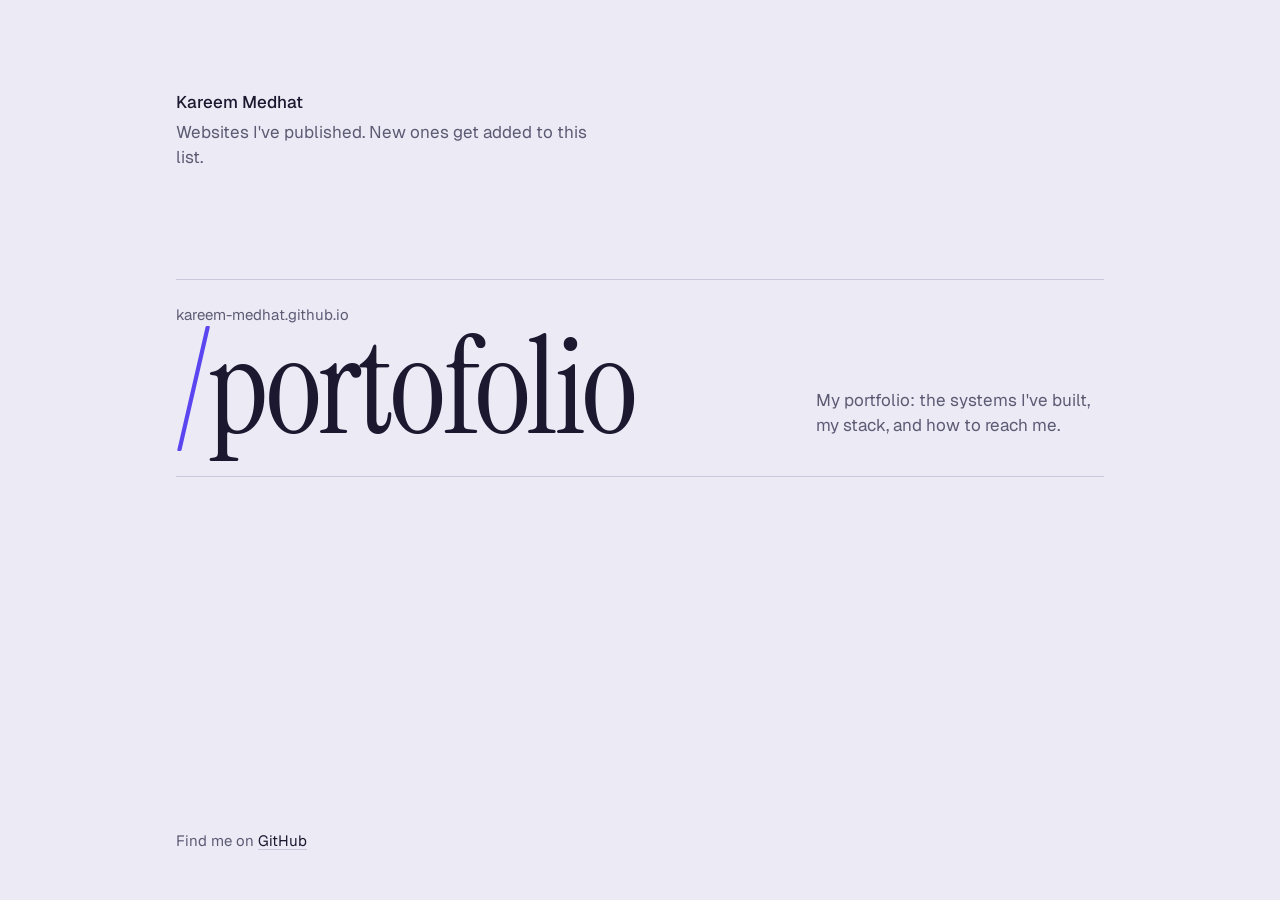
<file: index.html>
<!doctype html>
<html lang="en">
  <head>
    <meta charset="utf-8" />
    <meta name="viewport" content="width=device-width, initial-scale=1" />
    <title>Kareem Medhat — Sites</title>
    <meta name="description" content="Websites published by Kareem Medhat." />
    <meta name="author" content="Kareem Medhat" />
    <link rel="icon" href="portofolio/favicon.svg" type="image/svg+xml" />

    <script>
      // Same origin as the portfolio, so honour the theme a visitor already picked there.
      try {
        const stored = localStorage.getItem("theme");
        if (stored === "light" || stored === "dark") document.documentElement.dataset.theme = stored;
      } catch {
        // Storage can be blocked: the media query below covers the system preference.
      }
    </script>

    <link rel="preconnect" href="https://fonts.googleapis.com" />
    <link rel="preconnect" href="https://fonts.gstatic.com" crossorigin />
    <link
      href="https://fonts.googleapis.com/css2?family=Geist:wght@400;500&family=Instrument+Serif:ital@0;1&display=swap"
      rel="stylesheet"
    />

    <style>
      :root {
        color-scheme: light;
        --paper: #ecebf5;
        --ink: #1b1830;
        --ink-2: #5d5a74;
        --rule: #cbc8de;
        --violet: #5b45f0;

        --font-sans: "Geist", ui-sans-serif, system-ui, -apple-system, "Segoe UI", sans-serif;
        --font-serif: "Instrument Serif", ui-serif, Georgia, serif;
      }

      :root[data-theme="dark"] {
        color-scheme: dark;
        --paper: #15131f;
        --ink: #ecebf5;
        --ink-2: #9b98b0;
        --rule: #2e2b40;
        --violet: #a89bff;
      }

      @media (prefers-color-scheme: dark) {
        :root:not([data-theme="light"]) {
          color-scheme: dark;
          --paper: #15131f;
          --ink: #ecebf5;
          --ink-2: #9b98b0;
          --rule: #2e2b40;
          --violet: #a89bff;
        }
      }

      *,
      *::before,
      *::after {
        box-sizing: border-box;
      }

      html,
      body {
        margin: 0;
      }

      body {
        min-height: 100svh;
        display: flex;
        flex-direction: column;
        background: var(--paper);
        color: var(--ink);
        font-family: var(--font-sans);
        font-size: 1.0625rem;
        line-height: 1.5;
        -webkit-font-smoothing: antialiased;
      }

      .page {
        flex: 1;
        width: 100%;
        max-width: 64rem;
        margin: 0 auto;
        padding: clamp(3rem, 10vh, 7rem) clamp(1rem, 5vw, 3rem) 3rem;
        display: flex;
        flex-direction: column;
      }

      .intro h1 {
        margin: 0;
        font-size: 1.0625rem;
        font-weight: 500;
      }

      .intro p {
        margin: 0.25rem 0 0;
        max-width: 40ch;
        color: var(--ink-2);
      }

      .sites {
        list-style: none;
        margin: clamp(3rem, 12vh, 8rem) 0 0;
        padding: 0;
      }

      .site {
        border-top: 1px solid var(--rule);
      }

      .site:last-child {
        border-bottom: 1px solid var(--rule);
      }

      .site a {
        display: grid;
        grid-template-columns: minmax(0, 1fr) minmax(0, 18rem);
        align-items: end;
        gap: 0.5rem 2rem;
        padding: 1.5rem 0 1.75rem;
        color: inherit;
        text-decoration: none;
      }

      .site__url {
        display: flex;
        flex-direction: column;
        min-width: 0;
      }

      .site__host {
        font-size: 0.9375rem;
        color: var(--ink-2);
      }

      .site__path {
        font-family: var(--font-serif);
        font-weight: 400;
        font-size: clamp(3rem, 22vw, 8.5rem);
        line-height: 0.9;
        letter-spacing: -0.02em;
        overflow-wrap: anywhere;
        transition: transform 280ms cubic-bezier(0.2, 0.7, 0.2, 1);
      }

      .site__slash {
        display: inline-block;
        color: var(--violet);
        transition: transform 280ms cubic-bezier(0.2, 0.7, 0.2, 1);
      }

      .site__about {
        margin: 0;
        padding-bottom: 0.6rem;
        color: var(--ink-2);
        max-width: 30ch;
      }

      .site a:hover .site__path,
      .site a:focus-visible .site__path {
        transform: translateX(0.12em);
      }

      .site a:hover .site__slash,
      .site a:focus-visible .site__slash {
        transform: skewX(-14deg);
      }

      .site a:focus-visible {
        outline: 2px solid var(--violet);
        outline-offset: 4px;
      }

      .footer {
        margin-top: auto;
        padding-top: 4rem;
        font-size: 0.9375rem;
        color: var(--ink-2);
      }

      .footer a {
        color: var(--ink);
        text-underline-offset: 0.2em;
        text-decoration-color: var(--rule);
      }

      .footer a:hover {
        text-decoration-color: var(--violet);
      }

      .footer a:focus-visible {
        outline: 2px solid var(--violet);
        outline-offset: 2px;
        border-radius: 2px;
      }

      @media (max-width: 40rem) {
        .site a {
          grid-template-columns: minmax(0, 1fr);
        }

        .site__about {
          padding-bottom: 0;
        }
      }

      @media (prefers-reduced-motion: reduce) {
        .site__path,
        .site__slash {
          transition: none;
        }
      }
    </style>
  </head>

  <body>
    <main class="page">
      <header class="intro">
        <h1>Kareem Medhat</h1>
        <p>Websites I've published. New ones get added to this list.</p>
      </header>

      <ul class="sites">
        <li class="site">
          <a href="portofolio/">
            <span class="site__url">
              <span class="site__host">kareem-medhat.github.io</span>
              <span class="site__path"><span class="site__slash">/</span>portofolio</span>
            </span>
            <p class="site__about">My portfolio: the systems I've built, my stack, and how to reach me.</p>
          </a>
        </li>
      </ul>

      <footer class="footer">
        Find me on <a href="https://github.com/Kareem-Medhat" target="_blank" rel="noopener">GitHub</a>
      </footer>
    </main>
  </body>
</html>
</file>
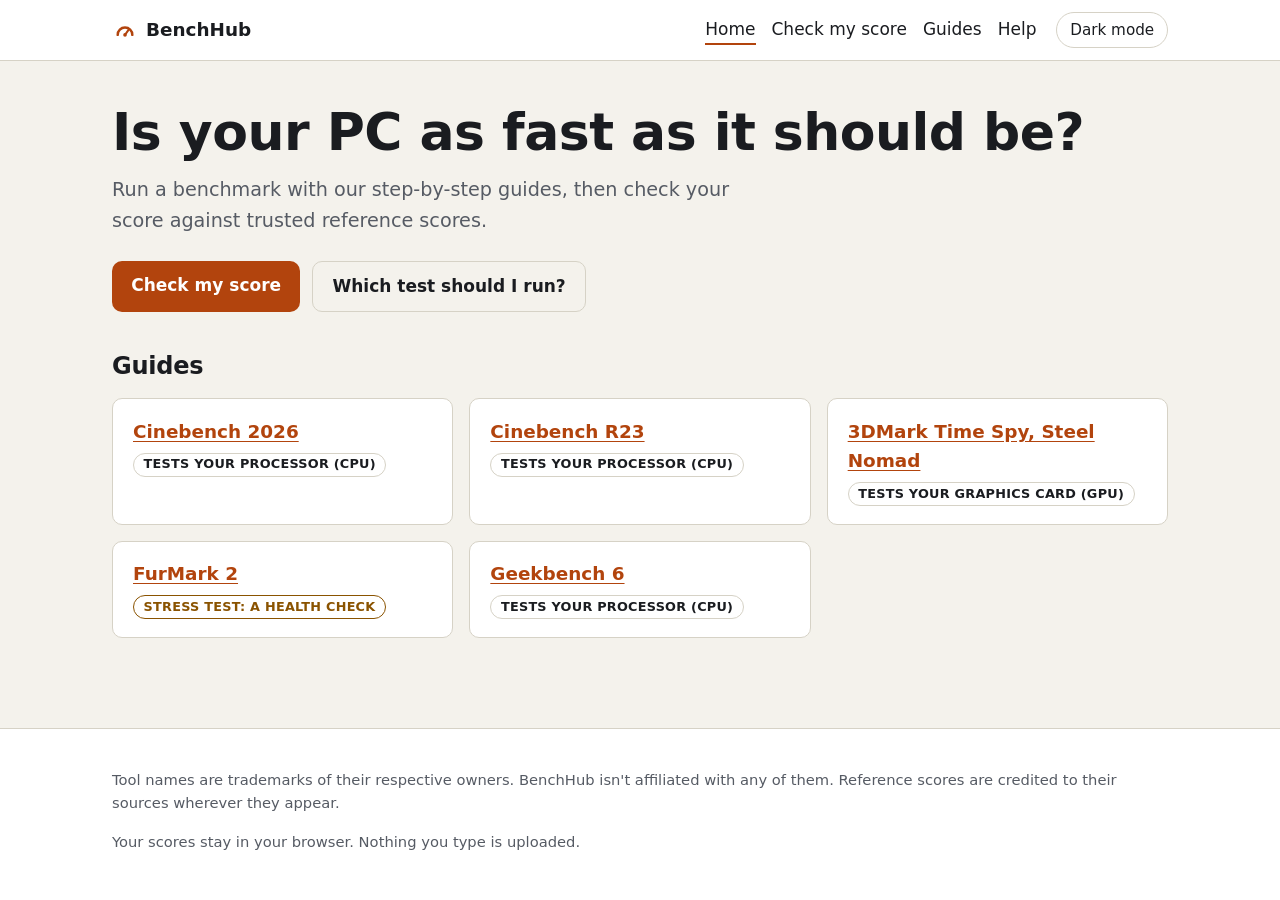
<file: benchhub/index.html>
<!doctype html>
<html lang="en">
  <head>
    <meta charset="utf-8" />
    <meta name="viewport" content="width=device-width, initial-scale=1" />
    <title>Is my PC score normal?</title>
    <meta name="description" content="Beginner guides for PC benchmarks, plus a checker that compares your score with reference scores from trusted sources." />
    <link rel="icon" href="./assets/favicon.svg" type="image/svg+xml" />
    <link rel="stylesheet" href="./css/style.css" />
    <script>
      // Applied before first paint so a chosen theme doesn't flash.
      try {
        const stored = localStorage.getItem("theme");
        if (stored === "light" || stored === "dark") document.documentElement.dataset.theme = stored;
      } catch {
        // Storage can be blocked: the prefers-color-scheme rules in style.css still apply.
      }
    </script>
    <script type="module" src="./js/ui.js"></script>
    <script type="module" src="./js/guide-list.js"></script>
  </head>
  <body>
    <a class="skip-link" href="#main">Skip to content</a>
    <header class="site-header">
      <div class="wrap header-inner">
        <a class="brand" href="./index.html"><svg width="26" height="26" viewBox="0 0 32 32" aria-hidden="true" focusable="false"><path d="M7 22a9 9 0 1 1 18 0" fill="none" stroke="currentColor" stroke-width="3" stroke-linecap="round"/><path d="M16 22l5-7" stroke="currentColor" stroke-width="2.5" stroke-linecap="round"/><circle cx="16" cy="22" r="2.2" fill="currentColor"/></svg><span data-site-name>Home</span></a>
        <nav class="site-nav" aria-label="Main">
          <ul>
          <li><a href="./index.html" aria-current="page">Home</a></li>
          <li><a href="./check.html">Check my score</a></li>
          <li><a href="./guides/index.html">Guides</a></li>
          <li><a href="./help.html">Help</a></li>
          </ul>
        </nav>
        <button type="button" class="theme-toggle" data-theme-toggle aria-pressed="false">Dark mode</button>
      </div>
    </header>

    <main id="main" class="wrap">
      <h1>Is your PC as fast as it should be?</h1>
      <p class="lede">Run a benchmark with our step-by-step guides, then check your score against trusted reference scores.</p>
      <p class="actions">
        <a class="button" href="./check.html">Check my score</a>
        <a class="button button--ghost" href="./guides/index.html#which-test">Which test should I run?</a>
      </p>

      <h2>Guides</h2>
      <ul class="guide-list" data-guide-list aria-live="polite"></ul>
      <noscript><p><a href="./guides/index.html">See all guides</a></p></noscript>
    </main>

    <footer class="site-footer">
      <div class="wrap">
        <p>
          Tool names are trademarks of their respective owners. <span data-site-name>This site</span> isn't
          affiliated with any of them. Reference scores are credited to their sources wherever they appear.
        </p>
        <p>Your scores stay in your browser. Nothing you type is uploaded.</p>
      </div>
    </footer>
  </body>
</html>
</file>
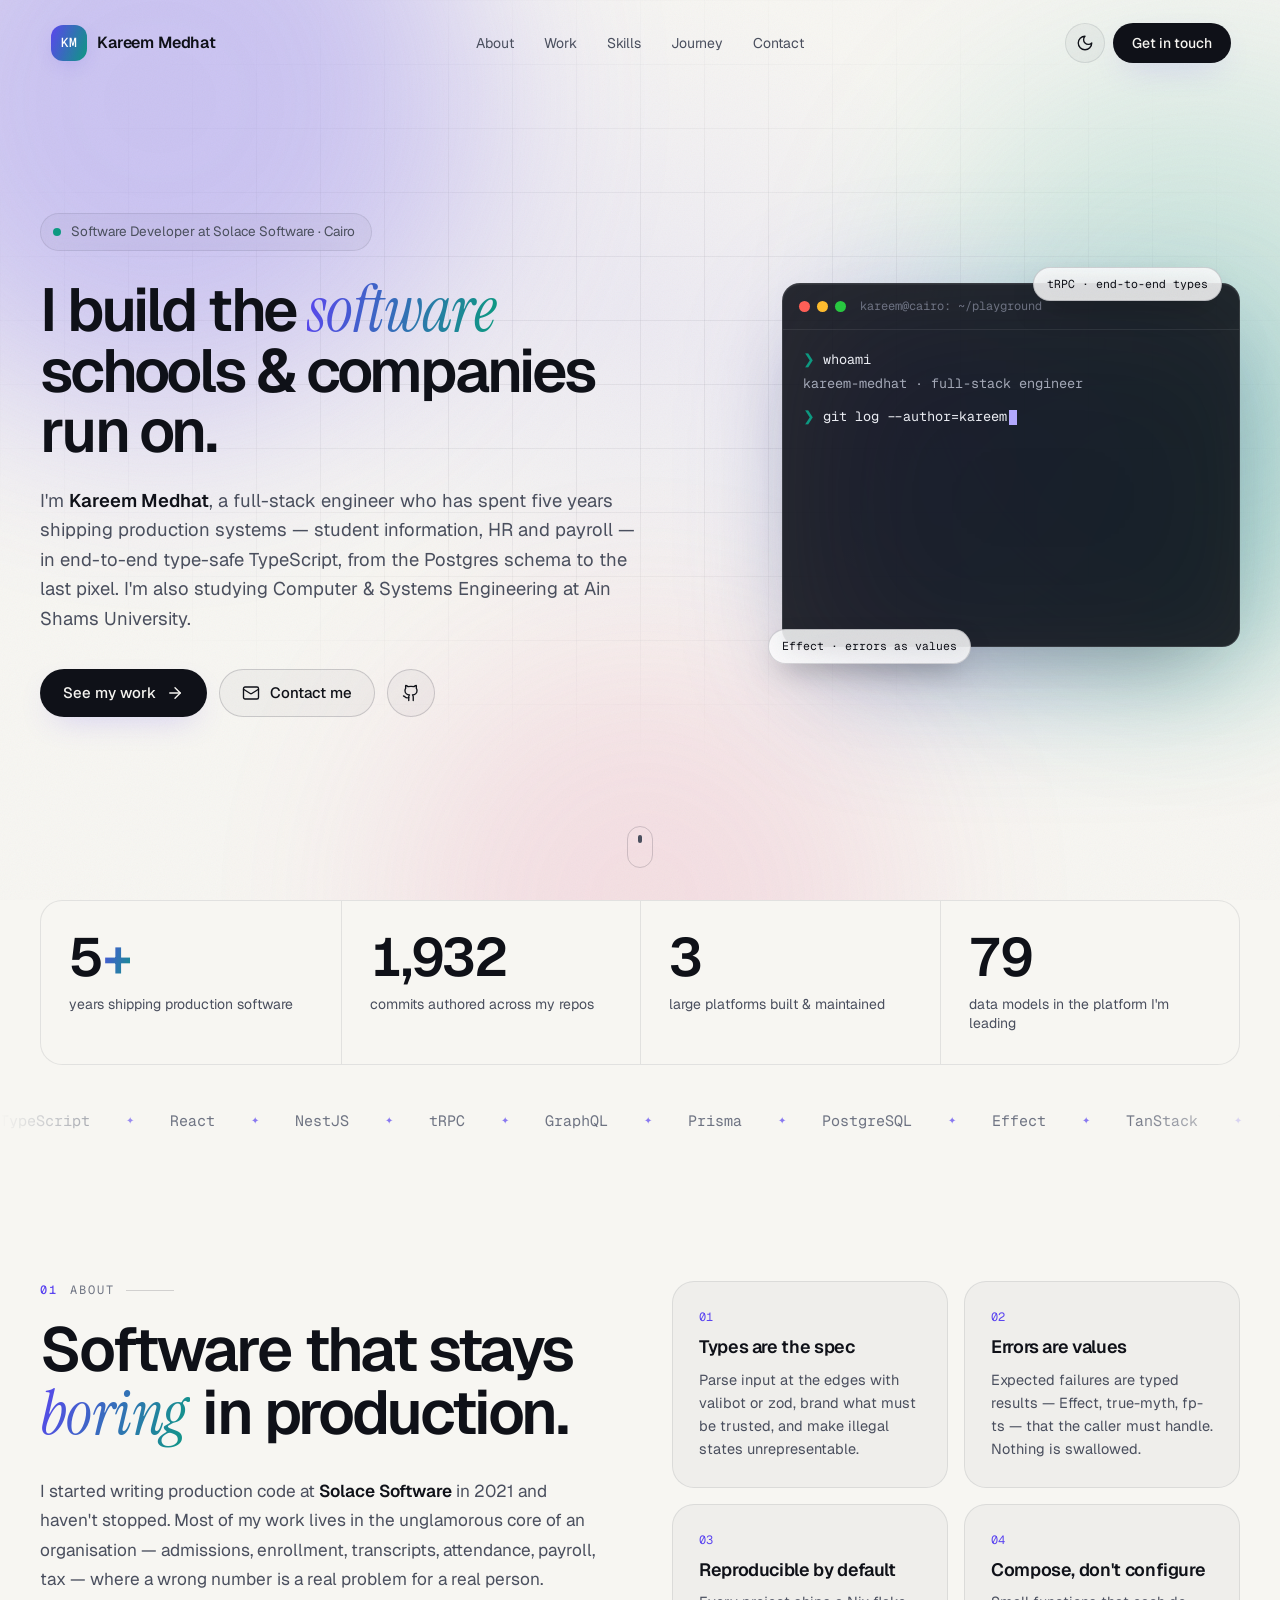
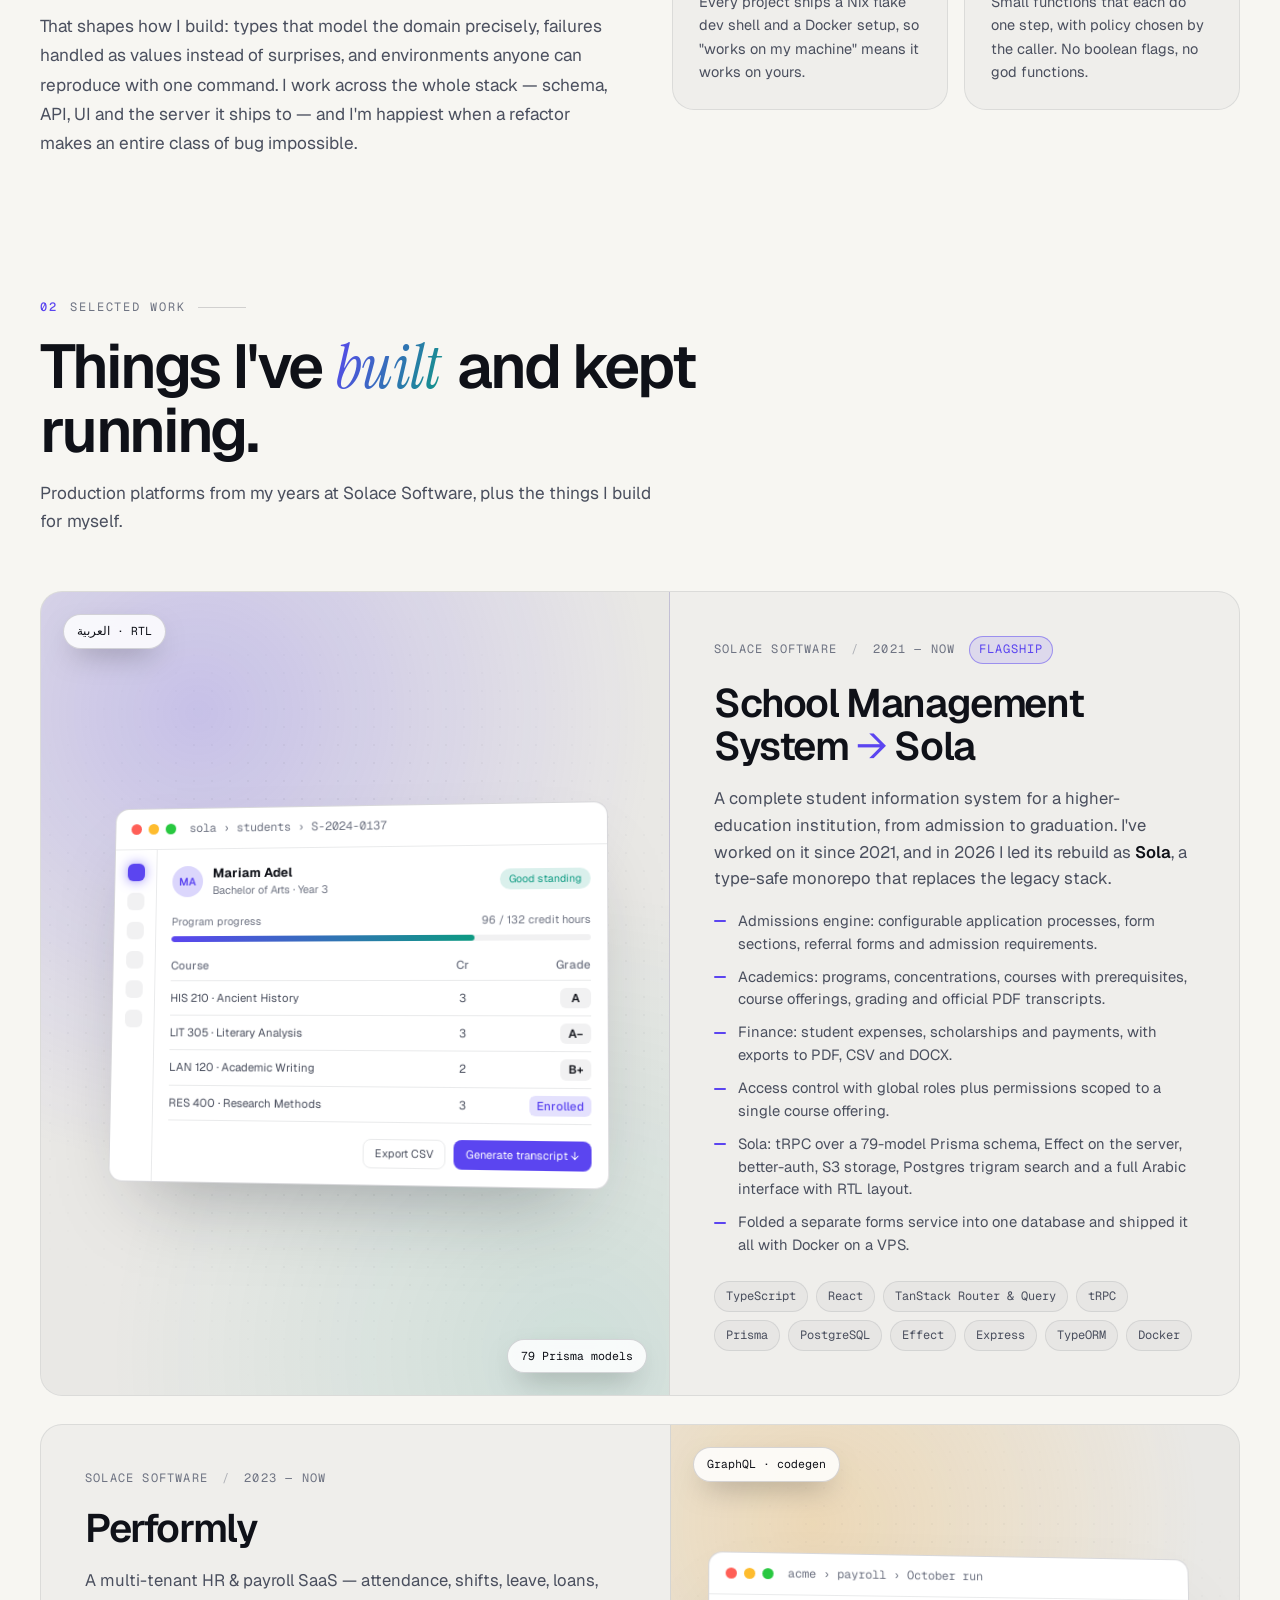
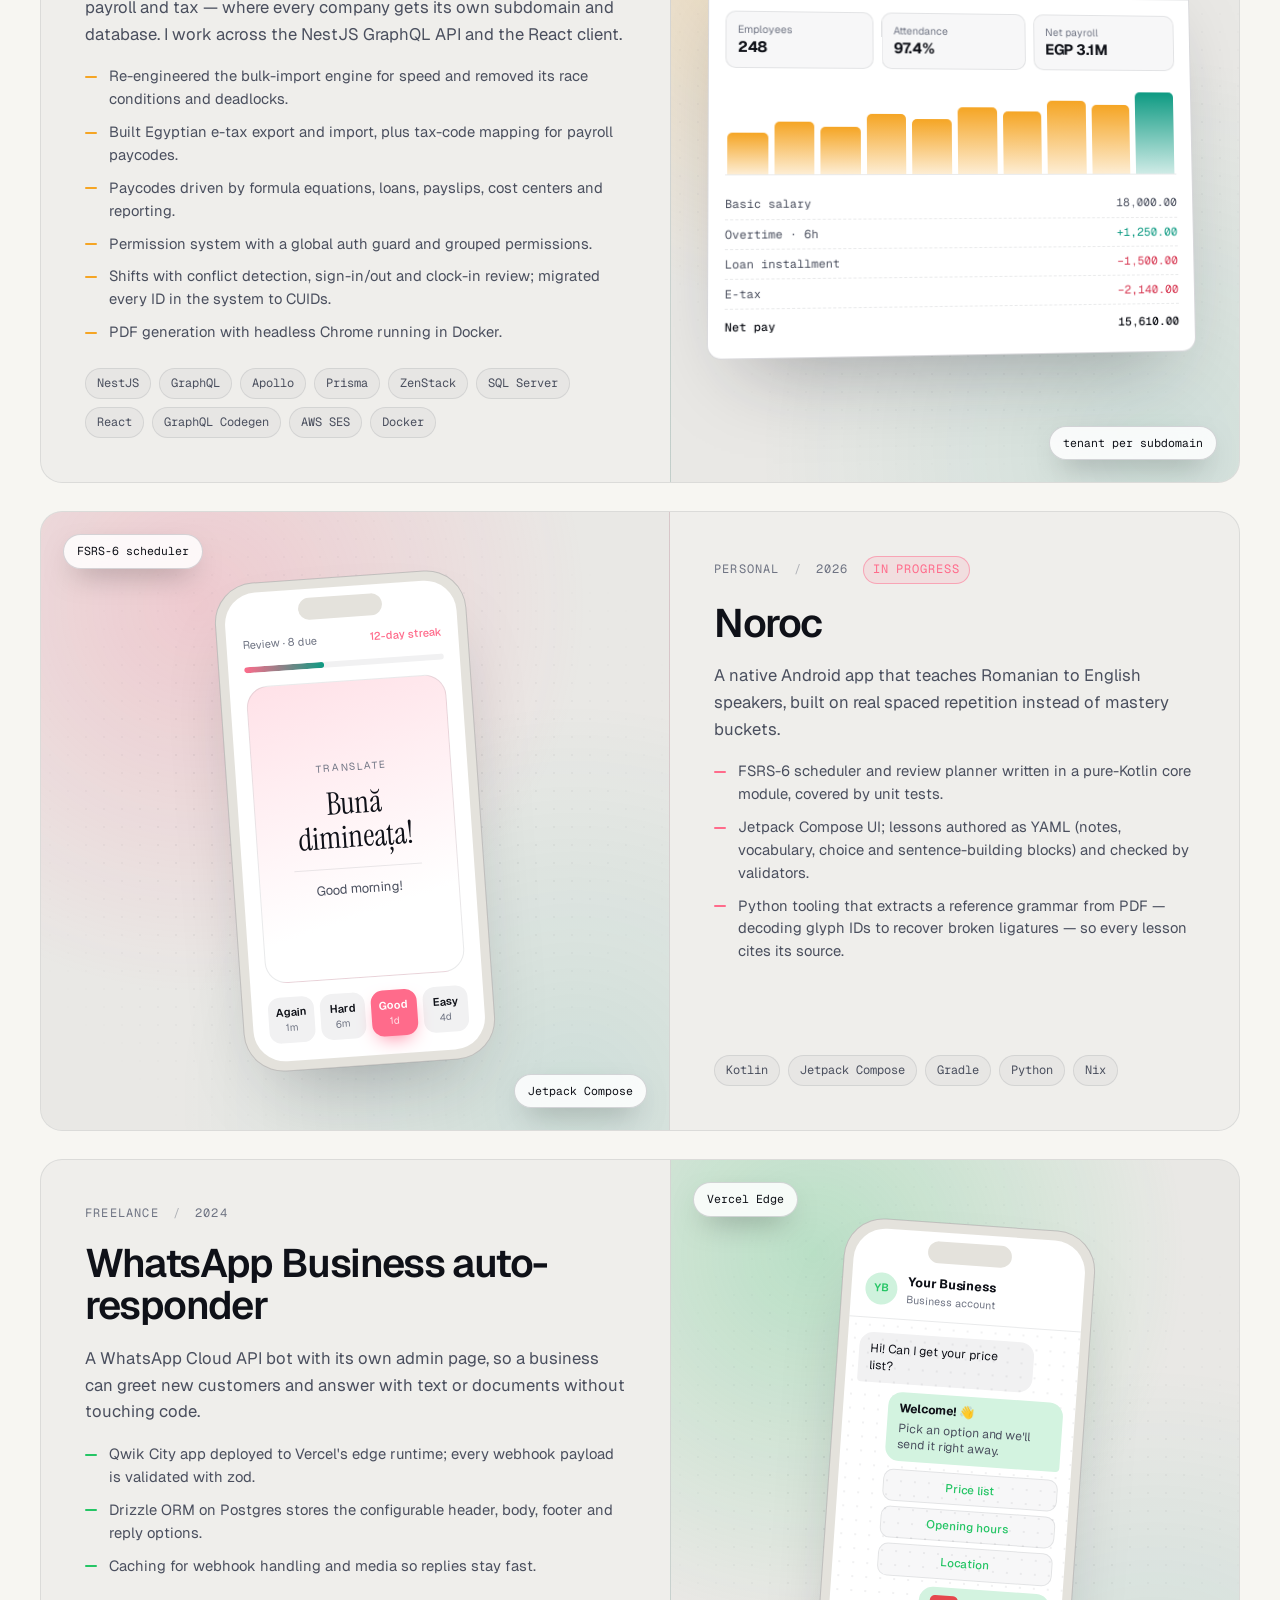
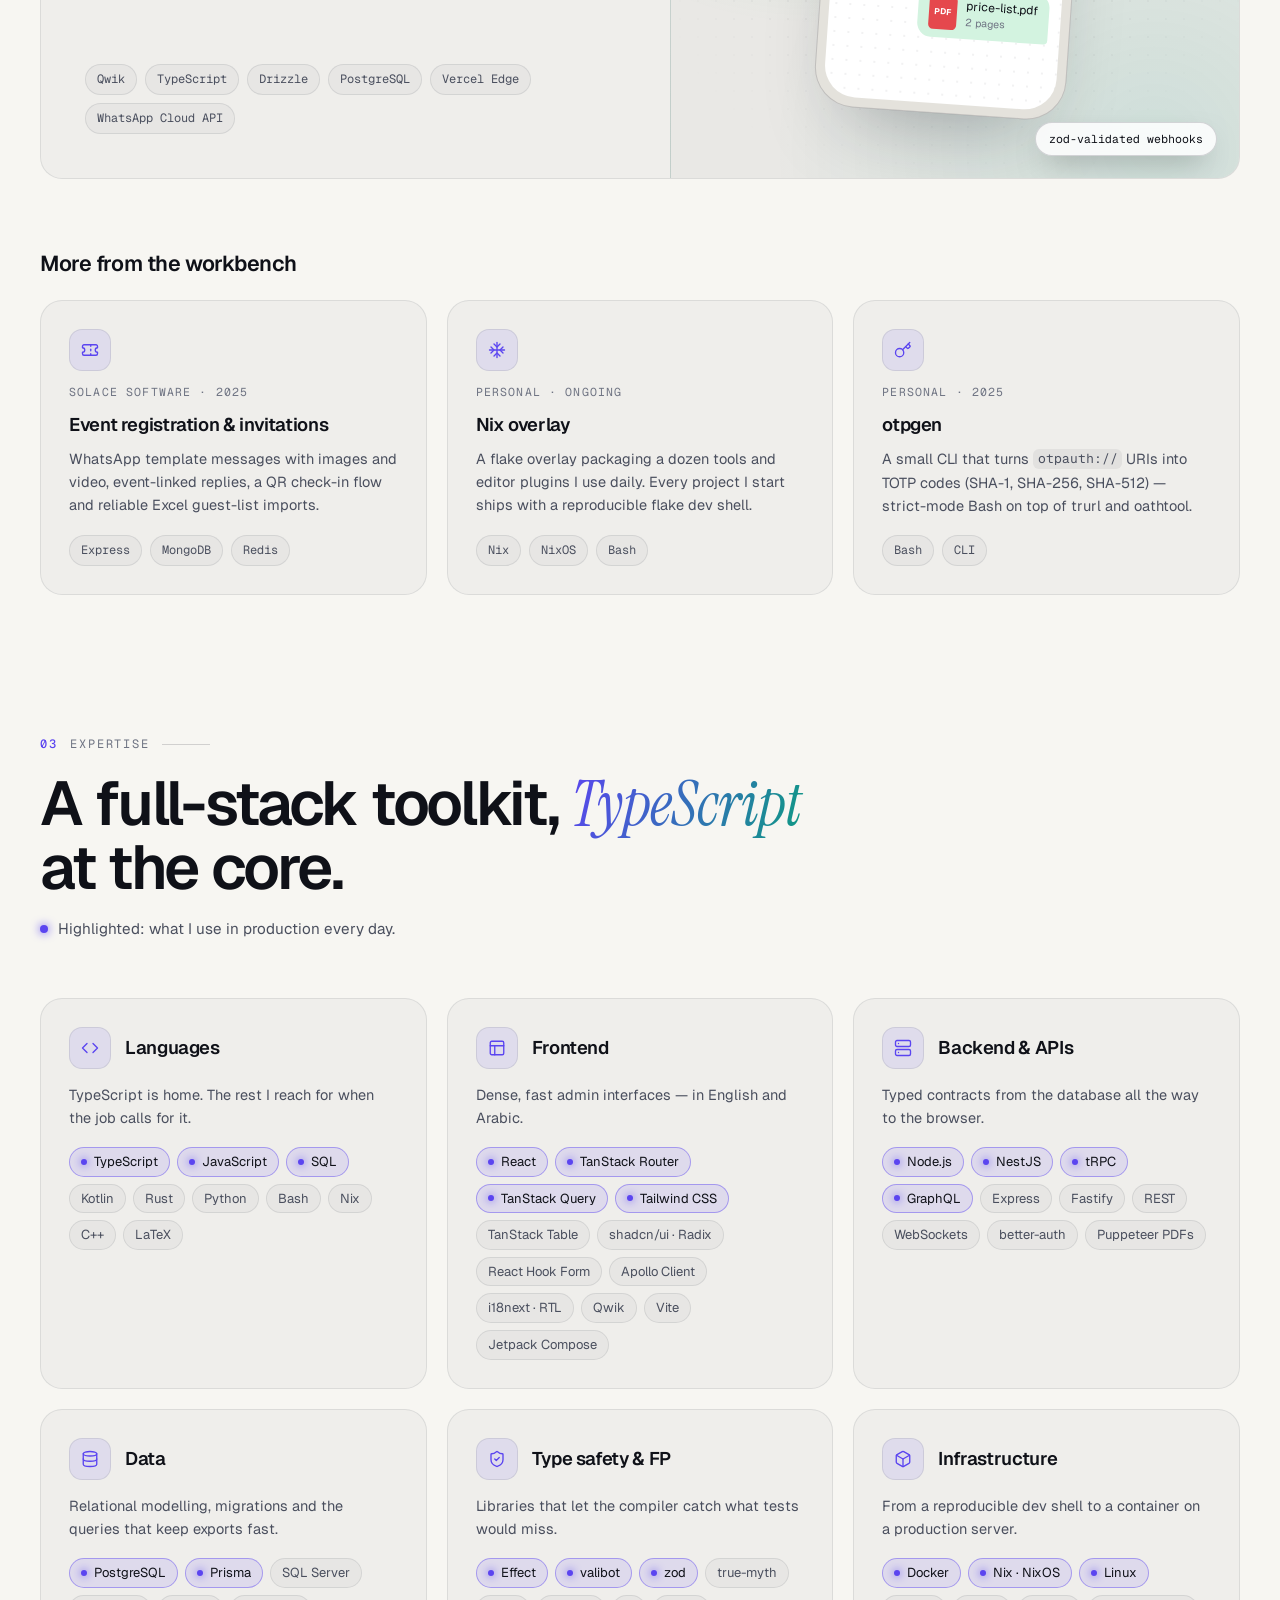
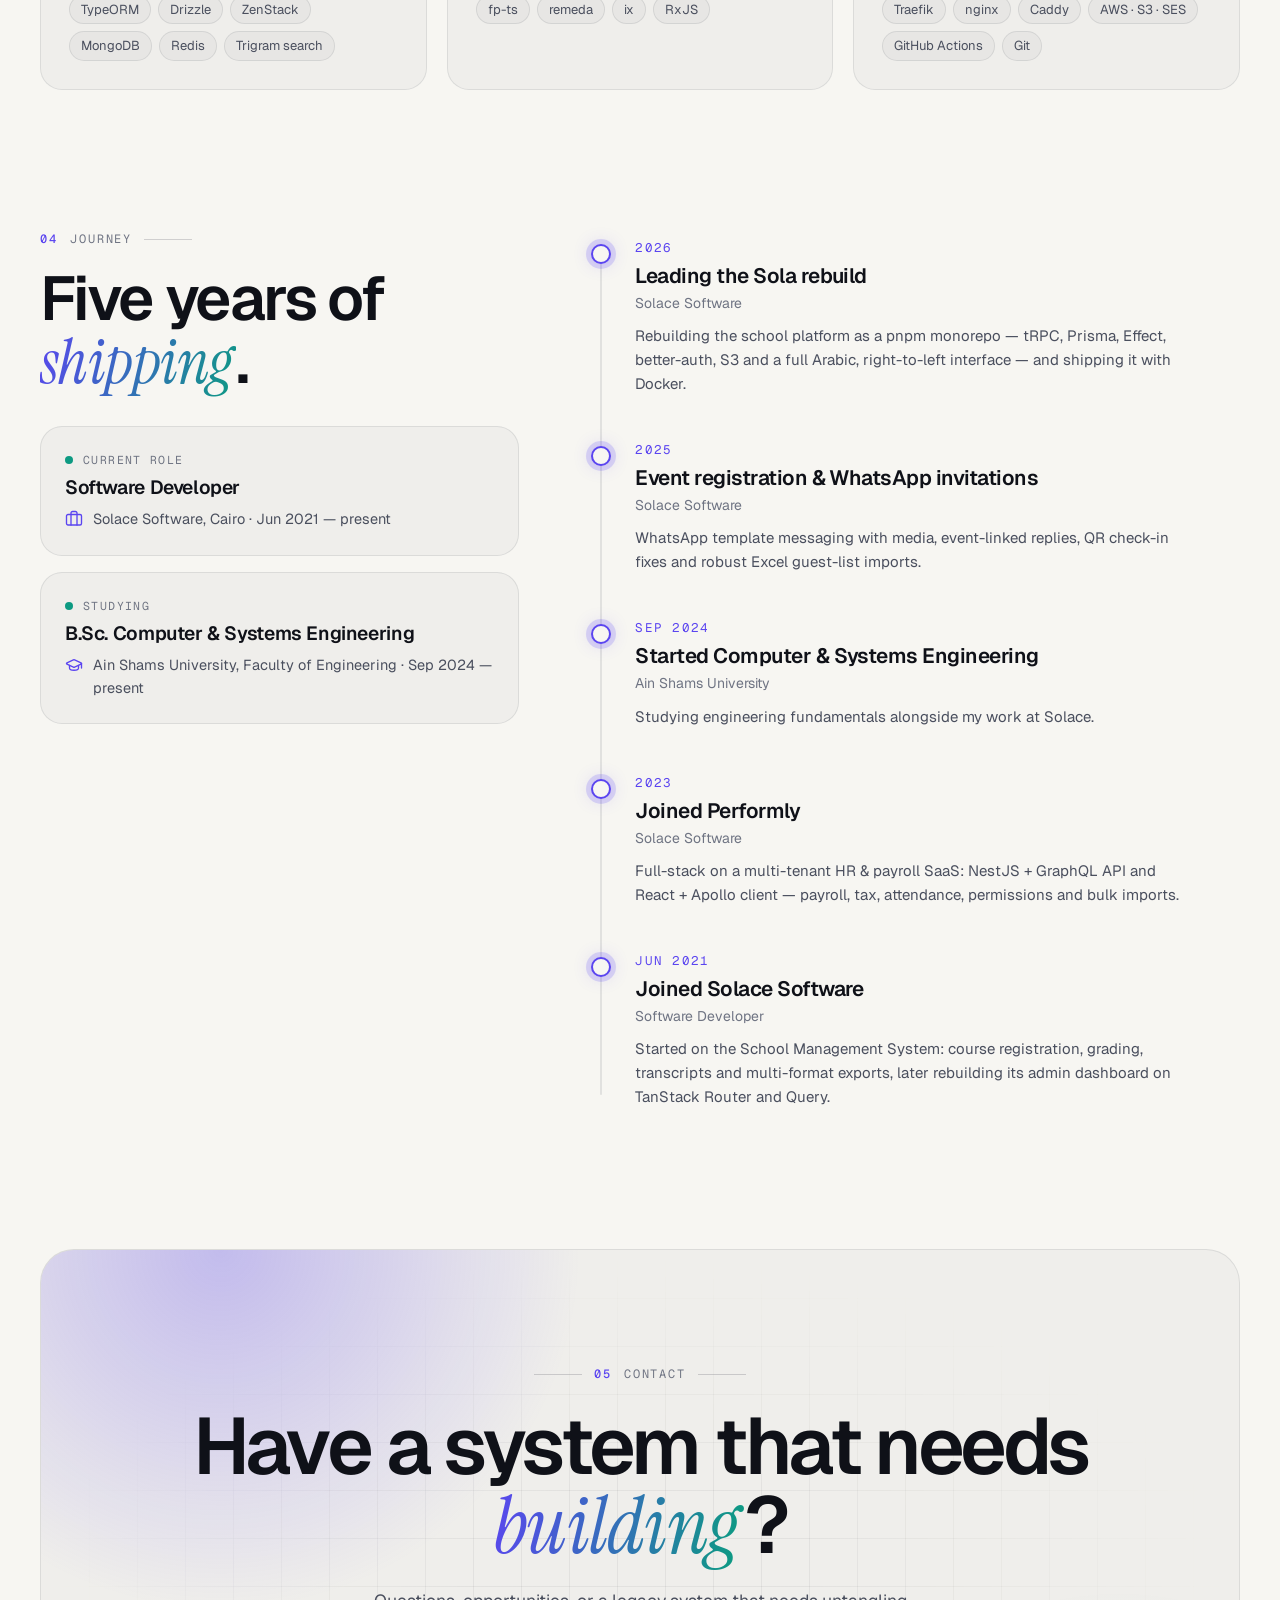
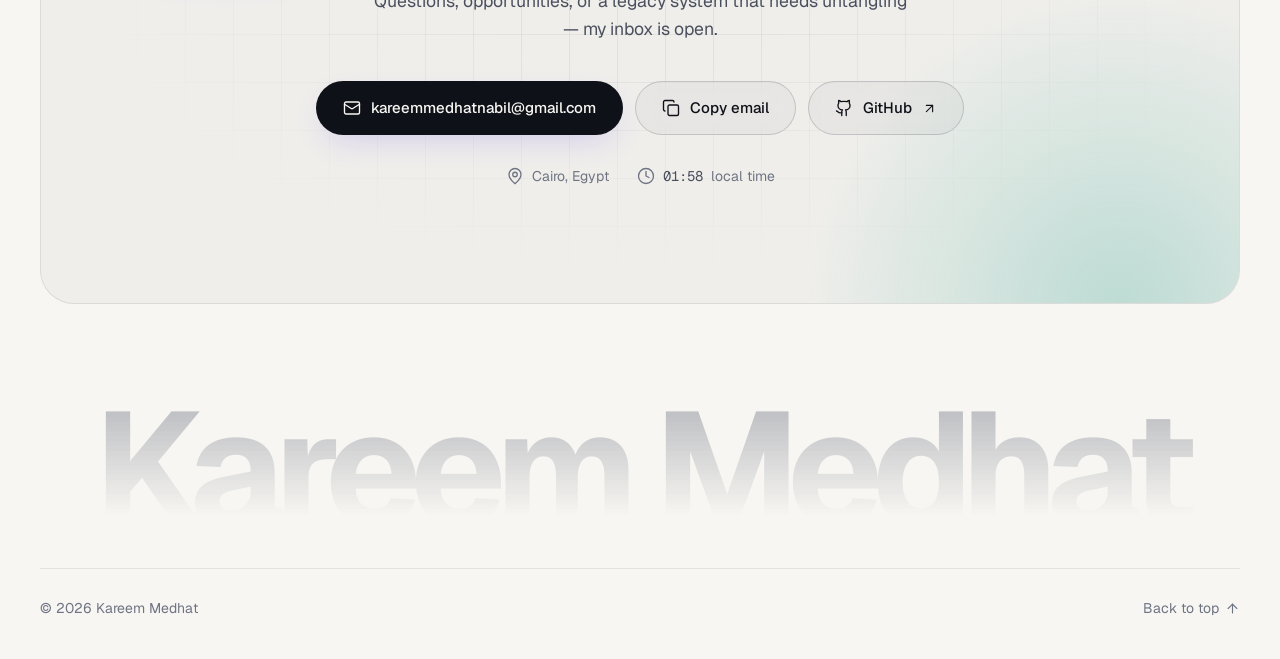
<file: portofolio/index.html>
<!doctype html>
<html lang="en">
  <head>
    <meta charset="utf-8" />
    <meta name="viewport" content="width=device-width, initial-scale=1" />
    <title>Kareem Medhat — Full-stack Software Engineer</title>
    <meta
      name="description"
      content="Kareem Medhat is a full-stack software engineer in Cairo building type-safe production systems — student information, HR and payroll — with TypeScript, React, NestJS, tRPC, Prisma and PostgreSQL."
    />
    <meta name="author" content="Kareem Medhat" />
    <meta property="og:type" content="website" />
    <meta property="og:title" content="Kareem Medhat — Full-stack Software Engineer" />
    <meta
      property="og:description"
      content="Five years shipping type-safe production systems in TypeScript, from Postgres schema to pixel."
    />
    <meta name="theme-color" content="#07080d" />
    <link rel="icon" href="favicon.svg" type="image/svg+xml" />

    <script>
      document.documentElement.classList.add("js");
      document.documentElement.dataset.theme = (() => {
        try {
          const stored = localStorage.getItem("theme");
          if (stored === "light" || stored === "dark") return stored;
        } catch {
          // Storage can be blocked (private mode, strict settings): fall back to the system preference.
        }
        return matchMedia("(prefers-color-scheme: light)").matches ? "light" : "dark";
      })();
    </script>

    <link rel="preconnect" href="https://fonts.googleapis.com" />
    <link rel="preconnect" href="https://fonts.gstatic.com" crossorigin />
    <link
      href="https://fonts.googleapis.com/css2?family=Geist:wght@300..700&family=Geist+Mono:wght@400;500&family=Instrument+Serif:ital@0;1&display=swap"
      rel="stylesheet"
    />
    <link rel="stylesheet" href="styles.css" />
    <script src="main.js" defer></script>
  </head>

  <body>
    <svg class="sprite" aria-hidden="true">
      <symbol id="i-arrow-right" viewBox="0 0 24 24"><path d="M5 12h14" /><path d="m12 5 7 7-7 7" /></symbol>
      <symbol id="i-arrow-up-right" viewBox="0 0 24 24"><path d="M7 7h10v10" /><path d="M7 17 17 7" /></symbol>
      <symbol id="i-arrow-up" viewBox="0 0 24 24"><path d="m5 12 7-7 7 7" /><path d="M12 19V5" /></symbol>
      <symbol id="i-mail" viewBox="0 0 24 24"><rect width="20" height="16" x="2" y="4" rx="2" /><path d="m22 7-8.97 5.7a1.94 1.94 0 0 1-2.06 0L2 7" /></symbol>
      <symbol id="i-copy" viewBox="0 0 24 24"><rect width="14" height="14" x="8" y="8" rx="2" ry="2" /><path d="M4 16c-1.1 0-2-.9-2-2V4c0-1.1.9-2 2-2h10c1.1 0 2 .9 2 2" /></symbol>
      <symbol id="i-check" viewBox="0 0 24 24"><path d="M20 6 9 17l-5-5" /></symbol>
      <symbol id="i-sun" viewBox="0 0 24 24"><circle cx="12" cy="12" r="4" /><path d="M12 2v2" /><path d="M12 20v2" /><path d="m4.93 4.93 1.41 1.41" /><path d="m17.66 17.66 1.41 1.41" /><path d="M2 12h2" /><path d="M20 12h2" /><path d="m6.34 17.66-1.41 1.41" /><path d="m19.07 4.93-1.41 1.41" /></symbol>
      <symbol id="i-moon" viewBox="0 0 24 24"><path d="M12 3a6 6 0 0 0 9 9 9 9 0 1 1-9-9Z" /></symbol>
      <symbol id="i-menu" viewBox="0 0 24 24"><path d="M4 7h16" /><path d="M4 12h16" /><path d="M4 17h16" /></symbol>
      <symbol id="i-github" viewBox="0 0 24 24"><path d="M15 22v-4a4.8 4.8 0 0 0-1-3.5c3 0 6-2 6-5.5.08-1.25-.27-2.48-1-3.5.28-1.15.28-2.35 0-3.5 0 0-1 0-3 1.5-2.64-.5-5.36-.5-8 0C6 2 5 2 5 2c-.3 1.15-.3 2.35 0 3.5A5.403 5.403 0 0 0 4 9c0 3.5 3 5.5 6 5.5-.39.49-.68 1.05-.85 1.65-.17.6-.22 1.23-.15 1.85v4" /><path d="M9 18c-4.51 2-5-2-7-2" /></symbol>
      <symbol id="i-pin" viewBox="0 0 24 24"><path d="M20 10c0 4.993-5.539 10.193-7.399 11.799a1 1 0 0 1-1.202 0C9.539 20.193 4 14.993 4 10a8 8 0 0 1 16 0" /><circle cx="12" cy="10" r="3" /></symbol>
      <symbol id="i-clock" viewBox="0 0 24 24"><circle cx="12" cy="12" r="10" /><path d="M12 6v6l4 2" /></symbol>
      <symbol id="i-code" viewBox="0 0 24 24"><path d="m16 18 6-6-6-6" /><path d="m8 6-6 6 6 6" /></symbol>
      <symbol id="i-layout" viewBox="0 0 24 24"><rect width="18" height="18" x="3" y="3" rx="2" /><path d="M3 9h18" /><path d="M9 21V9" /></symbol>
      <symbol id="i-server" viewBox="0 0 24 24"><rect width="20" height="8" x="2" y="2" rx="2" /><rect width="20" height="8" x="2" y="14" rx="2" /><path d="M6 6h.01" /><path d="M6 18h.01" /></symbol>
      <symbol id="i-database" viewBox="0 0 24 24"><ellipse cx="12" cy="5" rx="9" ry="3" /><path d="M3 5v14a9 3 0 0 0 18 0V5" /><path d="M3 12a9 3 0 0 0 18 0" /></symbol>
      <symbol id="i-shield" viewBox="0 0 24 24"><path d="M20 13c0 5-3.5 7.5-7.66 8.95a1 1 0 0 1-.67-.01C7.5 20.5 4 18 4 13V6a1 1 0 0 1 1-1c2 0 4.5-1.2 6.24-2.72a1.17 1.17 0 0 1 1.52 0C14.51 3.81 17 5 19 5a1 1 0 0 1 1 1z" /><path d="m9 12 2 2 4-4" /></symbol>
      <symbol id="i-box" viewBox="0 0 24 24"><path d="M21 8a2 2 0 0 0-1-1.73l-7-4a2 2 0 0 0-2 0l-7 4A2 2 0 0 0 3 8v8a2 2 0 0 0 1 1.73l7 4a2 2 0 0 0 2 0l7-4A2 2 0 0 0 21 16Z" /><path d="m3.3 7 8.7 5 8.7-5" /><path d="M12 22V12" /></symbol>
      <symbol id="i-snowflake" viewBox="0 0 24 24"><path d="M2 12h20" /><path d="M12 2v20" /><path d="m20 16-4-4 4-4" /><path d="m4 8 4 4-4 4" /><path d="m16 4-4 4-4-4" /><path d="m8 20 4-4 4 4" /></symbol>
      <symbol id="i-key" viewBox="0 0 24 24"><path d="m15.5 7.5 2.3 2.3a1 1 0 0 0 1.4 0l2.1-2.1a1 1 0 0 0 0-1.4L19 4" /><path d="m21 2-9.6 9.6" /><circle cx="7.5" cy="15.5" r="5.5" /></symbol>
      <symbol id="i-ticket" viewBox="0 0 24 24"><path d="M2 9a3 3 0 0 1 0 6v2a2 2 0 0 0 2 2h16a2 2 0 0 0 2-2v-2a3 3 0 0 1 0-6V7a2 2 0 0 0-2-2H4a2 2 0 0 0-2 2Z" /><path d="M13 5v2" /><path d="M13 17v2" /><path d="M13 11v2" /></symbol>
      <symbol id="i-briefcase" viewBox="0 0 24 24"><path d="M16 20V4a2 2 0 0 0-2-2h-4a2 2 0 0 0-2 2v16" /><rect width="20" height="14" x="2" y="6" rx="2" /></symbol>
      <symbol id="i-cap" viewBox="0 0 24 24"><path d="M21.42 10.922a1 1 0 0 0-.019-1.838L12.83 5.18a2 2 0 0 0-1.66 0L2.6 9.08a1 1 0 0 0 0 1.832l8.57 3.908a2 2 0 0 0 1.66 0z" /><path d="M22 10v6" /><path d="M6 12.5V16a6 3 0 0 0 12 0v-3.5" /></symbol>
    </svg>

    <a class="skip-link" href="#main">Skip to content</a>
    <div class="scroll-progress" aria-hidden="true"></div>

    <header class="nav">
      <a class="nav__brand" href="#top" aria-label="Kareem Medhat, back to top">
        <span class="brand-mark" aria-hidden="true">KM</span>
        <span class="nav__name">Kareem Medhat</span>
      </a>

      <nav aria-label="Primary">
        <ul class="nav__links" id="nav-links">
          <li><a href="#about">About</a></li>
          <li><a href="#work">Work</a></li>
          <li><a href="#skills">Skills</a></li>
          <li><a href="#journey">Journey</a></li>
          <li><a href="#contact">Contact</a></li>
        </ul>
      </nav>

      <div class="nav__actions">
        <button class="icon-btn" type="button" data-theme-toggle aria-label="Toggle colour theme">
          <svg class="icon icon--sun"><use href="#i-sun" /></svg>
          <svg class="icon icon--moon"><use href="#i-moon" /></svg>
        </button>
        <a class="btn btn--small btn--primary nav__cta" href="#contact">Get in touch</a>
        <button
          class="icon-btn nav__menu-btn"
          type="button"
          data-menu-button
          aria-label="Open menu"
          aria-controls="nav-links"
          aria-expanded="false"
        >
          <svg class="icon"><use href="#i-menu" /></svg>
        </button>
      </div>
    </header>

    <main id="main">
      <!-- Hero -->
      <section class="hero" id="top">
        <div class="hero__bg" aria-hidden="true">
          <div class="aurora aurora--1"></div>
          <div class="aurora aurora--2"></div>
          <div class="aurora aurora--3"></div>
          <div class="hero__grid"></div>
          <div class="hero__spotlight"></div>
        </div>

        <div class="container hero__inner">
          <div class="hero__copy">
            <p class="pill">
              <span class="pill__dot" aria-hidden="true"></span>
              Software Developer at Solace Software · Cairo
            </p>

            <h1 class="hero__title">
              <span class="line">I build the <em class="gradient-text">software</em></span>
              <span class="line">schools &amp; companies</span>
              <span class="line">run on.</span>
            </h1>

            <p class="hero__lead">
              I'm <strong>Kareem Medhat</strong>, a full-stack engineer who has spent five years shipping
              production systems — student information, HR and payroll — in end-to-end type-safe TypeScript,
              from the Postgres schema to the last pixel. I'm also studying Computer &amp; Systems Engineering at
              Ain Shams University.
            </p>

            <div class="hero__actions">
              <a class="btn btn--primary" href="#work">
                See my work
                <svg class="icon"><use href="#i-arrow-right" /></svg>
              </a>
              <a class="btn" href="#contact">
                <svg class="icon"><use href="#i-mail" /></svg>
                Contact me
              </a>
              <a
                class="icon-btn icon-btn--lg"
                href="https://github.com/Kareem-Medhat"
                target="_blank"
                rel="noopener"
                aria-label="Kareem Medhat on GitHub"
              >
                <svg class="icon"><use href="#i-github" /></svg>
              </a>
            </div>
          </div>

          <div class="hero__visual">
            <div class="terminal" aria-hidden="true">
              <div class="terminal__bar">
                <span class="dots"><i></i><i></i><i></i></span>
                <span class="terminal__title">kareem@cairo: ~/playground</span>
              </div>
              <div class="terminal__body">
                <p class="term__line term__line--cmd"><span class="term__prompt">❯</span> <span class="term__cmd">whoami</span></p>
                <p class="term__line term__line--out">kareem-medhat · full-stack engineer</p>
                <p class="term__line term__line--cmd"><span class="term__prompt">❯</span> <span class="term__cmd">git log --author=kareem --oneline | wc -l</span></p>
                <p class="term__line term__line--out"><span class="term__num">1940</span></p>
                <p class="term__line term__line--cmd"><span class="term__prompt">❯</span> <span class="term__cmd">cat stack.txt</span></p>
                <p class="term__line term__line--out">typescript · react · nestjs · trpc · graphql</p>
                <p class="term__line term__line--out">prisma · postgres · effect · docker · nix</p>
                <p class="term__line term__line--cmd"><span class="term__prompt">❯</span> <span class="term__cmd">nix develop</span></p>
                <p class="term__line term__line--out"><span class="term__ok">✓</span> reproducible dev shell ready</p>
                <p class="term__line term__line--cmd"><span class="term__prompt">❯</span> <span class="term__cmd"></span><span class="caret"></span></p>
              </div>
            </div>
            <span class="float-badge float-badge--hero-a">tRPC · end-to-end types</span>
            <span class="float-badge float-badge--hero-b">Effect · errors as values</span>
          </div>
        </div>

        <a class="scroll-cue" href="#about" aria-label="Scroll to About">
          <span></span>
        </a>
      </section>

      <!-- Stats -->
      <section class="container stats-wrap" aria-label="At a glance">
        <dl class="stats reveal">
          <div class="stat">
            <dt class="stat__label">years shipping production software</dt>
            <dd class="stat__value"><span data-count="5">5</span><span class="stat__suffix">+</span></dd>
          </div>
          <div class="stat">
            <dt class="stat__label">commits authored across my repos</dt>
            <dd class="stat__value"><span data-count="1940">1,940</span></dd>
          </div>
          <div class="stat">
            <dt class="stat__label">large platforms built &amp; maintained</dt>
            <dd class="stat__value"><span data-count="3">3</span></dd>
          </div>
          <div class="stat">
            <dt class="stat__label">data models in the platform I'm leading</dt>
            <dd class="stat__value"><span data-count="79">79</span></dd>
          </div>
        </dl>
      </section>

      <!-- Tech marquee -->
      <div class="marquee" aria-hidden="true">
        <div class="marquee__track">
          <ul class="marquee__list">
            <li>TypeScript</li><li>React</li><li>NestJS</li><li>tRPC</li><li>GraphQL</li><li>Prisma</li>
            <li>PostgreSQL</li><li>Effect</li><li>TanStack</li><li>Tailwind CSS</li><li>Node.js</li>
            <li>Docker</li><li>Nix</li><li>Kotlin</li><li>Rust</li><li>SQL Server</li><li>Drizzle</li><li>AWS</li>
          </ul>
          <ul class="marquee__list">
            <li>TypeScript</li><li>React</li><li>NestJS</li><li>tRPC</li><li>GraphQL</li><li>Prisma</li>
            <li>PostgreSQL</li><li>Effect</li><li>TanStack</li><li>Tailwind CSS</li><li>Node.js</li>
            <li>Docker</li><li>Nix</li><li>Kotlin</li><li>Rust</li><li>SQL Server</li><li>Drizzle</li><li>AWS</li>
          </ul>
        </div>
      </div>

      <!-- About -->
      <section class="section" id="about">
        <div class="container about">
          <div class="about__intro">
            <header class="section-head reveal">
              <p class="eyebrow"><b>01</b> About</p>
              <h2 class="section-title">Software that stays <em>boring</em> in production.</h2>
            </header>
            <div class="prose reveal" style="--delay: 120ms">
              <p>
                I started writing production code at <strong>Solace Software</strong> in 2021 and haven't stopped.
                Most of my work lives in the unglamorous core of an organisation — admissions, enrollment,
                transcripts, attendance, payroll, tax — where a wrong number is a real problem for a real person.
              </p>
              <p>
                That shapes how I build: types that model the domain precisely, failures handled as values instead
                of surprises, and environments anyone can reproduce with one command. I work across the whole
                stack — schema, API, UI and the server it ships to — and I'm happiest when a refactor makes an
                entire class of bug impossible.
              </p>
            </div>
          </div>

          <ol class="principles">
            <li class="card principle reveal">
              <span class="principle__num">01</span>
              <h3>Types are the spec</h3>
              <p>Parse input at the edges with valibot or zod, brand what must be trusted, and make illegal states unrepresentable.</p>
            </li>
            <li class="card principle reveal" style="--delay: 80ms">
              <span class="principle__num">02</span>
              <h3>Errors are values</h3>
              <p>Expected failures are typed results — Effect, true-myth, fp-ts — that the caller must handle. Nothing is swallowed.</p>
            </li>
            <li class="card principle reveal" style="--delay: 160ms">
              <span class="principle__num">03</span>
              <h3>Reproducible by default</h3>
              <p>Every project ships a Nix flake dev shell and a Docker setup, so "works on my machine" means it works on yours.</p>
            </li>
            <li class="card principle reveal" style="--delay: 240ms">
              <span class="principle__num">04</span>
              <h3>Compose, don't configure</h3>
              <p>Small functions that each do one step, with policy chosen by the caller. No boolean flags, no god functions.</p>
            </li>
          </ol>
        </div>
      </section>

      <!-- Work -->
      <section class="section" id="work">
        <div class="container">
          <header class="section-head reveal">
            <p class="eyebrow"><b>02</b> Selected work</p>
            <h2 class="section-title">Things I've <em>built</em> and kept running.</h2>
            <p class="section-sub">
              Production platforms from my years at Solace Software, plus the things I build for myself.
            </p>
          </header>

          <div class="projects">
            <!-- School platform -->
            <article class="card project project--sms reveal">
              <div class="project__visual" aria-hidden="true">
                <div class="window">
                  <div class="window__bar">
                    <span class="dots"><i></i><i></i><i></i></span>
                    <span class="window__title">sola › students › S-2024-0137</span>
                  </div>
                  <div class="mock-sms">
                    <div class="mock-sms__nav"><i class="is-active"></i><i></i><i></i><i></i><i></i><i></i></div>
                    <div class="mock-sms__main">
                      <div class="mock-person">
                        <span class="avatar">MA</span>
                        <div>
                          <b>Mariam Adel</b>
                          <small>Bachelor of Arts · Year 3</small>
                        </div>
                        <span class="chip chip--ok">Good standing</span>
                      </div>
                      <div class="meter">
                        <div class="meter__row"><span>Program progress</span><span>96 / 132 credit hours</span></div>
                        <div class="meter__bar"><span style="--w: 73%"></span></div>
                      </div>
                      <table class="mock-table">
                        <thead><tr><th>Course</th><th>Cr</th><th>Grade</th></tr></thead>
                        <tbody>
                          <tr><td>HIS 210 · Ancient History</td><td>3</td><td><span class="grade">A</span></td></tr>
                          <tr><td>LIT 305 · Literary Analysis</td><td>3</td><td><span class="grade">A−</span></td></tr>
                          <tr><td>LAN 120 · Academic Writing</td><td>2</td><td><span class="grade">B+</span></td></tr>
                          <tr><td>RES 400 · Research Methods</td><td>3</td><td><span class="grade grade--live">Enrolled</span></td></tr>
                        </tbody>
                      </table>
                      <div class="mock-actions">
                        <span class="btn-mini">Export CSV</span>
                        <span class="btn-mini btn-mini--accent">Generate transcript ↓</span>
                      </div>
                    </div>
                  </div>
                </div>
                <span class="float-badge float-badge--a"><span lang="ar">العربية</span> · RTL</span>
                <span class="float-badge float-badge--b">79 Prisma models</span>
              </div>

              <div class="project__body">
                <p class="project__meta"><span>Solace Software</span><span>2021 — now</span><span class="project__flag">Flagship</span></p>
                <h3 class="project__title">School Management System <span class="arrow">→</span> Sola</h3>
                <p class="project__summary">
                  A complete student information system for a higher-education institution, from admission to
                  graduation. I've worked on it since 2021, and in 2026 I led its rebuild as <strong>Sola</strong>,
                  a type-safe monorepo that replaces the legacy stack.
                </p>
                <ul class="project__points">
                  <li>Admissions engine: configurable application processes, form sections, referral forms and admission requirements.</li>
                  <li>Academics: programs, concentrations, courses with prerequisites, course offerings, grading and official PDF transcripts.</li>
                  <li>Finance: student expenses, scholarships and payments, with exports to PDF, CSV and DOCX.</li>
                  <li>Access control with global roles plus permissions scoped to a single course offering.</li>
                  <li>Sola: tRPC over a 79-model Prisma schema, Effect on the server, better-auth, S3 storage, Postgres trigram search and a full Arabic interface with RTL layout.</li>
                  <li>Folded a separate forms service into one database and shipped it all with Docker on a VPS.</li>
                </ul>
                <ul class="tags" aria-label="Technologies">
                  <li class="tag">TypeScript</li><li class="tag">React</li><li class="tag">TanStack Router &amp; Query</li>
                  <li class="tag">tRPC</li><li class="tag">Prisma</li><li class="tag">PostgreSQL</li><li class="tag">Effect</li>
                  <li class="tag">Express</li><li class="tag">TypeORM</li><li class="tag">Docker</li>
                </ul>
              </div>
            </article>

            <!-- Performly -->
            <article class="card project project--performly project--flip reveal">
              <div class="project__visual" aria-hidden="true">
                <div class="window">
                  <div class="window__bar">
                    <span class="dots"><i></i><i></i><i></i></span>
                    <span class="window__title">acme › payroll › October run</span>
                  </div>
                  <div class="mock-pay">
                    <div class="kpis">
                      <div class="kpi"><small>Employees</small><b>248</b></div>
                      <div class="kpi"><small>Attendance</small><b>97.4%</b></div>
                      <div class="kpi"><small>Net payroll</small><b>EGP 3.1M</b></div>
                    </div>
                    <div class="chart">
                      <span style="--h: 46%; --i: 0"></span><span style="--h: 58%; --i: 1"></span>
                      <span style="--h: 52%; --i: 2"></span><span style="--h: 66%; --i: 3"></span>
                      <span style="--h: 61%; --i: 4"></span><span style="--h: 74%; --i: 5"></span>
                      <span style="--h: 70%; --i: 6"></span><span style="--h: 82%; --i: 7"></span>
                      <span style="--h: 78%; --i: 8"></span><span style="--h: 92%; --i: 9"></span>
                    </div>
                    <div class="slip">
                      <div class="slip__row"><span>Basic salary</span><span>18,000.00</span></div>
                      <div class="slip__row"><span>Overtime · 6h</span><span class="pos">+1,250.00</span></div>
                      <div class="slip__row"><span>Loan installment</span><span class="neg">−1,500.00</span></div>
                      <div class="slip__row"><span>E-tax</span><span class="neg">−2,140.00</span></div>
                      <div class="slip__row slip__row--total"><span>Net pay</span><span>15,610.00</span></div>
                    </div>
                  </div>
                </div>
                <span class="float-badge float-badge--a">GraphQL · codegen</span>
                <span class="float-badge float-badge--b">tenant per subdomain</span>
              </div>

              <div class="project__body">
                <p class="project__meta"><span>Solace Software</span><span>2023 — now</span></p>
                <h3 class="project__title">Performly</h3>
                <p class="project__summary">
                  A multi-tenant HR &amp; payroll SaaS — attendance, shifts, leave, loans, payroll and tax — where
                  every company gets its own subdomain and database. I work across the NestJS GraphQL API and the
                  React client.
                </p>
                <ul class="project__points">
                  <li>Re-engineered the bulk-import engine for speed and removed its race conditions and deadlocks.</li>
                  <li>Built Egyptian e-tax export and import, plus tax-code mapping for payroll paycodes.</li>
                  <li>Paycodes driven by formula equations, loans, payslips, cost centers and reporting.</li>
                  <li>Permission system with a global auth guard and grouped permissions.</li>
                  <li>Shifts with conflict detection, sign-in/out and clock-in review; migrated every ID in the system to CUIDs.</li>
                  <li>PDF generation with headless Chrome running in Docker.</li>
                </ul>
                <ul class="tags" aria-label="Technologies">
                  <li class="tag">NestJS</li><li class="tag">GraphQL</li><li class="tag">Apollo</li><li class="tag">Prisma</li>
                  <li class="tag">ZenStack</li><li class="tag">SQL Server</li><li class="tag">React</li>
                  <li class="tag">GraphQL Codegen</li><li class="tag">AWS SES</li><li class="tag">Docker</li>
                </ul>
              </div>
            </article>

            <!-- Noroc -->
            <article class="card project project--noroc reveal">
              <div class="project__visual" aria-hidden="true">
                <div class="phone">
                  <div class="phone__screen">
                    <div class="phone__notch"></div>
                    <div class="noroc">
                      <div class="noroc__top"><span>Review · 8 due</span><span class="noroc__streak">12-day streak</span></div>
                      <div class="meter__bar"><span style="--w: 40%"></span></div>
                      <div class="noroc__card">
                        <small>Translate</small>
                        <b lang="ro">Bună dimineața!</b>
                        <span class="noroc__answer">Good morning!</span>
                      </div>
                      <div class="noroc__grades">
                        <span>Again<small>1m</small></span>
                        <span>Hard<small>6m</small></span>
                        <span class="is-picked">Good<small>1d</small></span>
                        <span>Easy<small>4d</small></span>
                      </div>
                    </div>
                  </div>
                </div>
                <span class="float-badge float-badge--a">FSRS-6 scheduler</span>
                <span class="float-badge float-badge--b">Jetpack Compose</span>
              </div>

              <div class="project__body">
                <p class="project__meta"><span>Personal</span><span>2026</span><span class="project__flag project__flag--wip">In progress</span></p>
                <h3 class="project__title">Noroc</h3>
                <p class="project__summary">
                  A native Android app that teaches Romanian to English speakers, built on real spaced repetition
                  instead of mastery buckets.
                </p>
                <ul class="project__points">
                  <li>FSRS-6 scheduler and review planner written in a pure-Kotlin core module, covered by unit tests.</li>
                  <li>Jetpack Compose UI; lessons authored as YAML (notes, vocabulary, choice and sentence-building blocks) and checked by validators.</li>
                  <li>Python tooling that extracts a reference grammar from PDF — decoding glyph IDs to recover broken ligatures — so every lesson cites its source.</li>
                </ul>
                <ul class="tags" aria-label="Technologies">
                  <li class="tag">Kotlin</li><li class="tag">Jetpack Compose</li><li class="tag">Gradle</li>
                  <li class="tag">Python</li><li class="tag">Nix</li>
                </ul>
              </div>
            </article>

            <!-- WhatsApp bot -->
            <article class="card project project--chat project--flip reveal">
              <div class="project__visual" aria-hidden="true">
                <div class="phone">
                  <div class="phone__screen">
                    <div class="phone__notch"></div>
                    <div class="chat-head">
                      <span class="avatar">YB</span>
                      <div><b>Your Business</b><small>Business account</small></div>
                    </div>
                    <div class="chat">
                      <p class="bubble bubble--in">Hi! Can I get your price list?</p>
                      <div class="bubble bubble--out">
                        <b>Welcome! 👋</b>
                        <span>Pick an option and we'll send it right away.</span>
                      </div>
                      <div class="chat__options"><span>Price list</span><span>Opening hours</span><span>Location</span></div>
                      <div class="bubble bubble--out bubble--doc">
                        <span class="doc-icon">PDF</span>
                        <span>price-list.pdf<small>2 pages</small></span>
                      </div>
                    </div>
                  </div>
                </div>
                <span class="float-badge float-badge--a">Vercel Edge</span>
                <span class="float-badge float-badge--b">zod-validated webhooks</span>
              </div>

              <div class="project__body">
                <p class="project__meta"><span>Freelance</span><span>2024</span></p>
                <h3 class="project__title">WhatsApp Business auto-responder</h3>
                <p class="project__summary">
                  A WhatsApp Cloud API bot with its own admin page, so a business can greet new customers and answer
                  with text or documents without touching code.
                </p>
                <ul class="project__points">
                  <li>Qwik City app deployed to Vercel's edge runtime; every webhook payload is validated with zod.</li>
                  <li>Drizzle ORM on Postgres stores the configurable header, body, footer and reply options.</li>
                  <li>Caching for webhook handling and media so replies stay fast.</li>
                </ul>
                <ul class="tags" aria-label="Technologies">
                  <li class="tag">Qwik</li><li class="tag">TypeScript</li><li class="tag">Drizzle</li>
                  <li class="tag">PostgreSQL</li><li class="tag">Vercel Edge</li><li class="tag">WhatsApp Cloud API</li>
                </ul>
              </div>
            </article>
          </div>

          <h3 class="minis-title reveal">More from the workbench</h3>
          <div class="minis">
            <article class="card mini reveal">
              <span class="mini__icon"><svg class="icon"><use href="#i-ticket" /></svg></span>
              <p class="mini__meta">Solace Software · 2025</p>
              <h4>Event registration &amp; invitations</h4>
              <p>WhatsApp template messages with images and video, event-linked replies, a QR check-in flow and reliable Excel guest-list imports.</p>
              <ul class="tags"><li class="tag">Express</li><li class="tag">MongoDB</li><li class="tag">Redis</li></ul>
            </article>
            <article class="card mini reveal" style="--delay: 80ms">
              <span class="mini__icon"><svg class="icon"><use href="#i-snowflake" /></svg></span>
              <p class="mini__meta">Personal · ongoing</p>
              <h4>Nix overlay</h4>
              <p>A flake overlay packaging a dozen tools and editor plugins I use daily. Every project I start ships with a reproducible flake dev shell.</p>
              <ul class="tags"><li class="tag">Nix</li><li class="tag">NixOS</li><li class="tag">Bash</li></ul>
            </article>
            <article class="card mini reveal" style="--delay: 160ms">
              <span class="mini__icon"><svg class="icon"><use href="#i-key" /></svg></span>
              <p class="mini__meta">Personal · 2025</p>
              <h4>otpgen</h4>
              <p>A small CLI that turns <code>otpauth://</code> URIs into TOTP codes (SHA-1, SHA-256, SHA-512) — strict-mode Bash on top of trurl and oathtool.</p>
              <ul class="tags"><li class="tag">Bash</li><li class="tag">CLI</li></ul>
            </article>
          </div>
        </div>
      </section>

      <!-- Skills -->
      <section class="section" id="skills">
        <div class="container">
          <header class="section-head reveal">
            <p class="eyebrow"><b>03</b> Expertise</p>
            <h2 class="section-title">A full-stack toolkit, <em>TypeScript</em> at the core.</h2>
            <p class="section-sub legend"><span class="legend__dot" aria-hidden="true"></span> Highlighted: what I use in production every day.</p>
          </header>

          <div class="skills">
            <article class="card skill reveal">
              <div class="skill__head"><span class="skill__icon"><svg class="icon"><use href="#i-code" /></svg></span><h3>Languages</h3></div>
              <p>TypeScript is home. The rest I reach for when the job calls for it.</p>
              <ul class="chips">
                <li class="is-core">TypeScript</li><li class="is-core">JavaScript</li><li class="is-core">SQL</li>
                <li>Kotlin</li><li>Rust</li><li>Python</li><li>Bash</li><li>Nix</li><li>C++</li><li>LaTeX</li>
              </ul>
            </article>
            <article class="card skill reveal" style="--delay: 80ms">
              <div class="skill__head"><span class="skill__icon"><svg class="icon"><use href="#i-layout" /></svg></span><h3>Frontend</h3></div>
              <p>Dense, fast admin interfaces — in English and Arabic.</p>
              <ul class="chips">
                <li class="is-core">React</li><li class="is-core">TanStack Router</li><li class="is-core">TanStack Query</li><li class="is-core">Tailwind CSS</li>
                <li>TanStack Table</li><li>shadcn/ui · Radix</li><li>React Hook Form</li><li>Apollo Client</li>
                <li>i18next · RTL</li><li>Qwik</li><li>Vite</li><li>Jetpack Compose</li>
              </ul>
            </article>
            <article class="card skill reveal" style="--delay: 160ms">
              <div class="skill__head"><span class="skill__icon"><svg class="icon"><use href="#i-server" /></svg></span><h3>Backend &amp; APIs</h3></div>
              <p>Typed contracts from the database all the way to the browser.</p>
              <ul class="chips">
                <li class="is-core">Node.js</li><li class="is-core">NestJS</li><li class="is-core">tRPC</li><li class="is-core">GraphQL</li>
                <li>Express</li><li>Fastify</li><li>REST</li><li>WebSockets</li><li>better-auth</li><li>Puppeteer PDFs</li>
              </ul>
            </article>
            <article class="card skill reveal">
              <div class="skill__head"><span class="skill__icon"><svg class="icon"><use href="#i-database" /></svg></span><h3>Data</h3></div>
              <p>Relational modelling, migrations and the queries that keep exports fast.</p>
              <ul class="chips">
                <li class="is-core">PostgreSQL</li><li class="is-core">Prisma</li>
                <li>SQL Server</li><li>TypeORM</li><li>Drizzle</li><li>ZenStack</li><li>MongoDB</li><li>Redis</li><li>Trigram search</li>
              </ul>
            </article>
            <article class="card skill reveal" style="--delay: 80ms">
              <div class="skill__head"><span class="skill__icon"><svg class="icon"><use href="#i-shield" /></svg></span><h3>Type safety &amp; FP</h3></div>
              <p>Libraries that let the compiler catch what tests would miss.</p>
              <ul class="chips">
                <li class="is-core">Effect</li><li class="is-core">valibot</li><li class="is-core">zod</li>
                <li>true-myth</li><li>fp-ts</li><li>remeda</li><li>ix</li><li>RxJS</li>
              </ul>
            </article>
            <article class="card skill reveal" style="--delay: 160ms">
              <div class="skill__head"><span class="skill__icon"><svg class="icon"><use href="#i-box" /></svg></span><h3>Infrastructure</h3></div>
              <p>From a reproducible dev shell to a container on a production server.</p>
              <ul class="chips">
                <li class="is-core">Docker</li><li class="is-core">Nix · NixOS</li><li class="is-core">Linux</li>
                <li>Traefik</li><li>nginx</li><li>Caddy</li><li>AWS · S3 · SES</li><li>GitHub Actions</li><li>Git</li>
              </ul>
            </article>
          </div>
        </div>
      </section>

      <!-- Journey -->
      <section class="section" id="journey">
        <div class="container journey">
          <div class="journey__aside">
            <header class="section-head reveal">
              <p class="eyebrow"><b>04</b> Journey</p>
              <h2 class="section-title">Five years of <em>shipping</em>.</h2>
            </header>
            <div class="card role reveal">
              <p class="role__label"><span class="live-dot" aria-hidden="true"></span>Current role</p>
              <h3>Software Developer</h3>
              <p class="role__org"><svg class="icon"><use href="#i-briefcase" /></svg>Solace Software, Cairo · Jun 2021 — present</p>
            </div>
            <div class="card role reveal" style="--delay: 80ms">
              <p class="role__label"><span class="live-dot" aria-hidden="true"></span>Studying</p>
              <h3>B.Sc. Computer &amp; Systems Engineering</h3>
              <p class="role__org"><svg class="icon"><use href="#i-cap" /></svg>Ain Shams University, Faculty of Engineering · Sep 2024 — present</p>
            </div>
          </div>

          <ol class="timeline">
            <li class="tl-item reveal">
              <p class="tl-date">2026</p>
              <h3>Leading the Sola rebuild</h3>
              <p class="tl-org">Solace Software</p>
              <p>Rebuilding the school platform as a pnpm monorepo — tRPC, Prisma, Effect, better-auth, S3 and a full Arabic, right-to-left interface — and shipping it with Docker.</p>
            </li>
            <li class="tl-item reveal">
              <p class="tl-date">2025</p>
              <h3>Event registration &amp; WhatsApp invitations</h3>
              <p class="tl-org">Solace Software</p>
              <p>WhatsApp template messaging with media, event-linked replies, QR check-in fixes and robust Excel guest-list imports.</p>
            </li>
            <li class="tl-item reveal">
              <p class="tl-date">Sep 2024</p>
              <h3>Started Computer &amp; Systems Engineering</h3>
              <p class="tl-org">Ain Shams University</p>
              <p>Studying engineering fundamentals alongside my work at Solace.</p>
            </li>
            <li class="tl-item reveal">
              <p class="tl-date">2023</p>
              <h3>Joined Performly</h3>
              <p class="tl-org">Solace Software</p>
              <p>Full-stack on a multi-tenant HR &amp; payroll SaaS: NestJS + GraphQL API and React + Apollo client — payroll, tax, attendance, permissions and bulk imports.</p>
            </li>
            <li class="tl-item reveal">
              <p class="tl-date">Jun 2021</p>
              <h3>Joined Solace Software</h3>
              <p class="tl-org">Software Developer</p>
              <p>Started on the School Management System: course registration, grading, transcripts and multi-format exports, later rebuilding its admin dashboard on TanStack Router and Query.</p>
            </li>
          </ol>
        </div>
      </section>

      <!-- Contact -->
      <section class="section" id="contact">
        <div class="container">
          <div class="contact reveal">
            <div class="contact__glow" aria-hidden="true"></div>
            <p class="eyebrow eyebrow--center"><b>05</b> Contact</p>
            <h2 class="contact__title">Have a system that needs <em class="gradient-text">building</em>?</h2>
            <p class="contact__text">
              Questions, opportunities, or a legacy system that needs untangling — my inbox is open.
            </p>
            <div class="contact__actions">
              <a class="btn btn--primary btn--lg" href="mailto:kareemmedhatnabil@gmail.com">
                <svg class="icon"><use href="#i-mail" /></svg>
                kareemmedhatnabil@gmail.com
              </a>
              <button class="btn btn--lg copy-btn" type="button" data-copy="kareemmedhatnabil@gmail.com">
                <svg class="icon icon--copy"><use href="#i-copy" /></svg>
                <svg class="icon icon--check"><use href="#i-check" /></svg>
                <span data-copy-label>Copy email</span>
              </button>
              <a class="btn btn--lg" href="https://github.com/Kareem-Medhat" target="_blank" rel="noopener">
                <svg class="icon"><use href="#i-github" /></svg>
                GitHub
                <svg class="icon icon--sm"><use href="#i-arrow-up-right" /></svg>
              </a>
            </div>
            <p class="contact__meta">
              <span><svg class="icon"><use href="#i-pin" /></svg>Cairo, Egypt</span>
              <span><svg class="icon"><use href="#i-clock" /></svg><span data-local-time>—</span> local time</span>
            </p>
          </div>
        </div>
      </section>
    </main>

    <footer class="footer">
      <div class="container">
        <p class="footer__word" aria-hidden="true">Kareem Medhat</p>
        <div class="footer__inner">
          <p>© 2026 Kareem Medhat</p>
          <a class="footer__top" href="#top">Back to top <svg class="icon icon--sm"><use href="#i-arrow-up" /></svg></a>
        </div>
      </div>
    </footer>
  </body>
</html>
</file>
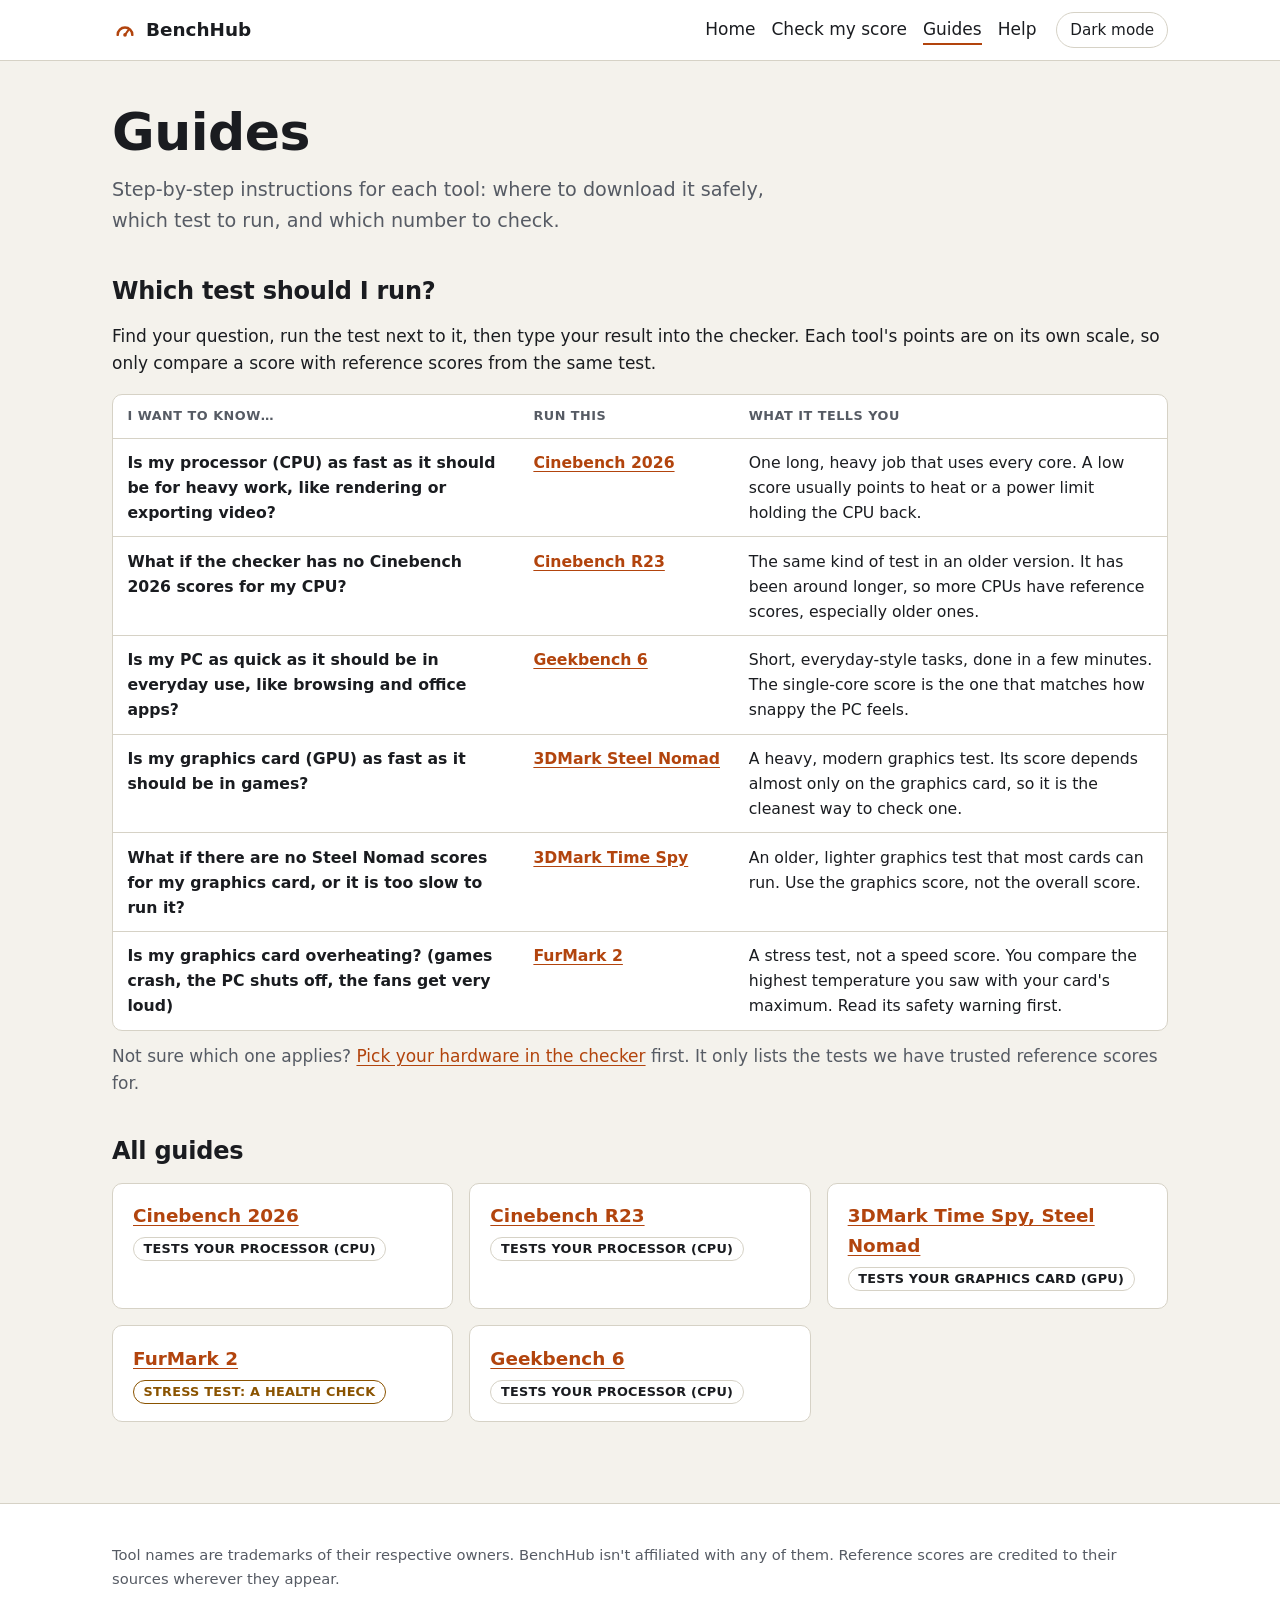
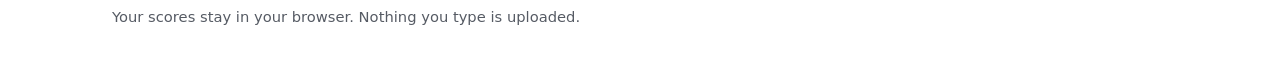
<file: benchhub/guides/index.html>
<!doctype html>
<html lang="en">
  <head>
    <meta charset="utf-8" />
    <meta name="viewport" content="width=device-width, initial-scale=1" />
    <title>Benchmark guides</title>
    <meta name="description" content="Beginner-friendly, step-by-step guides for Cinebench, 3DMark, FurMark and Geekbench." />
    <link rel="icon" href="../assets/favicon.svg" type="image/svg+xml" />
    <link rel="stylesheet" href="../css/style.css" />
    <script>
      // Applied before first paint so a chosen theme doesn't flash.
      try {
        const stored = localStorage.getItem("theme");
        if (stored === "light" || stored === "dark") document.documentElement.dataset.theme = stored;
      } catch {
        // Storage can be blocked: the prefers-color-scheme rules in style.css still apply.
      }
    </script>
    <script type="module" src="../js/ui.js"></script>
    <script type="module" src="../js/guide-list.js"></script>
  </head>
  <body>
    <a class="skip-link" href="#main">Skip to content</a>
    <header class="site-header">
      <div class="wrap header-inner">
        <a class="brand" href="../index.html"><svg width="26" height="26" viewBox="0 0 32 32" aria-hidden="true" focusable="false"><path d="M7 22a9 9 0 1 1 18 0" fill="none" stroke="currentColor" stroke-width="3" stroke-linecap="round"/><path d="M16 22l5-7" stroke="currentColor" stroke-width="2.5" stroke-linecap="round"/><circle cx="16" cy="22" r="2.2" fill="currentColor"/></svg><span data-site-name>Home</span></a>
        <nav class="site-nav" aria-label="Main">
          <ul>
          <li><a href="../index.html">Home</a></li>
          <li><a href="../check.html">Check my score</a></li>
          <li><a href="../guides/index.html" aria-current="page">Guides</a></li>
          <li><a href="../help.html">Help</a></li>
          </ul>
        </nav>
        <button type="button" class="theme-toggle" data-theme-toggle aria-pressed="false">Dark mode</button>
      </div>
    </header>

    <main id="main" class="wrap">
      <h1>Guides</h1>
      <p class="lede">Step-by-step instructions for each tool: where to download it safely, which test to run, and which number to check.</p>
      <section aria-labelledby="which-test">
        <h2 id="which-test">Which test should I run?</h2>
        <p>Find your question, run the test next to it, then type your result into the checker. Each tool's points are on its own scale, so only compare a score with reference scores from the same test.</p>
        <div class="table-wrap">
          <table class="which">
            <thead>
              <tr><th scope="col">I want to know…</th><th scope="col">Run this</th><th scope="col">What it tells you</th></tr>
            </thead>
            <tbody>
              <tr><th scope="row">Is my processor (CPU) as fast as it should be for heavy work, like rendering or exporting video?</th><td><a href="./cinebench-2026.html">Cinebench 2026</a></td><td>One long, heavy job that uses every core. A low score usually points to heat or a power limit holding the CPU back.</td></tr>
              <tr><th scope="row">What if the checker has no Cinebench 2026 scores for my CPU?</th><td><a href="./cinebench-r23.html">Cinebench R23</a></td><td>The same kind of test in an older version. It has been around longer, so more CPUs have reference scores, especially older ones.</td></tr>
              <tr><th scope="row">Is my PC as quick as it should be in everyday use, like browsing and office apps?</th><td><a href="./geekbench-6.html">Geekbench 6</a></td><td>Short, everyday-style tasks, done in a few minutes. The single-core score is the one that matches how snappy the PC feels.</td></tr>
              <tr><th scope="row">Is my graphics card (GPU) as fast as it should be in games?</th><td><a href="./3dmark.html">3DMark Steel Nomad</a></td><td>A heavy, modern graphics test. Its score depends almost only on the graphics card, so it is the cleanest way to check one.</td></tr>
              <tr><th scope="row">What if there are no Steel Nomad scores for my graphics card, or it is too slow to run it?</th><td><a href="./3dmark.html">3DMark Time Spy</a></td><td>An older, lighter graphics test that most cards can run. Use the graphics score, not the overall score.</td></tr>
              <tr><th scope="row">Is my graphics card overheating? (games crash, the PC shuts off, the fans get very loud)</th><td><a href="./furmark-2.html">FurMark 2</a></td><td>A stress test, not a speed score. You compare the highest temperature you saw with your card's maximum. Read its safety warning first.</td></tr>
            </tbody>
          </table>
        </div>
        <p class="which-tip">Not sure which one applies? <a href="../check.html">Pick your hardware in the checker</a> first. It only lists the tests we have trusted reference scores for.</p>
      </section>

      <h2>All guides</h2>
      <ul class="guide-list" data-guide-list aria-live="polite"></ul>
      <noscript><p class="note">The guide list needs JavaScript.</p></noscript>
    </main>

    <footer class="site-footer">
      <div class="wrap">
        <p>
          Tool names are trademarks of their respective owners. <span data-site-name>This site</span> isn't
          affiliated with any of them. Reference scores are credited to their sources wherever they appear.
        </p>
        <p>Your scores stay in your browser. Nothing you type is uploaded.</p>
      </div>
    </footer>
  </body>
</html>
</file>
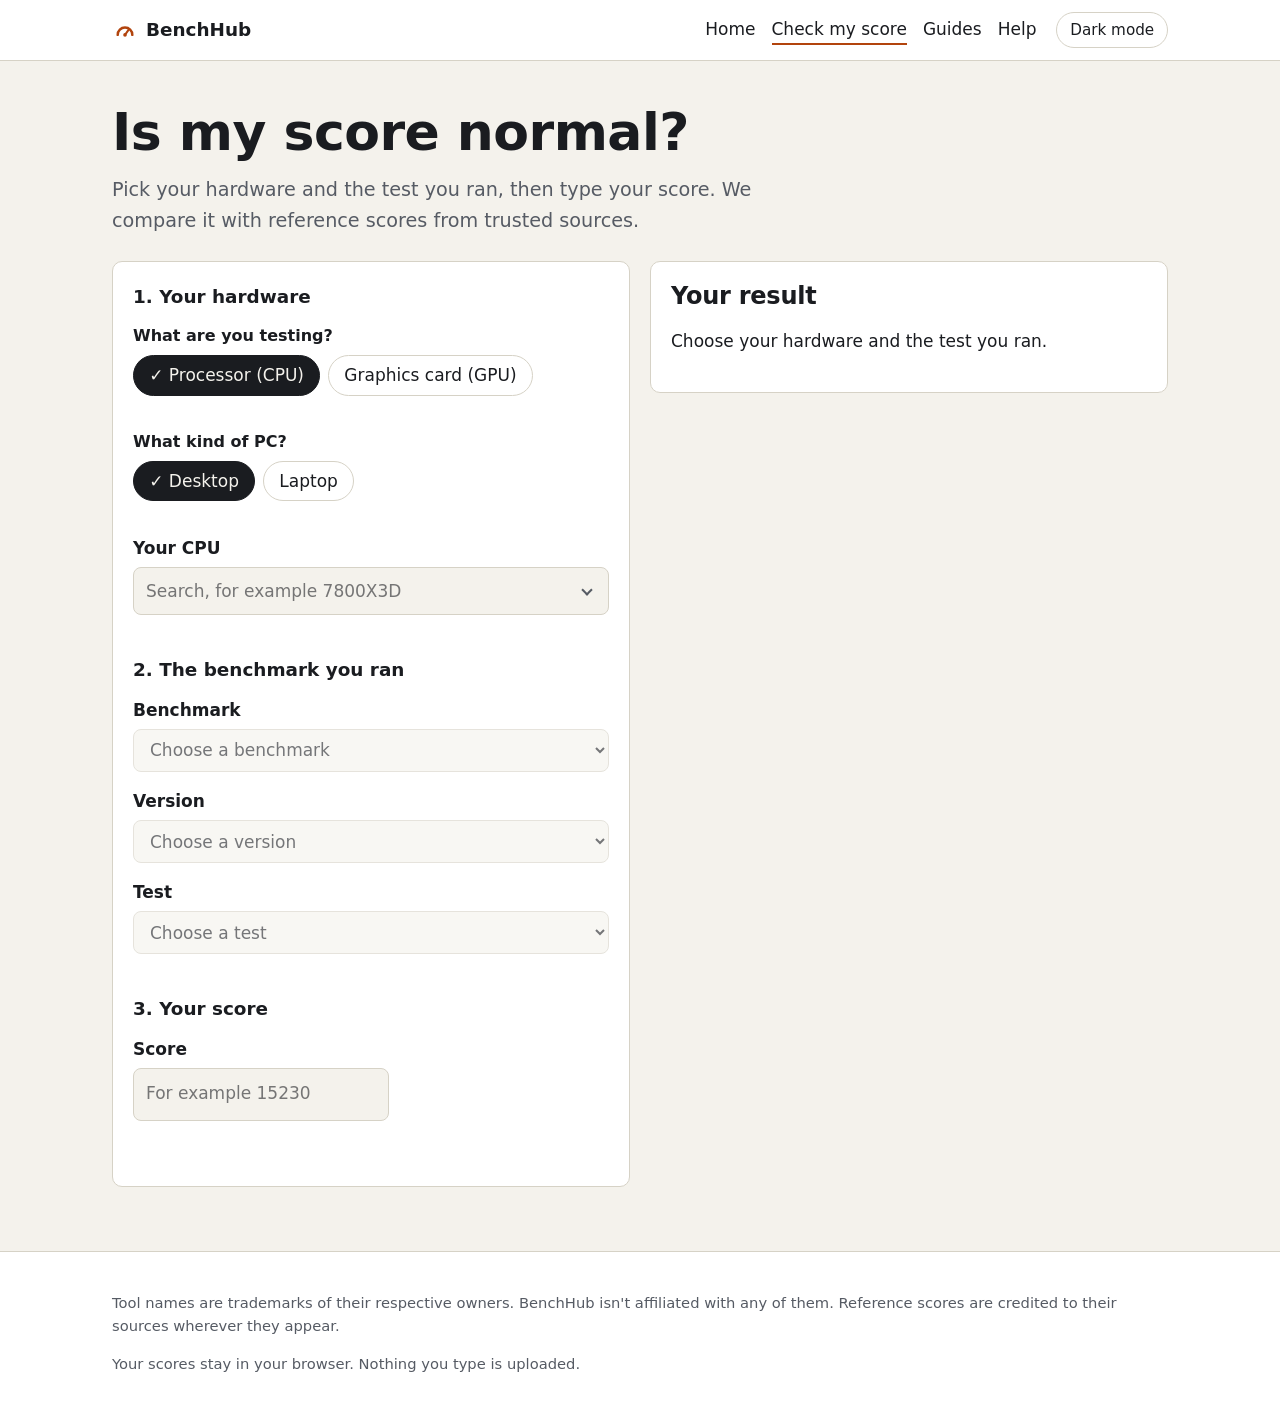
<file: benchhub/check.html>
<!doctype html>
<html lang="en">
  <head>
    <meta charset="utf-8" />
    <meta name="viewport" content="width=device-width, initial-scale=1" />
    <title>Is my score normal?</title>
    <meta name="description" content="Type your benchmark score and see how it compares with reference scores from trusted sources for your CPU or graphics card." />
    <link rel="icon" href="./assets/favicon.svg" type="image/svg+xml" />
    <link rel="stylesheet" href="./css/style.css" />
    <script>
      // Applied before first paint so a chosen theme doesn't flash.
      try {
        const stored = localStorage.getItem("theme");
        if (stored === "light" || stored === "dark") document.documentElement.dataset.theme = stored;
      } catch {
        // Storage can be blocked: the prefers-color-scheme rules in style.css still apply.
      }
    </script>
    <script type="module" src="./js/ui.js"></script>
    <script type="module" src="./js/checker.js"></script>
  </head>
  <body>
    <a class="skip-link" href="#main">Skip to content</a>
    <header class="site-header">
      <div class="wrap header-inner">
        <a class="brand" href="./index.html"><svg width="26" height="26" viewBox="0 0 32 32" aria-hidden="true" focusable="false"><path d="M7 22a9 9 0 1 1 18 0" fill="none" stroke="currentColor" stroke-width="3" stroke-linecap="round"/><path d="M16 22l5-7" stroke="currentColor" stroke-width="2.5" stroke-linecap="round"/><circle cx="16" cy="22" r="2.2" fill="currentColor"/></svg><span data-site-name>Home</span></a>
        <nav class="site-nav" aria-label="Main">
          <ul>
          <li><a href="./index.html">Home</a></li>
          <li><a href="./check.html" aria-current="page">Check my score</a></li>
          <li><a href="./guides/index.html">Guides</a></li>
          <li><a href="./help.html">Help</a></li>
          </ul>
        </nav>
        <button type="button" class="theme-toggle" data-theme-toggle aria-pressed="false">Dark mode</button>
      </div>
    </header>

    <main id="main" class="wrap">
      <h1>Is my score normal?</h1>
      <p class="lede">Pick your hardware and the test you ran, then type your score. We compare it with reference scores from trusted sources.</p>
      <noscript><p class="note">The checker needs JavaScript. The guides work without it.</p></noscript>

      <div class="checker">
        <form id="checker-form" class="panel" novalidate>
          <fieldset>
            <legend>1. Your hardware</legend>
            <fieldset class="question">
              <legend>What are you testing?</legend>
              <div class="choices">
                <label class="choice"><input type="radio" name="type" value="cpu" checked /><span>Processor (CPU)</span></label>
                <label class="choice"><input type="radio" name="type" value="gpu" /><span>Graphics card (GPU)</span></label>
              </div>
            </fieldset>
            <fieldset class="question">
              <legend>What kind of PC?</legend>
              <div class="choices">
                <label class="choice"><input type="radio" name="ff" value="desktop" checked /><span>Desktop</span></label>
                <label class="choice"><input type="radio" name="ff" value="laptop" /><span>Laptop</span></label>
              </div>
            </fieldset>
            <div class="field">
              <label id="hw-label" for="hw-input">Your CPU</label>
              <div class="combobox">
                <input id="hw-input" type="text" role="combobox" aria-autocomplete="list" aria-expanded="false" aria-controls="hw-listbox" autocomplete="off" spellcheck="false" />
                <button id="hw-toggle" class="combobox-toggle" type="button" tabindex="-1" aria-label="Show all" aria-controls="hw-listbox" aria-expanded="false"></button>
                <ul id="hw-listbox" class="combobox-list" role="listbox" aria-labelledby="hw-label" hidden></ul>
                <p id="hw-empty" class="combobox-list combobox-empty" hidden>No match. Try a shorter search.</p>
              </div>
              <input id="hw" name="hw" type="hidden" />
            </div>
          </fieldset>

          <fieldset>
            <legend>2. The benchmark you ran</legend>
            <p id="data-note" class="note" hidden></p>
            <div class="field">
              <label for="b">Benchmark</label>
              <select id="b" name="b"></select>
            </div>
            <div class="field">
              <label for="v">Version</label>
              <select id="v" name="v" aria-describedby="v-hint"></select>
              <span id="v-hint" class="hint" hidden></span>
            </div>
            <div class="field">
              <label id="t-label" for="t">Test</label>
              <select id="t" name="t"></select>
            </div>
          </fieldset>

          <fieldset id="score-step">
            <legend>3. Your score</legend>
            <div class="field">
              <label for="score">Score</label>
              <input id="score" name="score" type="text" inputmode="decimal" autocomplete="off" placeholder="For example 15230" aria-describedby="score-hint" />
              <span id="score-hint" class="hint"></span>
            </div>
          </fieldset>

          <fieldset id="stress-step" hidden>
            <legend>3. How hot did it get?</legend>
            <div class="field">
              <label for="temp">Highest GPU temperature (°C)</label>
              <input id="temp" name="temp" type="text" inputmode="decimal" autocomplete="off" placeholder="For example 78" aria-describedby="temp-hint" />
              <span id="temp-hint" class="hint">In HWiNFO: the Maximum column next to GPU Temperature. <!-- TODO: verify label --></span>
            </div>
          </fieldset>
        </form>

        <section id="result" class="panel result" aria-live="polite" aria-labelledby="result-heading">
          <h2 id="result-heading">Your result</h2>
          <p>Loading reference data…</p>
        </section>
      </div>
    </main>

    <footer class="site-footer">
      <div class="wrap">
        <p>
          Tool names are trademarks of their respective owners. <span data-site-name>This site</span> isn't
          affiliated with any of them. Reference scores are credited to their sources wherever they appear.
        </p>
        <p>Your scores stay in your browser. Nothing you type is uploaded.</p>
      </div>
    </footer>
  </body>
</html>
</file>
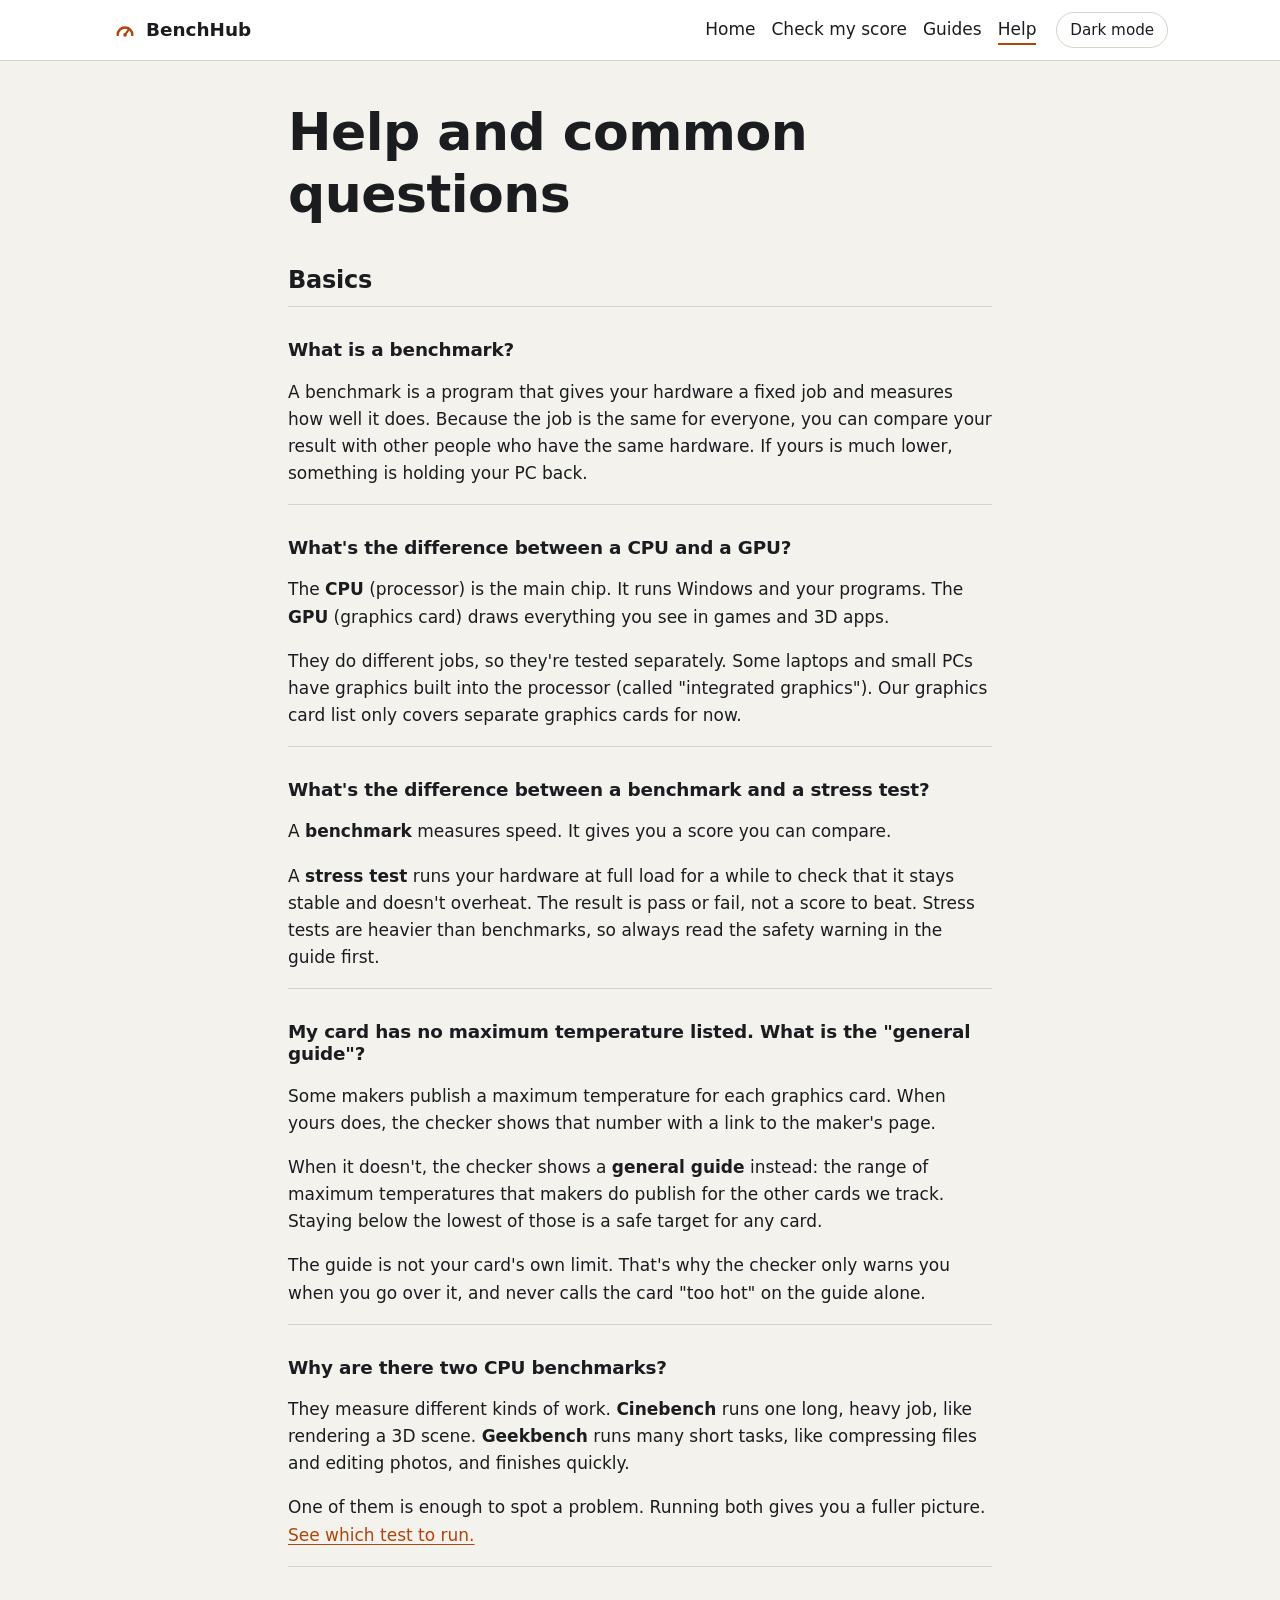
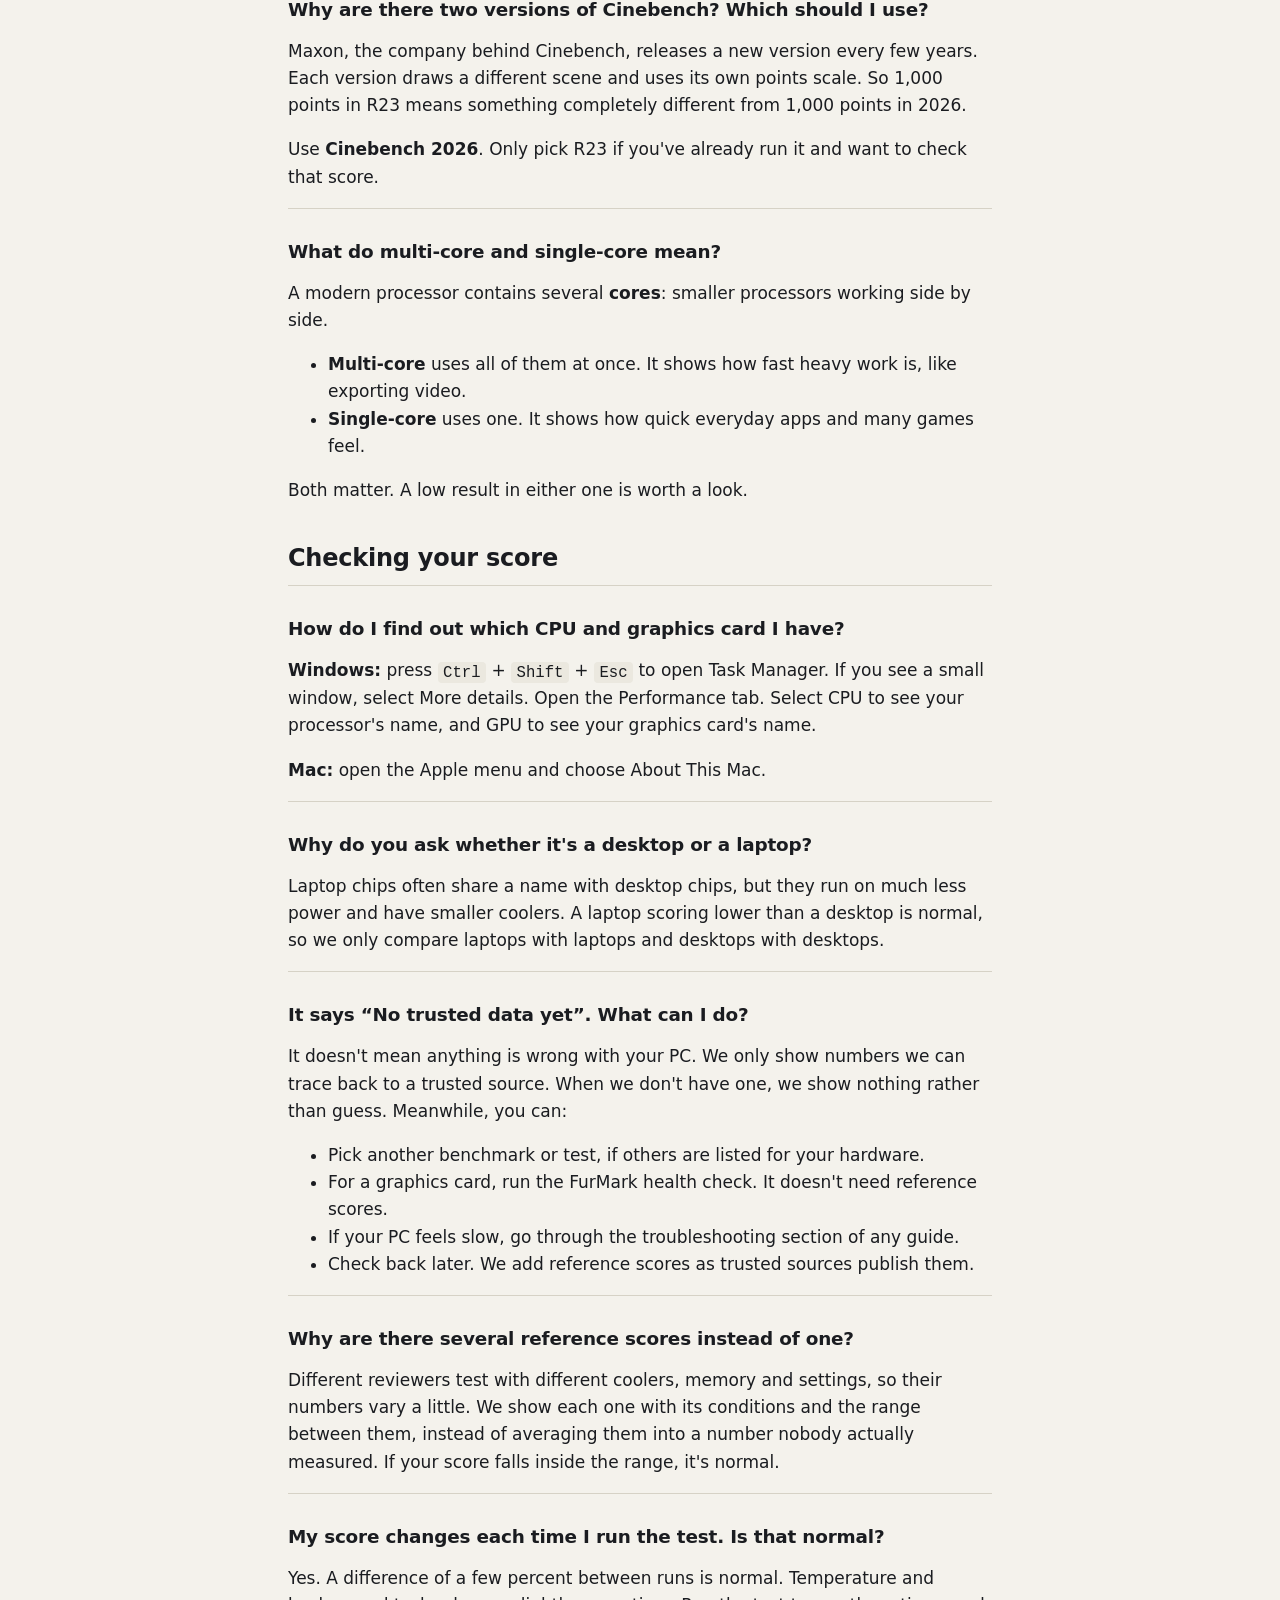
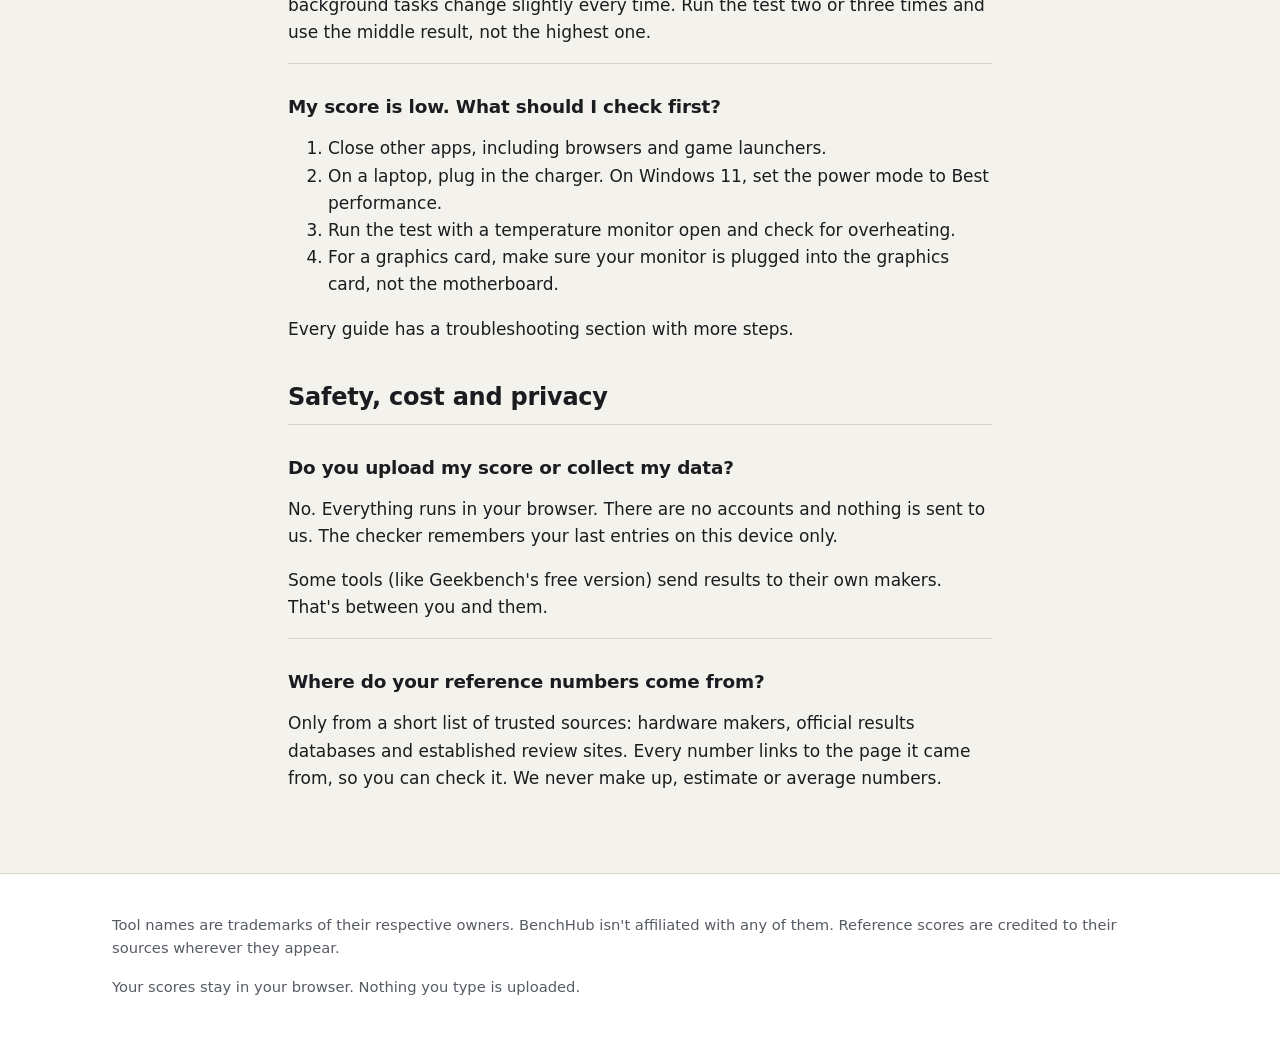
<file: benchhub/help.html>
<!doctype html>
<html lang="en">
  <head>
    <meta charset="utf-8" />
    <meta name="viewport" content="width=device-width, initial-scale=1" />
    <title>Help and common questions</title>
    <meta name="description" content="Plain-language answers for beginners: what benchmarks are, which test to run, CPU vs GPU, and what your score means." />
    <link rel="icon" href="./assets/favicon.svg" type="image/svg+xml" />
    <link rel="stylesheet" href="./css/style.css" />
    <script>
      // Applied before first paint so a chosen theme doesn't flash.
      try {
        const stored = localStorage.getItem("theme");
        if (stored === "light" || stored === "dark") document.documentElement.dataset.theme = stored;
      } catch {
        // Storage can be blocked: the prefers-color-scheme rules in style.css still apply.
      }
    </script>
    <script type="module" src="./js/ui.js"></script>
  </head>
  <body>
    <a class="skip-link" href="#main">Skip to content</a>
    <header class="site-header">
      <div class="wrap header-inner">
        <a class="brand" href="./index.html"><svg width="26" height="26" viewBox="0 0 32 32" aria-hidden="true" focusable="false"><path d="M7 22a9 9 0 1 1 18 0" fill="none" stroke="currentColor" stroke-width="3" stroke-linecap="round"/><path d="M16 22l5-7" stroke="currentColor" stroke-width="2.5" stroke-linecap="round"/><circle cx="16" cy="22" r="2.2" fill="currentColor"/></svg><span data-site-name>Home</span></a>
        <nav class="site-nav" aria-label="Main">
          <ul>
          <li><a href="./index.html">Home</a></li>
          <li><a href="./check.html">Check my score</a></li>
          <li><a href="./guides/index.html">Guides</a></li>
          <li><a href="./help.html" aria-current="page">Help</a></li>
          </ul>
        </nav>
        <button type="button" class="theme-toggle" data-theme-toggle aria-pressed="false">Dark mode</button>
      </div>
    </header>

    <main id="main" class="wrap guide">
      <h1>Help and common questions</h1>
      <section aria-labelledby="group-0">
        <h2 id="group-0">Basics</h2>
        <article class="qa" aria-labelledby="what-is-benchmark">
          <h3 id="what-is-benchmark">What is a benchmark?</h3>
          <p>A benchmark is a program that gives your hardware a fixed job and measures how well it does. Because the job is the same for everyone, you can compare your result with other people who have the same hardware. If yours is much lower, something is holding your PC back.</p>
        </article>
        <article class="qa" aria-labelledby="cpu-vs-gpu">
          <h3 id="cpu-vs-gpu">What's the difference between a CPU and a GPU?</h3>
          <p>The <strong>CPU</strong> (processor) is the main chip. It runs Windows and your programs. The <strong>GPU</strong> (graphics card) draws everything you see in games and 3D apps.</p>
          <p>They do different jobs, so they're tested separately. Some laptops and small PCs have graphics built into the processor (called "integrated graphics"). Our graphics card list only covers separate graphics cards for now.</p>
        </article>
        <article class="qa" aria-labelledby="benchmark-vs-stress">
          <h3 id="benchmark-vs-stress">What's the difference between a benchmark and a stress test?</h3>
          <p>A <strong>benchmark</strong> measures speed. It gives you a score you can compare.</p>
          <p>A <strong>stress test</strong> runs your hardware at full load for a while to check that it stays stable and doesn't overheat. The result is pass or fail, not a score to beat. Stress tests are heavier than benchmarks, so always read the safety warning in the guide first.</p>
        </article>
        <article class="qa" aria-labelledby="general-temperature">
          <h3 id="general-temperature">My card has no maximum temperature listed. What is the "general guide"?</h3>
          <p>Some makers publish a maximum temperature for each graphics card. When yours does, the checker shows that number with a link to the maker's page.</p>
          <p>When it doesn't, the checker shows a <strong>general guide</strong> instead: the range of maximum temperatures that makers do publish for the other cards we track. Staying below the lowest of those is a safe target for any card.</p>
          <p>The guide is not your card's own limit. That's why the checker only warns you when you go over it, and never calls the card "too hot" on the guide alone.</p>
        </article>
        <article class="qa" aria-labelledby="two-cpu-tests">
          <h3 id="two-cpu-tests">Why are there two CPU benchmarks?</h3>
          <p>They measure different kinds of work. <strong>Cinebench</strong> runs one long, heavy job, like rendering a 3D scene. <strong>Geekbench</strong> runs many short tasks, like compressing files and editing photos, and finishes quickly.</p>
          <p>One of them is enough to spot a problem. Running both gives you a fuller picture. <a href="./guides/index.html#which-test">See which test to run.</a></p>
        </article>
        <article class="qa" aria-labelledby="two-cinebench">
          <h3 id="two-cinebench">Why are there two versions of Cinebench? Which should I use?</h3>
          <p>Maxon, the company behind Cinebench, releases a new version every few years. Each version draws a different scene and uses its own points scale. So 1,000 points in R23 means something completely different from 1,000 points in 2026.</p>
          <p>Use <strong>Cinebench 2026</strong>. Only pick R23 if you've already run it and want to check that score.</p>
        </article>
        <article class="qa" aria-labelledby="multi-vs-single">
          <h3 id="multi-vs-single">What do multi-core and single-core mean?</h3>
          <p>A modern processor contains several <strong>cores</strong>: smaller processors working side by side.</p>
          <ul>
            <li><strong>Multi-core</strong> uses all of them at once. It shows how fast heavy work is, like exporting video.</li>
            <li><strong>Single-core</strong> uses one. It shows how quick everyday apps and many games feel.</li>
          </ul>
          <p>Both matter. A low result in either one is worth a look.</p>
        </article>
      </section>

      <section aria-labelledby="group-1">
        <h2 id="group-1">Checking your score</h2>
        <article class="qa" aria-labelledby="find-hardware">
          <h3 id="find-hardware">How do I find out which CPU and graphics card I have?</h3>
          <p><strong>Windows:</strong> press <kbd>Ctrl</kbd> + <kbd>Shift</kbd> + <kbd>Esc</kbd> to open Task Manager. If you see a small window, select More details. Open the Performance tab. Select CPU to see your processor's name, and GPU to see your graphics card's name. <!-- TODO: verify labels on current Windows 10 and 11 --></p>
          <p><strong>Mac:</strong> open the Apple menu and choose About This Mac. <!-- TODO: verify label --></p>
        </article>
        <article class="qa" aria-labelledby="desktop-vs-laptop">
          <h3 id="desktop-vs-laptop">Why do you ask whether it's a desktop or a laptop?</h3>
          <p>Laptop chips often share a name with desktop chips, but they run on much less power and have smaller coolers. A laptop scoring lower than a desktop is normal, so we only compare laptops with laptops and desktops with desktops.</p>
        </article>
        <article class="qa" aria-labelledby="no-data">
          <h3 id="no-data">It says “No trusted data yet”. What can I do?</h3>
          <p>It doesn't mean anything is wrong with your PC. We only show numbers we can trace back to a trusted source. When we don't have one, we show nothing rather than guess. Meanwhile, you can:</p>
          <ul>
            <li>Pick another benchmark or test, if others are listed for your hardware.</li>
            <li>For a graphics card, run the FurMark health check. It doesn't need reference scores.</li>
            <li>If your PC feels slow, go through the troubleshooting section of any guide.</li>
            <li>Check back later. We add reference scores as trusted sources publish them.</li>
          </ul>
        </article>
        <article class="qa" aria-labelledby="several-sources">
          <h3 id="several-sources">Why are there several reference scores instead of one?</h3>
          <p>Different reviewers test with different coolers, memory and settings, so their numbers vary a little. We show each one with its conditions and the range between them, instead of averaging them into a number nobody actually measured. If your score falls inside the range, it's normal.</p>
        </article>
        <article class="qa" aria-labelledby="runs-differ">
          <h3 id="runs-differ">My score changes each time I run the test. Is that normal?</h3>
          <p>Yes. A difference of a few percent between runs is normal. Temperature and background tasks change slightly every time. Run the test two or three times and use the middle result, not the highest one.</p>
        </article>
        <article class="qa" aria-labelledby="low-score">
          <h3 id="low-score">My score is low. What should I check first?</h3>
          <ol>
            <li>Close other apps, including browsers and game launchers.</li>
            <li>On a laptop, plug in the charger. On Windows 11, set the power mode to Best performance.</li>
            <li>Run the test with a temperature monitor open and check for overheating.</li>
            <li>For a graphics card, make sure your monitor is plugged into the graphics card, not the motherboard.</li>
          </ol>
          <p>Every guide has a troubleshooting section with more steps.</p>
        </article>
      </section>

      <section aria-labelledby="group-2">
        <h2 id="group-2">Safety, cost and privacy</h2>
        <article class="qa" aria-labelledby="privacy">
          <h3 id="privacy">Do you upload my score or collect my data?</h3>
          <p>No. Everything runs in your browser. There are no accounts and nothing is sent to us. The checker remembers your last entries on this device only.</p>
          <p>Some tools (like Geekbench's free version) send results to their own makers. That's between you and them.</p>
        </article>
        <article class="qa" aria-labelledby="sources">
          <h3 id="sources">Where do your reference numbers come from?</h3>
          <p>Only from a short list of trusted sources: hardware makers, official results databases and established review sites. Every number links to the page it came from, so you can check it. We never make up, estimate or average numbers.</p>
        </article>
      </section>
    </main>

    <footer class="site-footer">
      <div class="wrap">
        <p>
          Tool names are trademarks of their respective owners. <span data-site-name>This site</span> isn't
          affiliated with any of them. Reference scores are credited to their sources wherever they appear.
        </p>
        <p>Your scores stay in your browser. Nothing you type is uploaded.</p>
      </div>
    </footer>
  </body>
</html>
</file>
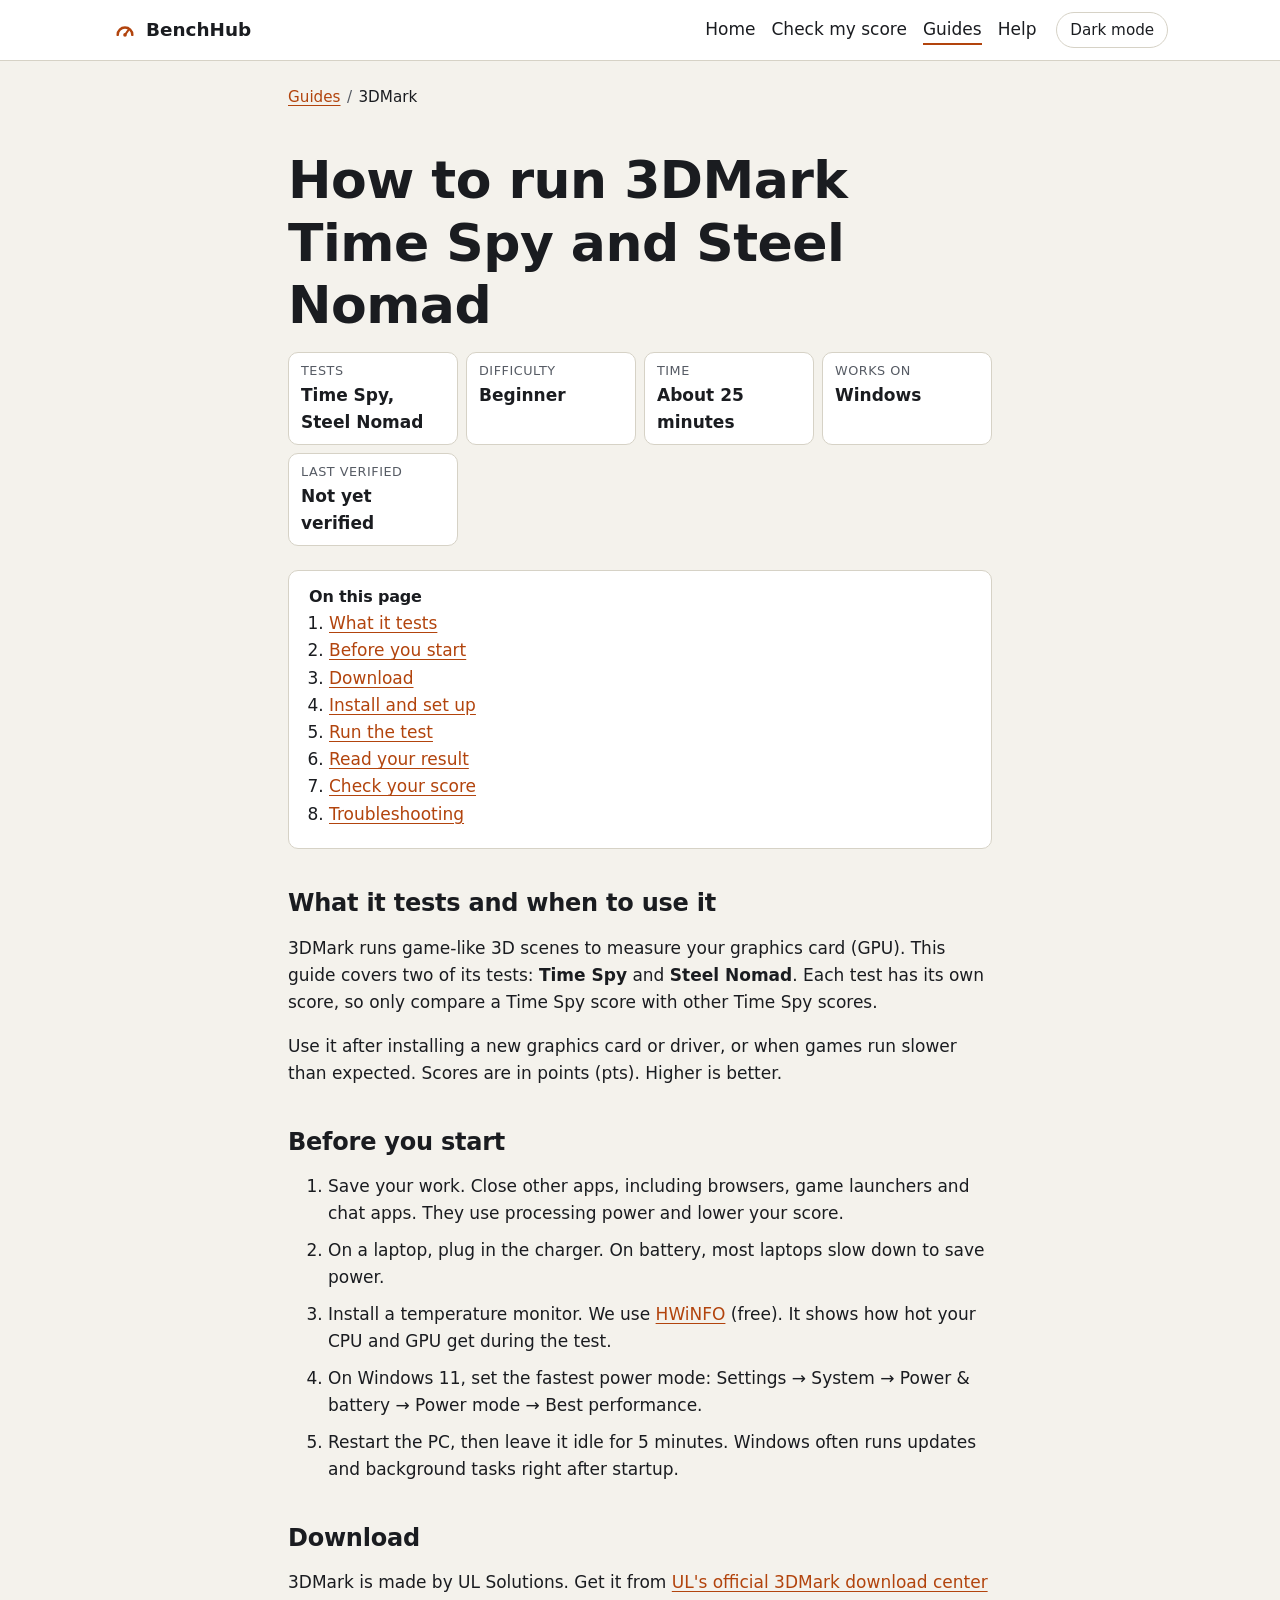
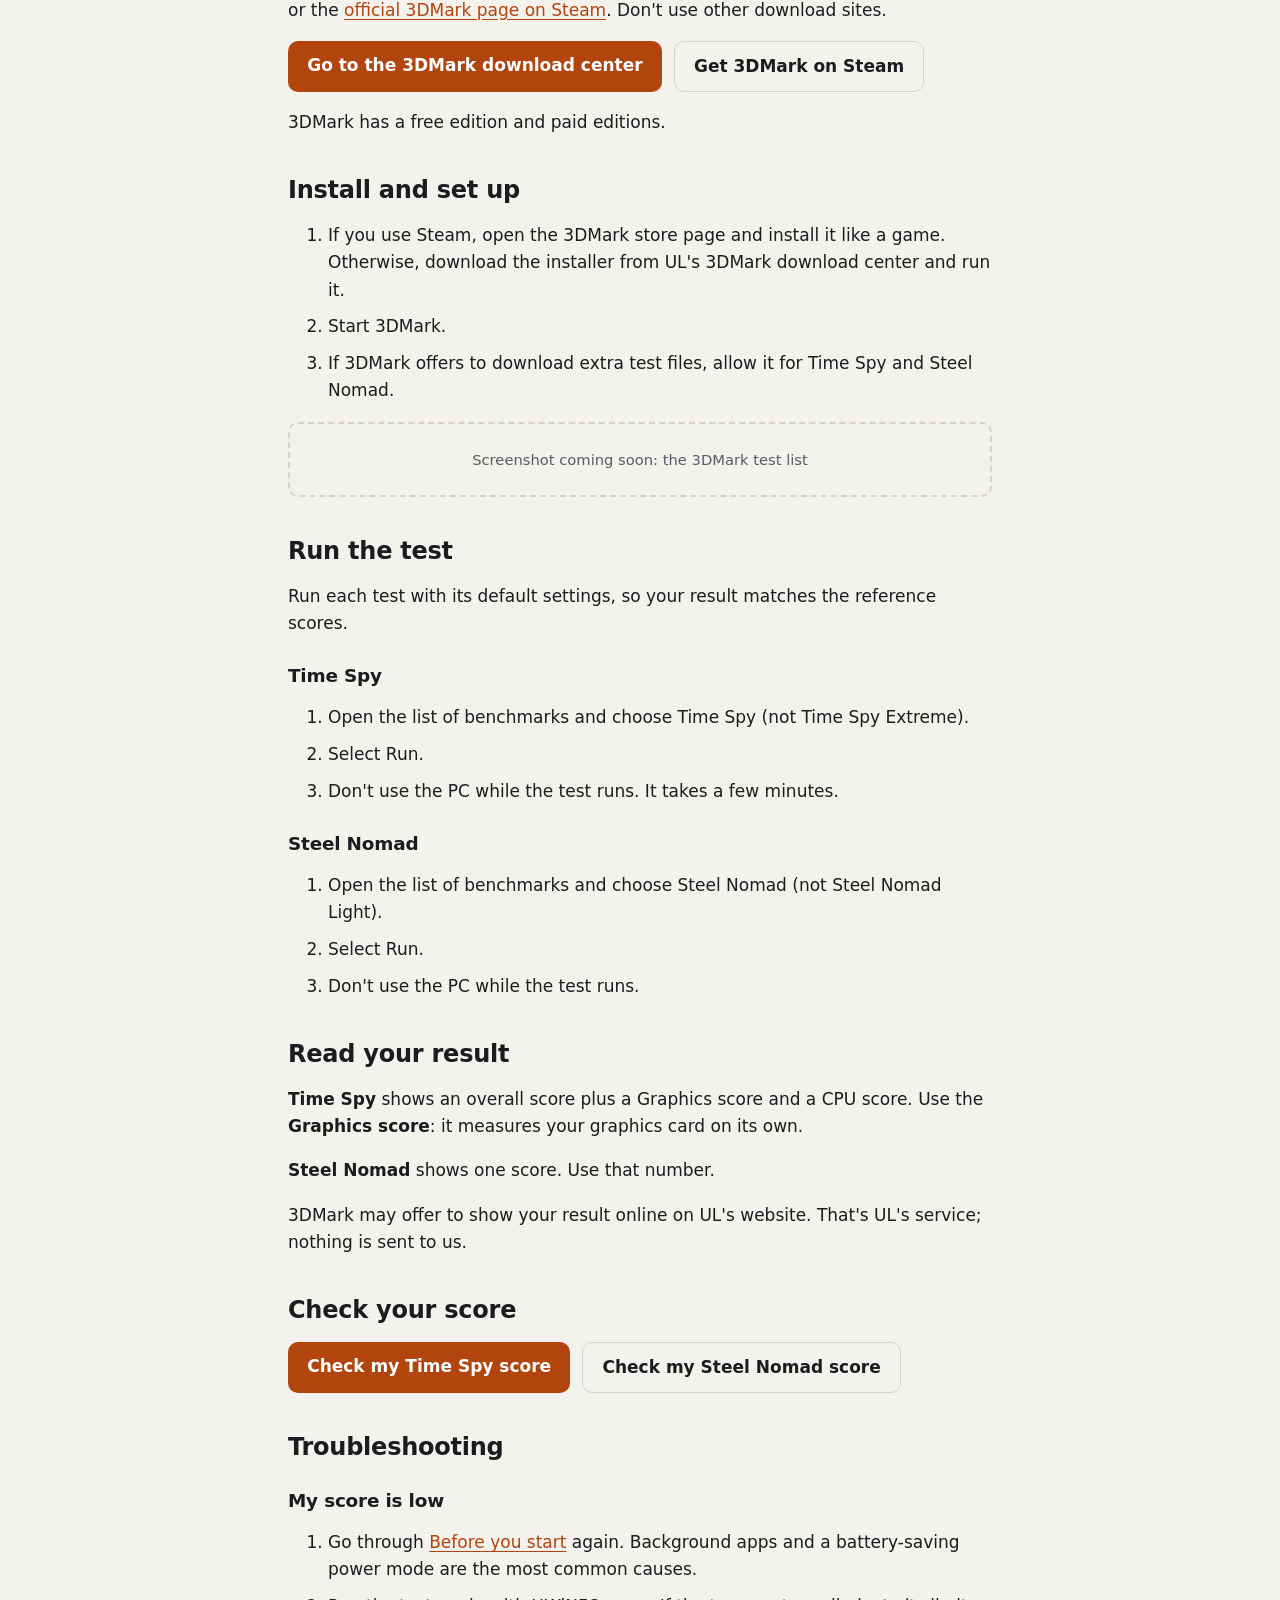
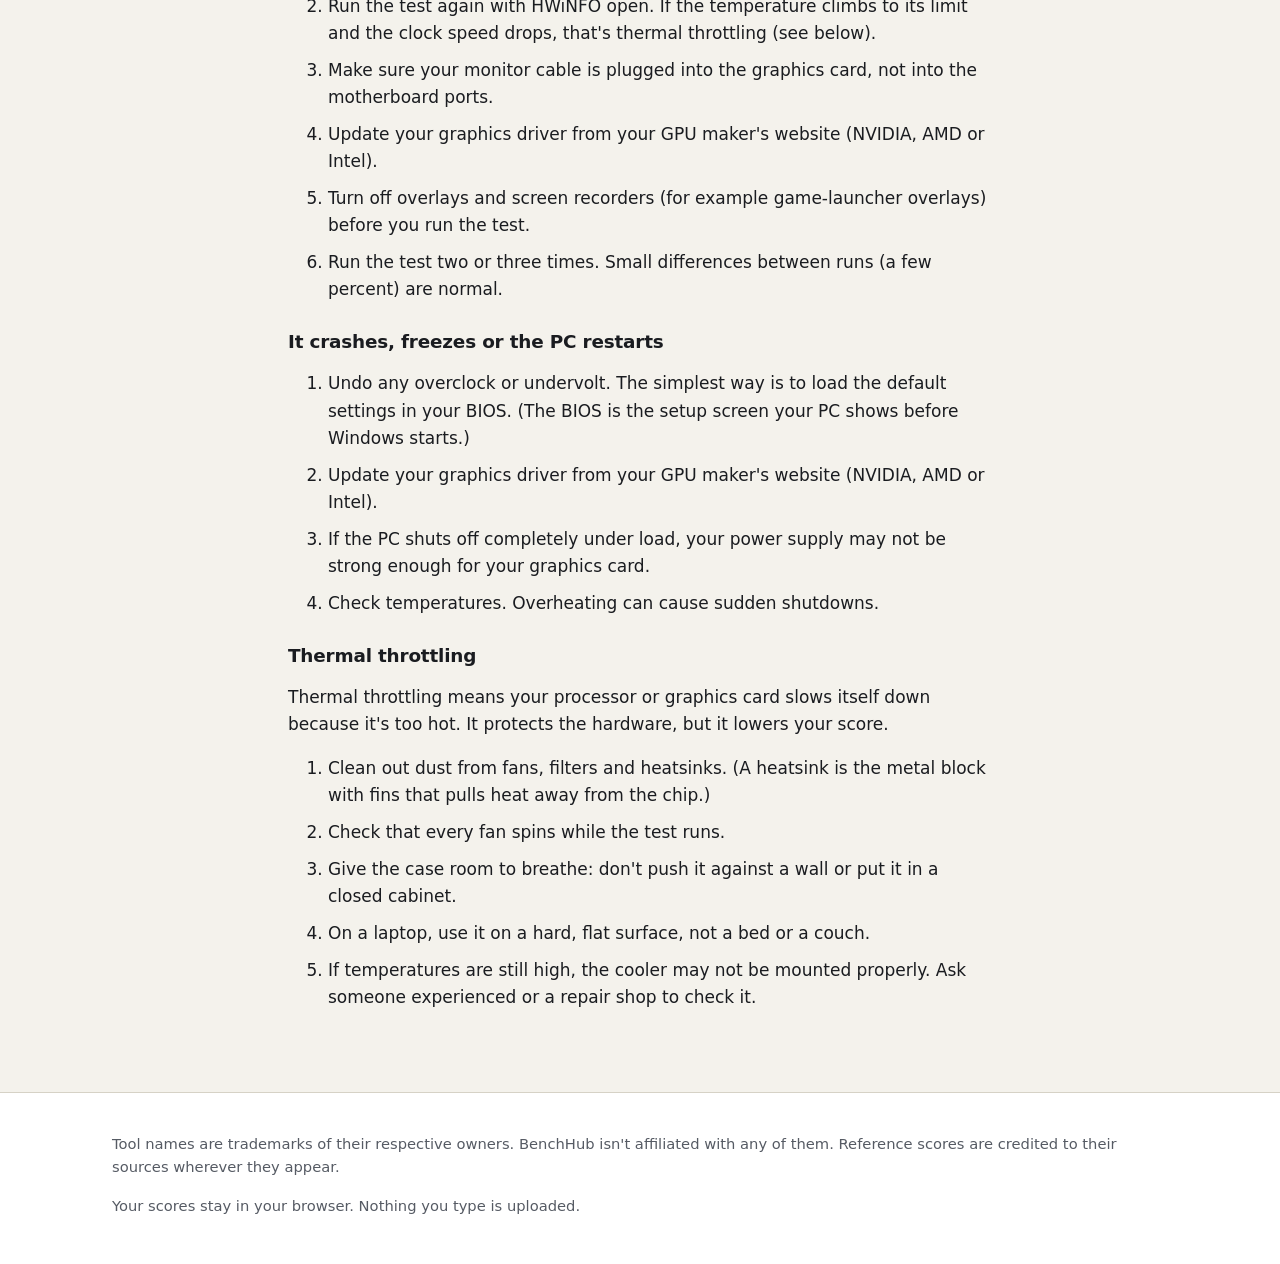
<file: benchhub/guides/3dmark.html>
<!doctype html>
<html lang="en">
  <head>
    <meta charset="utf-8" />
    <meta name="viewport" content="width=device-width, initial-scale=1" />
    <title>How to run 3DMark Time Spy and Steel Nomad</title>
    <meta name="description" content="Beginner guide to running 3DMark Time Spy and Steel Nomad and checking if your graphics card score is normal." />
    <link rel="icon" href="../assets/favicon.svg" type="image/svg+xml" />
    <link rel="stylesheet" href="../css/style.css" />
    <script>
      // Applied before first paint so a chosen theme doesn't flash.
      try {
        const stored = localStorage.getItem("theme");
        if (stored === "light" || stored === "dark") document.documentElement.dataset.theme = stored;
      } catch {
        // Storage can be blocked: the prefers-color-scheme rules in style.css still apply.
      }
    </script>
    <script type="module" src="../js/ui.js"></script>
  </head>
  <body>
    <a class="skip-link" href="#main">Skip to content</a>
    <header class="site-header">
      <div class="wrap header-inner">
        <a class="brand" href="../index.html"><svg width="26" height="26" viewBox="0 0 32 32" aria-hidden="true" focusable="false"><path d="M7 22a9 9 0 1 1 18 0" fill="none" stroke="currentColor" stroke-width="3" stroke-linecap="round"/><path d="M16 22l5-7" stroke="currentColor" stroke-width="2.5" stroke-linecap="round"/><circle cx="16" cy="22" r="2.2" fill="currentColor"/></svg><span data-site-name>Home</span></a>
        <nav class="site-nav" aria-label="Main">
          <ul>
          <li><a href="../index.html">Home</a></li>
          <li><a href="../check.html">Check my score</a></li>
          <li><a href="../guides/index.html" aria-current="page">Guides</a></li>
          <li><a href="../help.html">Help</a></li>
          </ul>
        </nav>
        <button type="button" class="theme-toggle" data-theme-toggle aria-pressed="false">Dark mode</button>
      </div>
    </header>

    <main id="main" class="wrap guide">
      <nav class="crumbs" aria-label="Breadcrumb">
        <ol>
          <li><a href="./index.html">Guides</a></li>
          <li aria-current="page">3DMark</li>
        </ol>
      </nav>
      <header>
        <h1>How to run 3DMark Time Spy and Steel Nomad</h1>
        <dl class="guide-meta">
          <div><dt>Tests</dt><dd>Time Spy, Steel Nomad</dd></div>
          <div><dt>Difficulty</dt><dd>Beginner</dd></div>
          <div><dt>Time</dt><dd>About 25 minutes</dd></div>
          <div><dt>Works on</dt><dd>Windows</dd></div>
          <div><dt>Last verified</dt><dd>Not yet verified <!-- TODO: set to the date someone actually followed these steps --></dd></div>
        </dl>
      </header>

        <nav class="toc" aria-labelledby="toc-heading">
          <h2 id="toc-heading">On this page</h2>
          <ol>
            <li><a href="#what">What it tests</a></li>
            <li><a href="#before">Before you start</a></li>
            <li><a href="#download">Download</a></li>
            <li><a href="#install">Install and set up</a></li>
            <li><a href="#run">Run the test</a></li>
            <li><a href="#read">Read your result</a></li>
            <li><a href="#check">Check your score</a></li>
            <li><a href="#troubleshooting">Troubleshooting</a></li>
          </ol>
        </nav>

      <section aria-labelledby="what">
        <h2 id="what">What it tests and when to use it</h2>
        <p>3DMark runs game-like 3D scenes to measure your graphics card (GPU). This guide covers two of its tests: <strong>Time Spy</strong> and <strong>Steel Nomad</strong>. Each test has its own score, so only compare a Time Spy score with other Time Spy scores.</p>
        <p>Use it after installing a new graphics card or driver, or when games run slower than expected. Scores are in points (pts). Higher is better.</p>
      </section>

      <section aria-labelledby="before">
        <h2 id="before">Before you start</h2>
        <ol class="steps-list">
          <li>Save your work. Close other apps, including browsers, game launchers and chat apps. They use processing power and lower your score.</li>
          <li>On a laptop, plug in the charger. On battery, most laptops slow down to save power.</li>
          <li>Install a temperature monitor. We use <a href="https://www.hwinfo.com/download/">HWiNFO</a> (free). It shows how hot your CPU and GPU get during the test.</li>
          <li>On Windows 11, set the fastest power mode: Settings → System → Power &amp; battery → Power mode → Best performance. <!-- TODO: verify label --></li>
          <li>Restart the PC, then leave it idle for 5 minutes. Windows often runs updates and background tasks right after startup.</li>
        </ol>
      </section>

      <section aria-labelledby="download">
        <h2 id="download">Download</h2>
        <p>3DMark is made by UL Solutions. Get it from <a href="https://benchmarks.ul.com/3dmark/download">UL's official 3DMark download center</a> or the <a href="https://store.steampowered.com/app/223850/3DMark/">official 3DMark page on Steam</a>. Don't use other download sites.</p>
        <p class="actions">
          <a class="button" href="https://benchmarks.ul.com/3dmark/download">Go to the 3DMark download center</a>
          <a class="button button--ghost" href="https://store.steampowered.com/app/223850/3DMark/">Get 3DMark on Steam</a>
        </p>
        <p>3DMark has a free edition and paid editions. <!-- TODO: verify which tests the current free edition includes, especially Steel Nomad --></p>
      </section>

      <section aria-labelledby="install">
        <h2 id="install">Install and set up</h2>
        <ol class="steps-list">
          <li>If you use Steam, open the 3DMark store page and install it like a game. Otherwise, download the installer from UL's 3DMark download center and run it.</li>
          <li>Start 3DMark.</li>
          <li>If 3DMark offers to download extra test files, allow it for Time Spy and Steel Nomad. <!-- TODO: verify whether tests are downloaded separately in the current version --></li>
        </ol>
        <!-- TODO: replace with our own screenshot -->
          <figure class="shot"><figcaption>Screenshot coming soon: the 3DMark test list</figcaption></figure>
      </section>

      <section aria-labelledby="run">
        <h2 id="run">Run the test</h2>
        <p>Run each test with its default settings, so your result matches the reference scores.</p>
        <h3>Time Spy</h3>
        <ol class="steps-list">
          <li>Open the list of benchmarks and choose Time Spy (not Time Spy Extreme). <!-- TODO: verify label --></li>
          <li>Select Run. <!-- TODO: verify label --></li>
          <li>Don't use the PC while the test runs. It takes a few minutes.</li>
        </ol>
        <h3>Steel Nomad</h3>
        <ol class="steps-list">
          <li>Open the list of benchmarks and choose Steel Nomad (not Steel Nomad Light). <!-- TODO: verify label --></li>
          <li>Select Run. <!-- TODO: verify label --></li>
          <li>Don't use the PC while the test runs.</li>
        </ol>
      </section>

      <section aria-labelledby="read">
        <h2 id="read">Read your result</h2>
        <p><strong>Time Spy</strong> shows an overall score plus a Graphics score and a CPU score. Use the <strong>Graphics score</strong>: it measures your graphics card on its own. <!-- TODO: verify label --></p>
        <p><strong>Steel Nomad</strong> shows one score. Use that number. <!-- TODO: verify label --></p>
        <p>3DMark may offer to show your result online on UL's website. That's UL's service; nothing is sent to us. <!-- TODO: verify how the current version handles online results --></p>
      </section>

      <section aria-labelledby="check">
        <h2 id="check">Check your score</h2>
        <p class="actions">
          <a class="button" href="../check.html?b=3dmark&amp;v=time-spy">Check my Time Spy score</a>
          <a class="button button--ghost" href="../check.html?b=3dmark&amp;v=steel-nomad">Check my Steel Nomad score</a>
        </p>
      </section>

      <section aria-labelledby="troubleshooting">
        <h2 id="troubleshooting">Troubleshooting</h2>

        <h3 id="low-score">My score is low</h3>
        <ol class="steps-list">
          <li>Go through <a href="#before">Before you start</a> again. Background apps and a battery-saving power mode are the most common causes.</li>
          <li>Run the test again with HWiNFO open. If the temperature climbs to its limit and the clock speed drops, that's thermal throttling (see below).</li>
          <li>Make sure your monitor cable is plugged into the graphics card, not into the motherboard ports.</li>
          <li>Update your graphics driver from your GPU maker's website (NVIDIA, AMD or Intel).</li>
          <li>Turn off overlays and screen recorders (for example game-launcher overlays) before you run the test.</li>
          <li>Run the test two or three times. Small differences between runs (a few percent) are normal.</li>
        </ol>

        <h3 id="crashes">It crashes, freezes or the PC restarts</h3>
        <ol class="steps-list">
          <li>Undo any overclock or undervolt. The simplest way is to load the default settings in your BIOS. (The BIOS is the setup screen your PC shows before Windows starts.)</li>
          <li>Update your graphics driver from your GPU maker's website (NVIDIA, AMD or Intel).</li>
          <li>If the PC shuts off completely under load, your power supply may not be strong enough for your graphics card.</li>
          <li>Check temperatures. Overheating can cause sudden shutdowns.</li>
        </ol>

        <h3 id="throttling">Thermal throttling</h3>
        <p>Thermal throttling means your processor or graphics card slows itself down because it's too hot. It protects the hardware, but it lowers your score.</p>
        <ol class="steps-list">
          <li>Clean out dust from fans, filters and heatsinks. (A heatsink is the metal block with fins that pulls heat away from the chip.)</li>
          <li>Check that every fan spins while the test runs.</li>
          <li>Give the case room to breathe: don't push it against a wall or put it in a closed cabinet.</li>
          <li>On a laptop, use it on a hard, flat surface, not a bed or a couch.</li>
          <li>If temperatures are still high, the cooler may not be mounted properly. Ask someone experienced or a repair shop to check it.</li>
        </ol>
      </section>
    </main>

    <footer class="site-footer">
      <div class="wrap">
        <p>
          Tool names are trademarks of their respective owners. <span data-site-name>This site</span> isn't
          affiliated with any of them. Reference scores are credited to their sources wherever they appear.
        </p>
        <p>Your scores stay in your browser. Nothing you type is uploaded.</p>
      </div>
    </footer>
  </body>
</html>
</file>
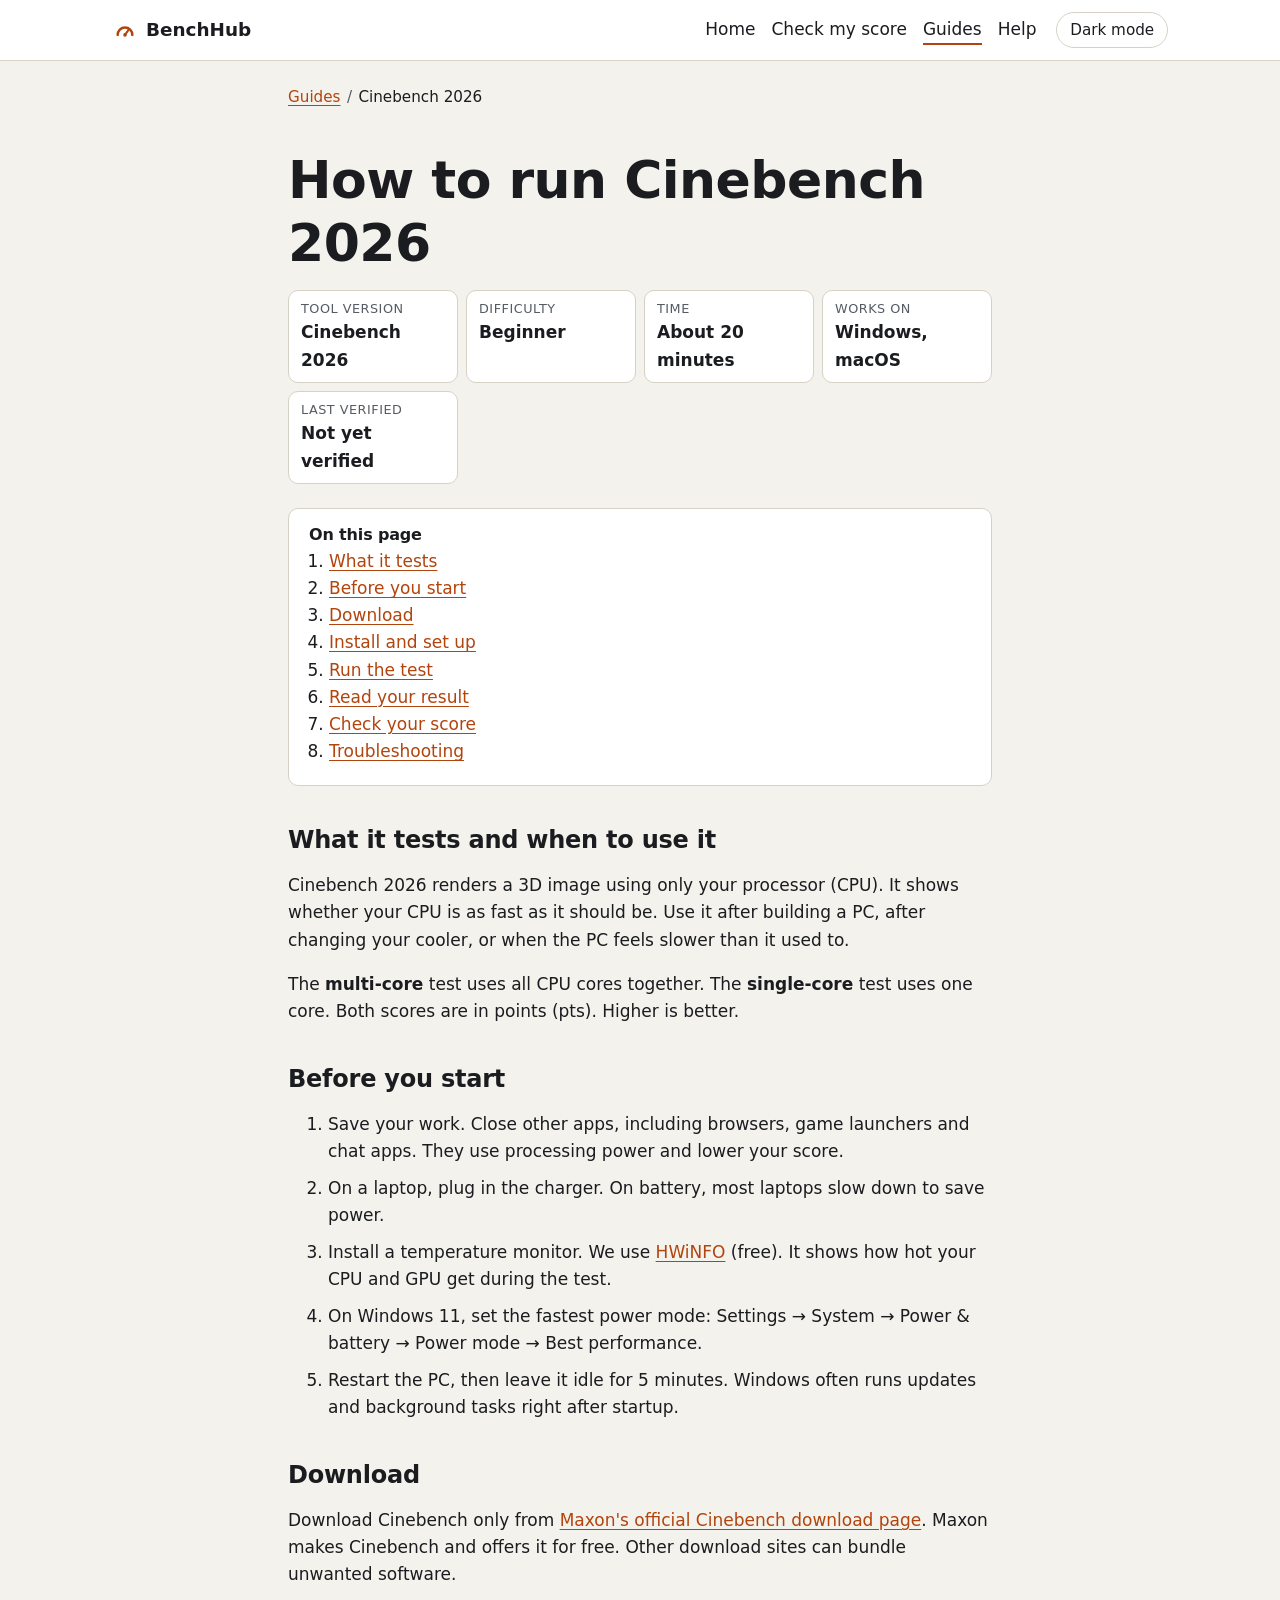
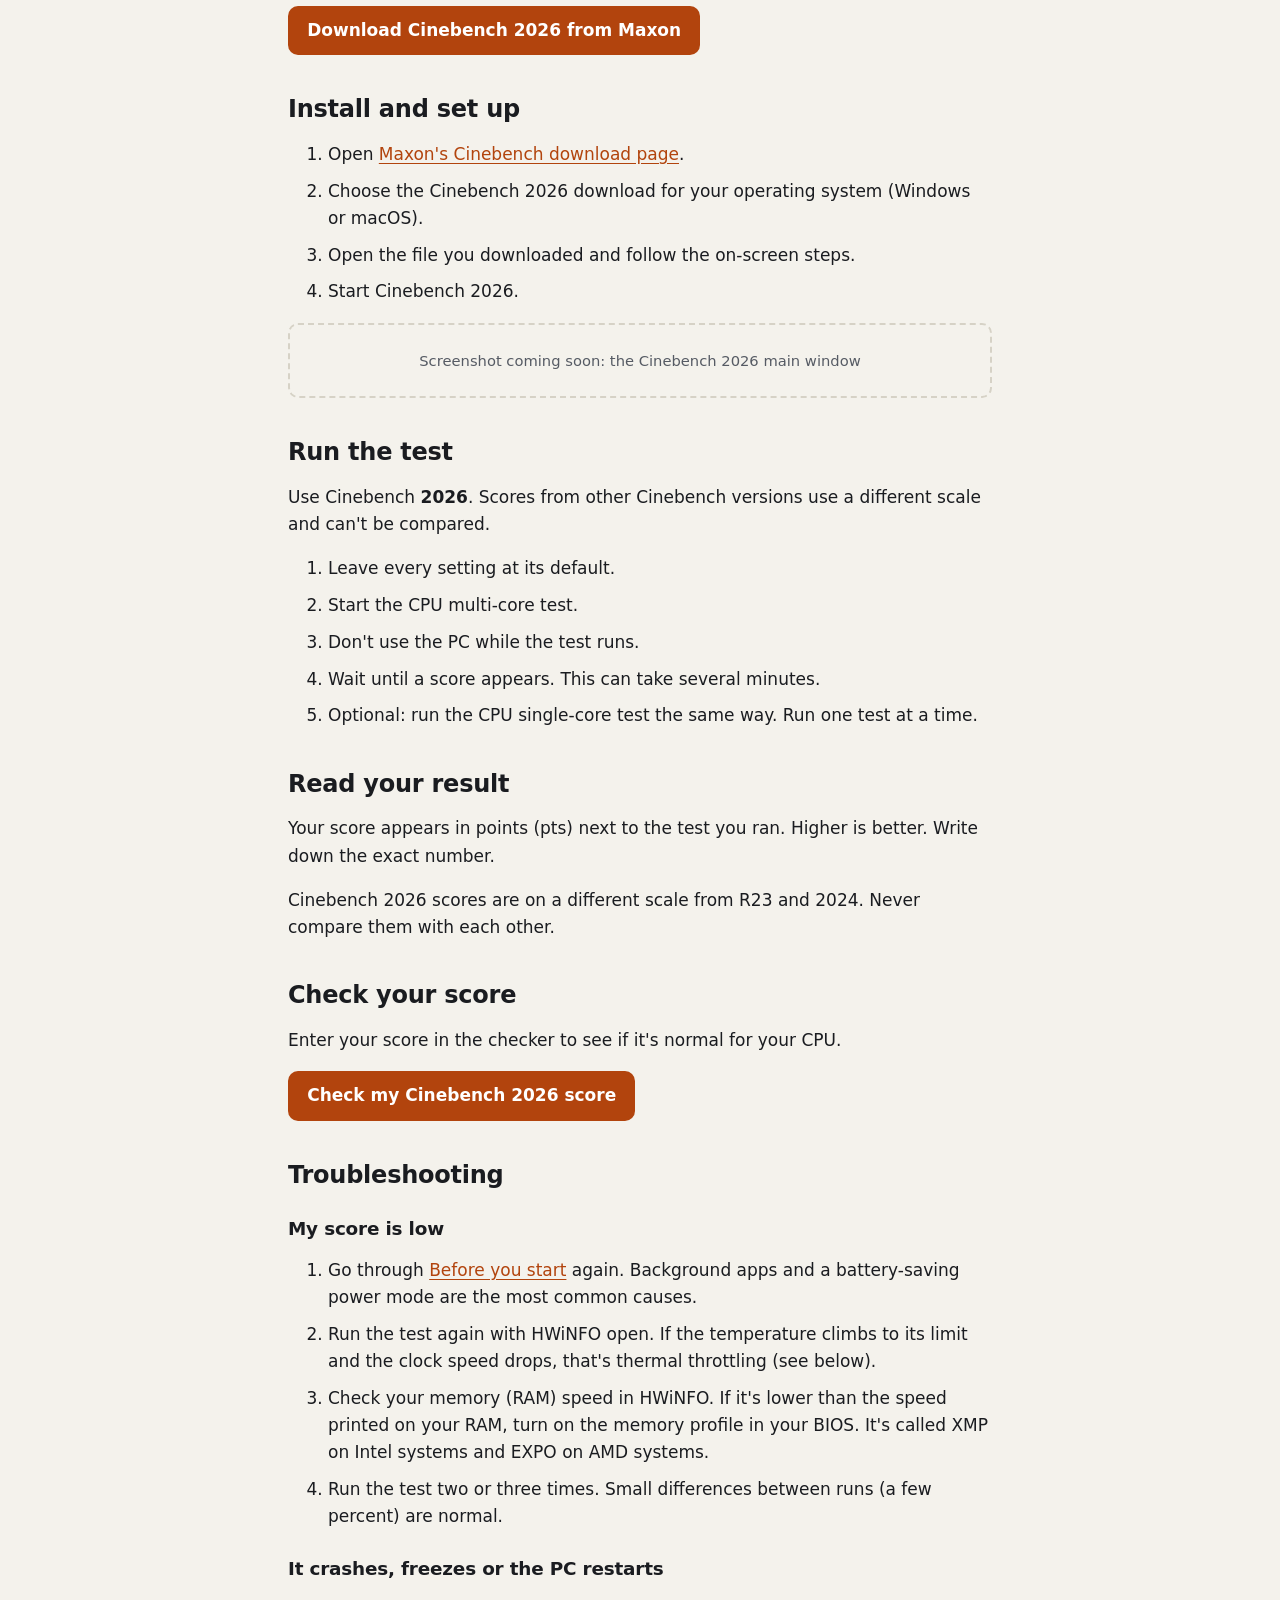
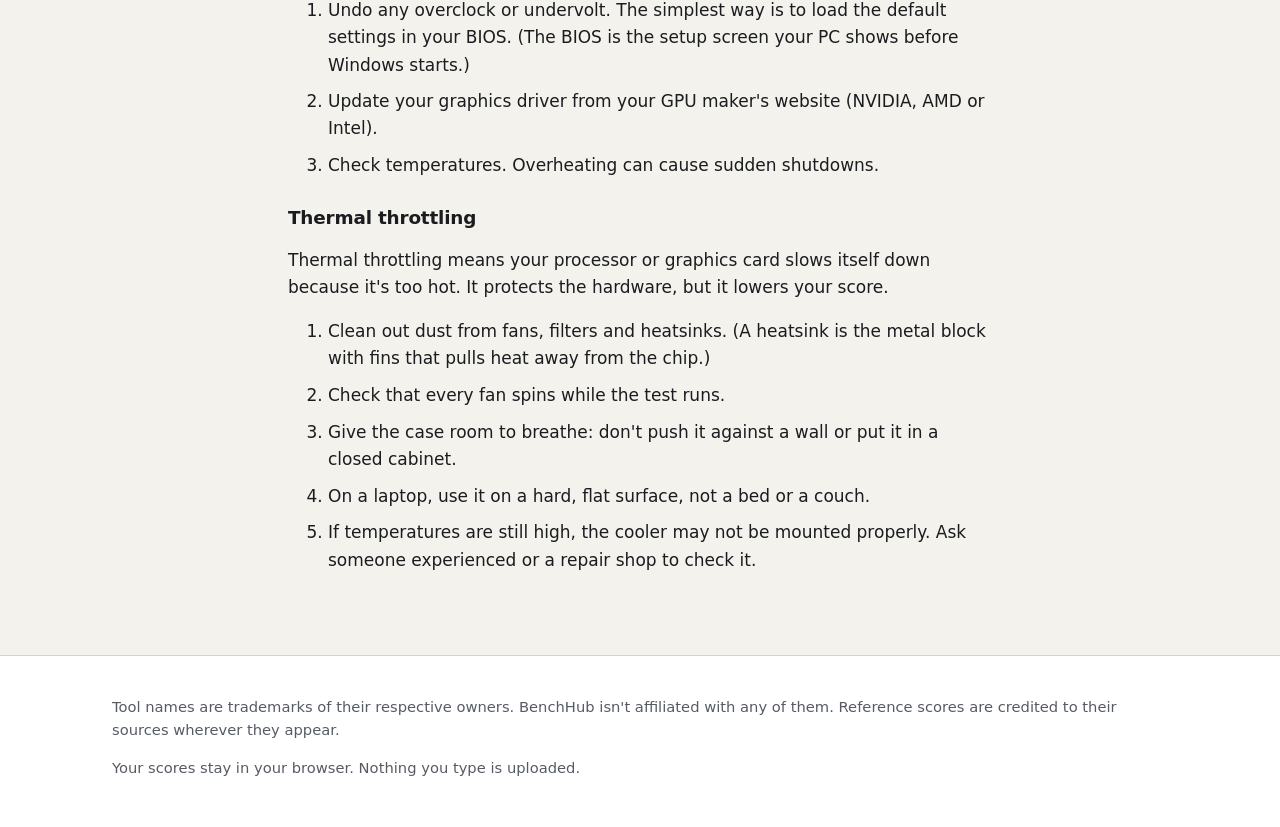
<file: benchhub/guides/cinebench-2026.html>
<!doctype html>
<html lang="en">
  <head>
    <meta charset="utf-8" />
    <meta name="viewport" content="width=device-width, initial-scale=1" />
    <title>How to run Cinebench 2026</title>
    <meta name="description" content="Step-by-step guide to downloading, running and reading Cinebench 2026, then checking if your CPU score is normal." />
    <link rel="icon" href="../assets/favicon.svg" type="image/svg+xml" />
    <link rel="stylesheet" href="../css/style.css" />
    <script>
      // Applied before first paint so a chosen theme doesn't flash.
      try {
        const stored = localStorage.getItem("theme");
        if (stored === "light" || stored === "dark") document.documentElement.dataset.theme = stored;
      } catch {
        // Storage can be blocked: the prefers-color-scheme rules in style.css still apply.
      }
    </script>
    <script type="module" src="../js/ui.js"></script>
  </head>
  <body>
    <a class="skip-link" href="#main">Skip to content</a>
    <header class="site-header">
      <div class="wrap header-inner">
        <a class="brand" href="../index.html"><svg width="26" height="26" viewBox="0 0 32 32" aria-hidden="true" focusable="false"><path d="M7 22a9 9 0 1 1 18 0" fill="none" stroke="currentColor" stroke-width="3" stroke-linecap="round"/><path d="M16 22l5-7" stroke="currentColor" stroke-width="2.5" stroke-linecap="round"/><circle cx="16" cy="22" r="2.2" fill="currentColor"/></svg><span data-site-name>Home</span></a>
        <nav class="site-nav" aria-label="Main">
          <ul>
          <li><a href="../index.html">Home</a></li>
          <li><a href="../check.html">Check my score</a></li>
          <li><a href="../guides/index.html" aria-current="page">Guides</a></li>
          <li><a href="../help.html">Help</a></li>
          </ul>
        </nav>
        <button type="button" class="theme-toggle" data-theme-toggle aria-pressed="false">Dark mode</button>
      </div>
    </header>

    <main id="main" class="wrap guide">
      <nav class="crumbs" aria-label="Breadcrumb">
        <ol>
          <li><a href="./index.html">Guides</a></li>
          <li aria-current="page">Cinebench 2026</li>
        </ol>
      </nav>
      <header>
        <h1>How to run Cinebench 2026</h1>
        <dl class="guide-meta">
          <div><dt>Tool version</dt><dd>Cinebench 2026</dd></div>
          <div><dt>Difficulty</dt><dd>Beginner</dd></div>
          <div><dt>Time</dt><dd>About 20 minutes</dd></div>
          <div><dt>Works on</dt><dd>Windows, macOS</dd></div>
          <div><dt>Last verified</dt><dd>Not yet verified <!-- TODO: set to the date someone actually followed these steps --></dd></div>
        </dl>
      </header>

        <nav class="toc" aria-labelledby="toc-heading">
          <h2 id="toc-heading">On this page</h2>
          <ol>
            <li><a href="#what">What it tests</a></li>
            <li><a href="#before">Before you start</a></li>
            <li><a href="#download">Download</a></li>
            <li><a href="#install">Install and set up</a></li>
            <li><a href="#run">Run the test</a></li>
            <li><a href="#read">Read your result</a></li>
            <li><a href="#check">Check your score</a></li>
            <li><a href="#troubleshooting">Troubleshooting</a></li>
          </ol>
        </nav>

      <section aria-labelledby="what">
        <h2 id="what">What it tests and when to use it</h2>
        <p>Cinebench 2026 renders a 3D image using only your processor (CPU). It shows whether your CPU is as fast as it should be. Use it after building a PC, after changing your cooler, or when the PC feels slower than it used to.</p>
        <p>The <strong>multi-core</strong> test uses all CPU cores together. The <strong>single-core</strong> test uses one core. Both scores are in points (pts). Higher is better.</p>
      </section>

      <section aria-labelledby="before">
        <h2 id="before">Before you start</h2>
        <ol class="steps-list">
          <li>Save your work. Close other apps, including browsers, game launchers and chat apps. They use processing power and lower your score.</li>
          <li>On a laptop, plug in the charger. On battery, most laptops slow down to save power.</li>
          <li>Install a temperature monitor. We use <a href="https://www.hwinfo.com/download/">HWiNFO</a> (free). It shows how hot your CPU and GPU get during the test.</li>
          <li>On Windows 11, set the fastest power mode: Settings → System → Power &amp; battery → Power mode → Best performance. <!-- TODO: verify label --></li>
          <li>Restart the PC, then leave it idle for 5 minutes. Windows often runs updates and background tasks right after startup.</li>
        </ol>
      </section>

      <section aria-labelledby="download">
        <h2 id="download">Download</h2>
        <p>Download Cinebench only from <a href="https://www.maxon.net/en/downloads/cinebench-downloads">Maxon's official Cinebench download page</a>. Maxon makes Cinebench and offers it for free. Other download sites can bundle unwanted software.</p>
        <p class="actions"><a class="button" href="https://www.maxon.net/en/downloads/cinebench-downloads">Download Cinebench 2026 from Maxon</a></p>
      </section>

      <section aria-labelledby="install">
        <h2 id="install">Install and set up</h2>
        <ol class="steps-list">
          <li>Open <a href="https://www.maxon.net/en/downloads/cinebench-downloads">Maxon's Cinebench download page</a>.</li>
          <li>Choose the Cinebench 2026 download for your operating system (Windows or macOS). <!-- TODO: verify label --></li>
          <li>Open the file you downloaded and follow the on-screen steps. <!-- TODO: verify whether Cinebench 2026 ships as an installer or a .zip archive --></li>
          <li>Start Cinebench 2026.</li>
        </ol>
        <!-- TODO: replace with our own screenshot -->
          <figure class="shot"><figcaption>Screenshot coming soon: the Cinebench 2026 main window</figcaption></figure>
      </section>

      <section aria-labelledby="run">
        <h2 id="run">Run the test</h2>
        <p>Use Cinebench <strong>2026</strong>. Scores from other Cinebench versions use a different scale and can't be compared.</p>
        <ol class="steps-list">
          <li>Leave every setting at its default. <!-- TODO: verify whether Cinebench 2026 has a test-duration setting and what its default is --></li>
          <li>Start the CPU multi-core test. <!-- TODO: verify label --></li>
          <li>Don't use the PC while the test runs.</li>
          <li>Wait until a score appears. This can take several minutes.</li>
          <li>Optional: run the CPU single-core test the same way. Run one test at a time.</li>
        </ol>
      </section>

      <section aria-labelledby="read">
        <h2 id="read">Read your result</h2>
        <p>Your score appears in points (pts) next to the test you ran. <!-- TODO: verify where Cinebench 2026 shows the score --> Higher is better. Write down the exact number.</p>
        <p>Cinebench 2026 scores are on a different scale from R23 and 2024. Never compare them with each other.</p>
      </section>

      <section aria-labelledby="check">
        <h2 id="check">Check your score</h2>
        <p>Enter your score in the checker to see if it's normal for your CPU.</p>
        <p class="actions"><a class="button" href="../check.html?b=cinebench&amp;v=2026">Check my Cinebench 2026 score</a></p>
      </section>

      <section aria-labelledby="troubleshooting">
        <h2 id="troubleshooting">Troubleshooting</h2>

        <h3 id="low-score">My score is low</h3>
        <ol class="steps-list">
          <li>Go through <a href="#before">Before you start</a> again. Background apps and a battery-saving power mode are the most common causes.</li>
          <li>Run the test again with HWiNFO open. If the temperature climbs to its limit and the clock speed drops, that's thermal throttling (see below).</li>
          <li>Check your memory (RAM) speed in HWiNFO. If it's lower than the speed printed on your RAM, turn on the memory profile in your BIOS. It's called XMP on Intel systems and EXPO on AMD systems.</li>
          <li>Run the test two or three times. Small differences between runs (a few percent) are normal.</li>
        </ol>

        <h3 id="crashes">It crashes, freezes or the PC restarts</h3>
        <ol class="steps-list">
          <li>Undo any overclock or undervolt. The simplest way is to load the default settings in your BIOS. (The BIOS is the setup screen your PC shows before Windows starts.)</li>
          <li>Update your graphics driver from your GPU maker's website (NVIDIA, AMD or Intel).</li>

          <li>Check temperatures. Overheating can cause sudden shutdowns.</li>
        </ol>

        <h3 id="throttling">Thermal throttling</h3>
        <p>Thermal throttling means your processor or graphics card slows itself down because it's too hot. It protects the hardware, but it lowers your score.</p>
        <ol class="steps-list">
          <li>Clean out dust from fans, filters and heatsinks. (A heatsink is the metal block with fins that pulls heat away from the chip.)</li>
          <li>Check that every fan spins while the test runs.</li>
          <li>Give the case room to breathe: don't push it against a wall or put it in a closed cabinet.</li>
          <li>On a laptop, use it on a hard, flat surface, not a bed or a couch.</li>
          <li>If temperatures are still high, the cooler may not be mounted properly. Ask someone experienced or a repair shop to check it.</li>
        </ol>
      </section>
    </main>

    <footer class="site-footer">
      <div class="wrap">
        <p>
          Tool names are trademarks of their respective owners. <span data-site-name>This site</span> isn't
          affiliated with any of them. Reference scores are credited to their sources wherever they appear.
        </p>
        <p>Your scores stay in your browser. Nothing you type is uploaded.</p>
      </div>
    </footer>
  </body>
</html>
</file>
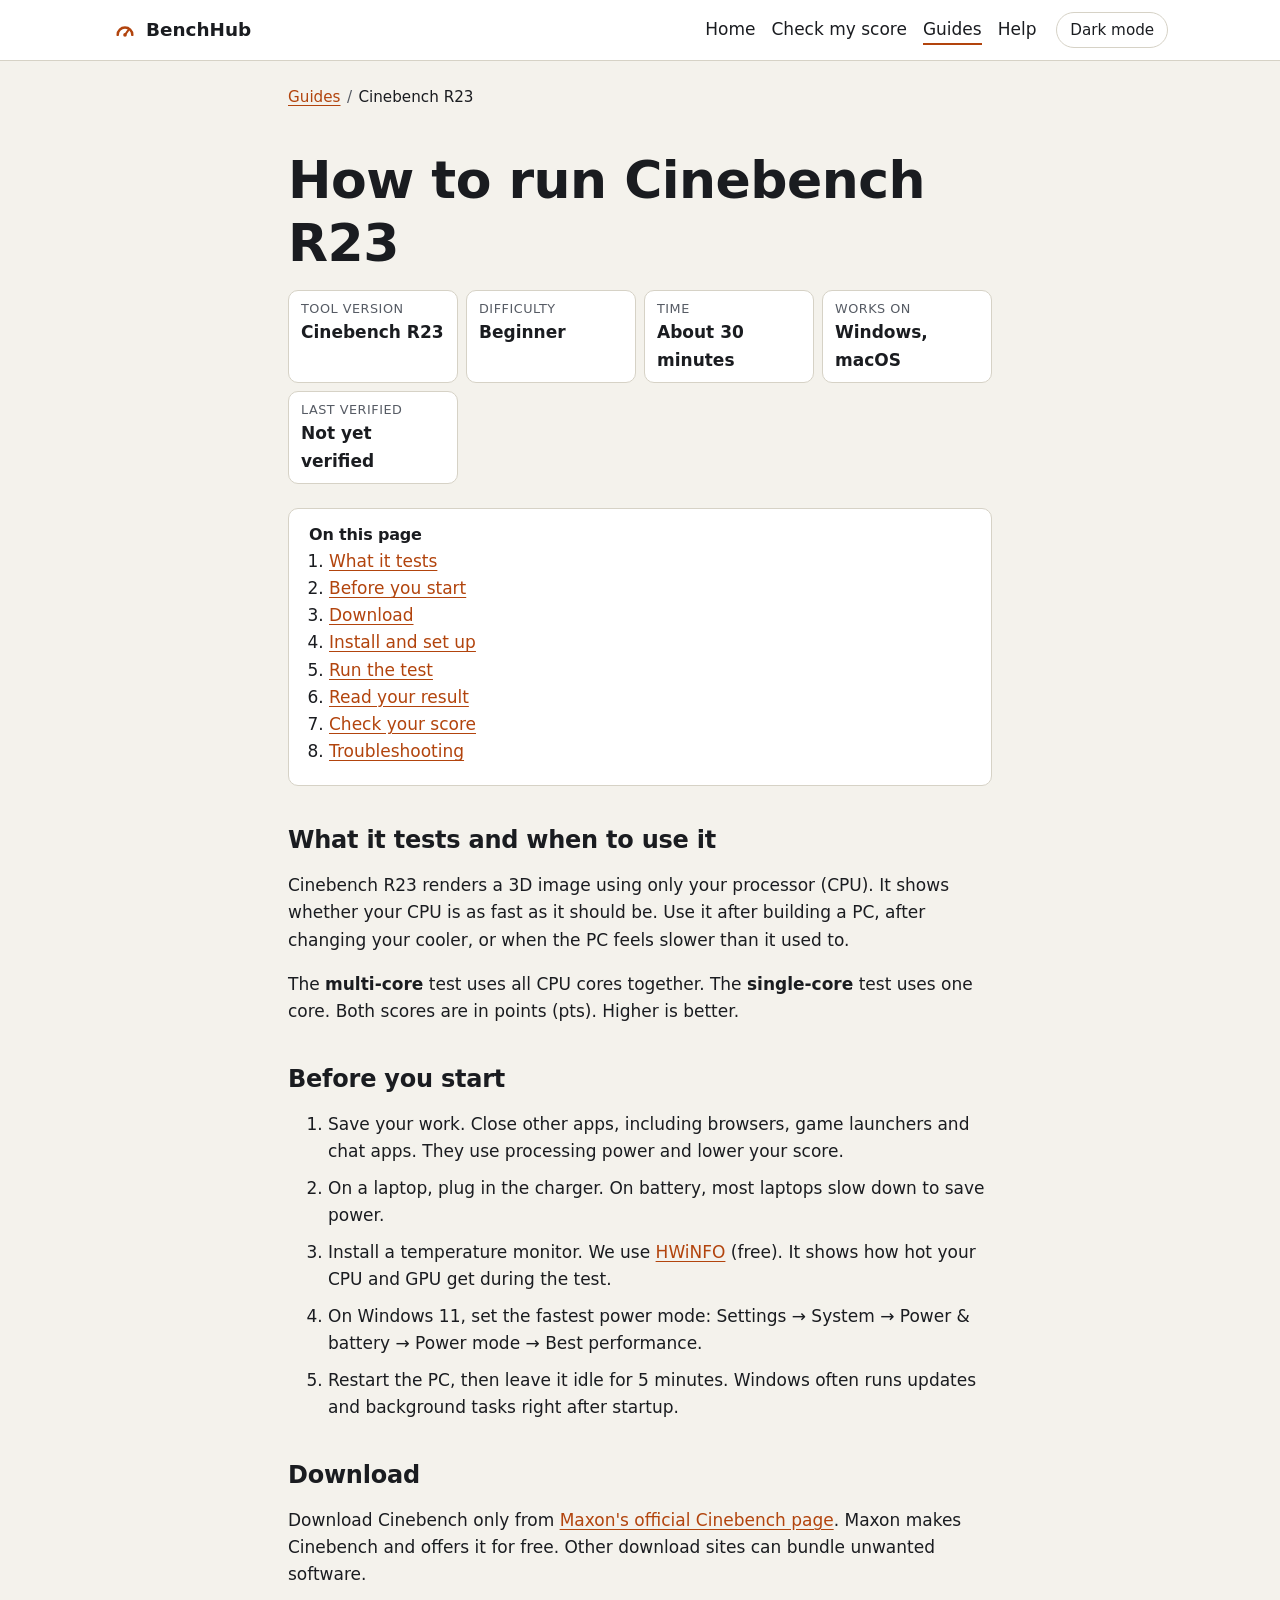
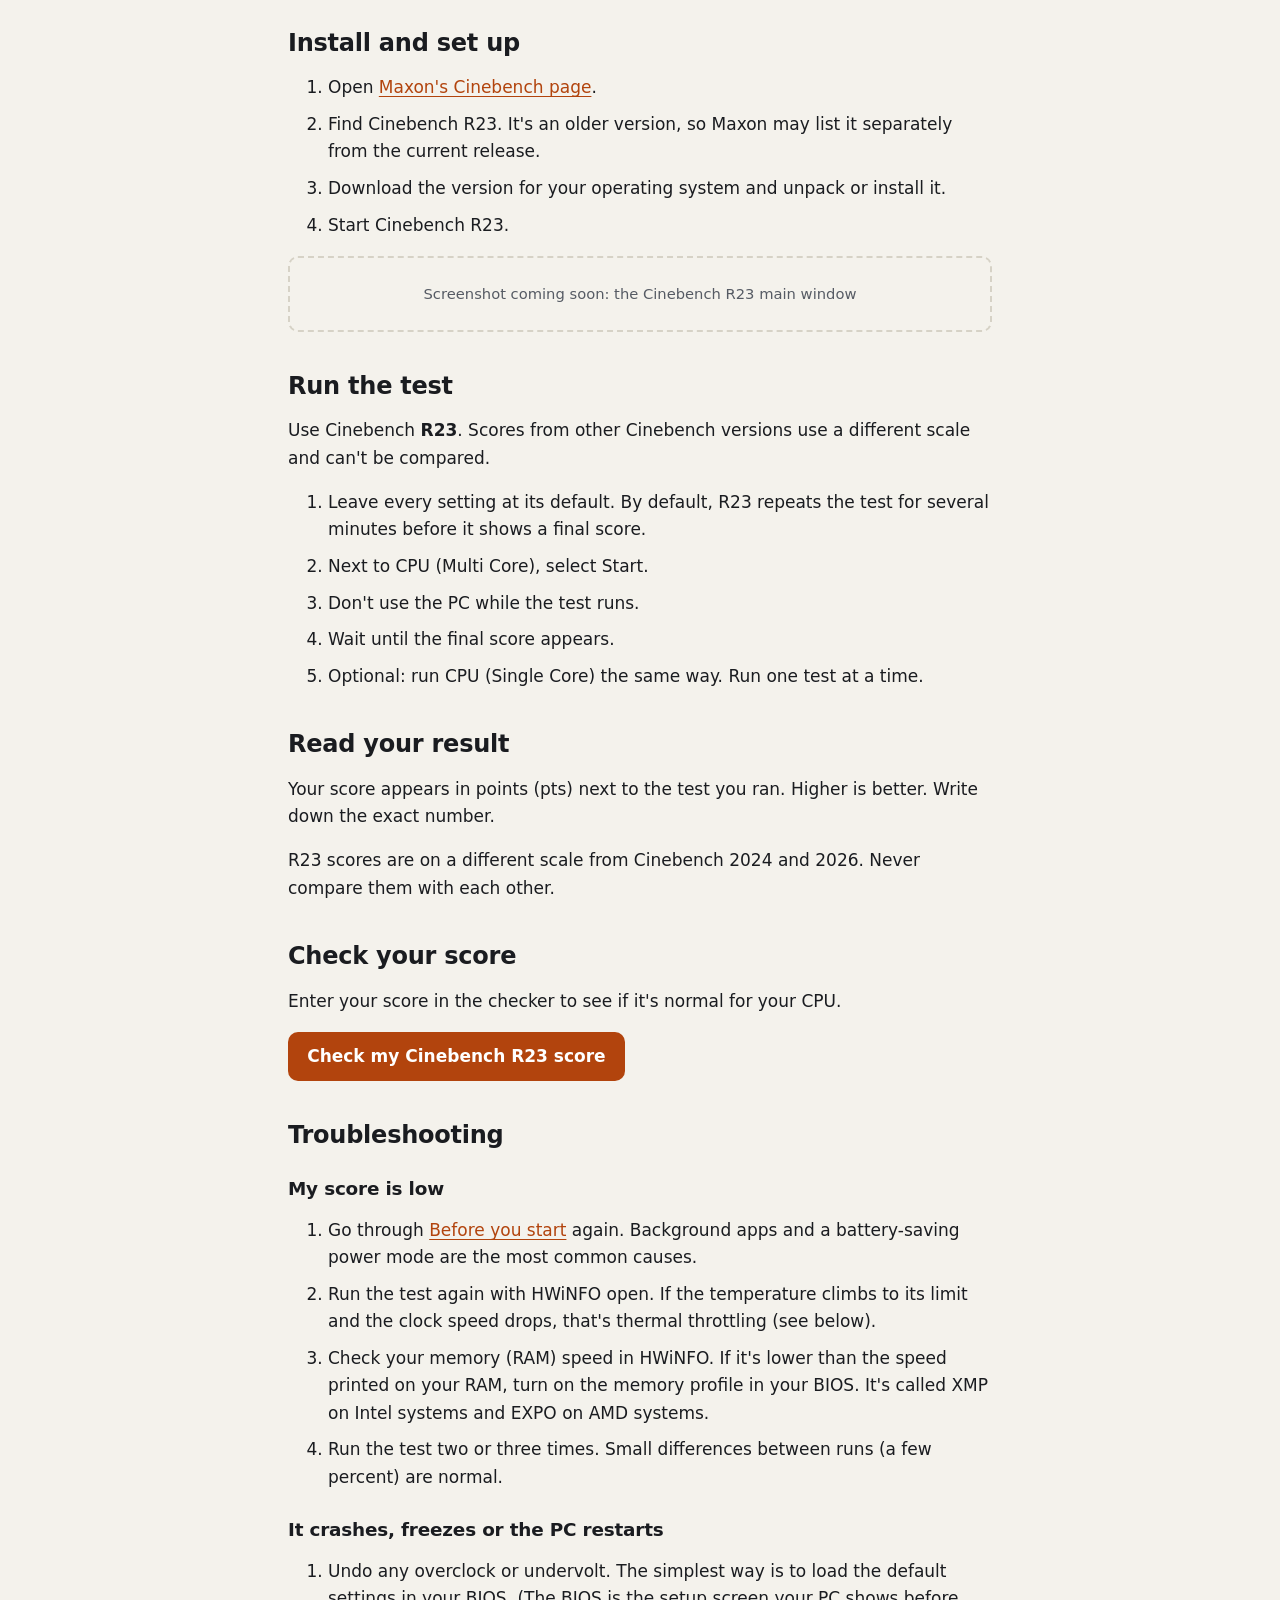
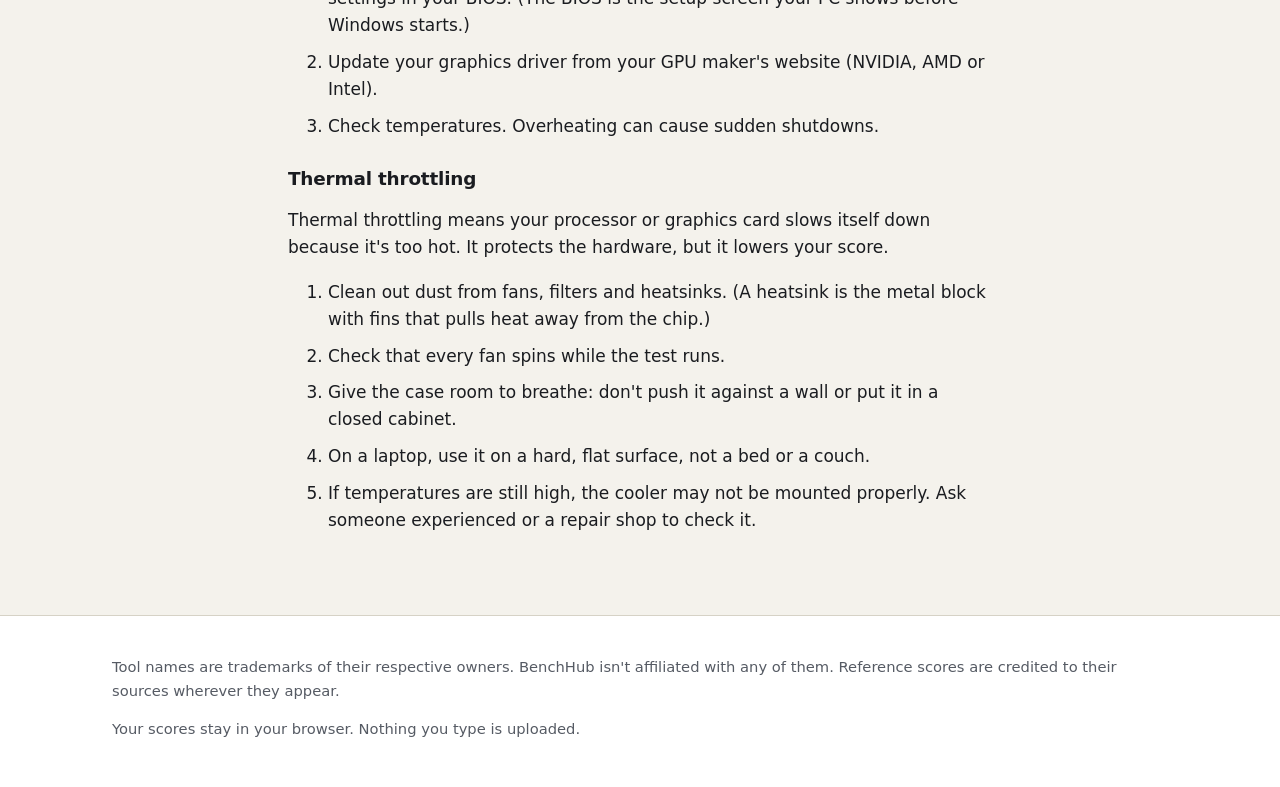
<file: benchhub/guides/cinebench-r23.html>
<!doctype html>
<html lang="en">
  <head>
    <meta charset="utf-8" />
    <meta name="viewport" content="width=device-width, initial-scale=1" />
    <title>How to run Cinebench R23</title>
    <meta name="description" content="Step-by-step guide to running Cinebench R23 and checking whether your CPU score is normal." />
    <link rel="icon" href="../assets/favicon.svg" type="image/svg+xml" />
    <link rel="stylesheet" href="../css/style.css" />
    <script>
      // Applied before first paint so a chosen theme doesn't flash.
      try {
        const stored = localStorage.getItem("theme");
        if (stored === "light" || stored === "dark") document.documentElement.dataset.theme = stored;
      } catch {
        // Storage can be blocked: the prefers-color-scheme rules in style.css still apply.
      }
    </script>
    <script type="module" src="../js/ui.js"></script>
  </head>
  <body>
    <a class="skip-link" href="#main">Skip to content</a>
    <header class="site-header">
      <div class="wrap header-inner">
        <a class="brand" href="../index.html"><svg width="26" height="26" viewBox="0 0 32 32" aria-hidden="true" focusable="false"><path d="M7 22a9 9 0 1 1 18 0" fill="none" stroke="currentColor" stroke-width="3" stroke-linecap="round"/><path d="M16 22l5-7" stroke="currentColor" stroke-width="2.5" stroke-linecap="round"/><circle cx="16" cy="22" r="2.2" fill="currentColor"/></svg><span data-site-name>Home</span></a>
        <nav class="site-nav" aria-label="Main">
          <ul>
          <li><a href="../index.html">Home</a></li>
          <li><a href="../check.html">Check my score</a></li>
          <li><a href="../guides/index.html" aria-current="page">Guides</a></li>
          <li><a href="../help.html">Help</a></li>
          </ul>
        </nav>
        <button type="button" class="theme-toggle" data-theme-toggle aria-pressed="false">Dark mode</button>
      </div>
    </header>

    <main id="main" class="wrap guide">
      <nav class="crumbs" aria-label="Breadcrumb">
        <ol>
          <li><a href="./index.html">Guides</a></li>
          <li aria-current="page">Cinebench R23</li>
        </ol>
      </nav>
      <header>
        <h1>How to run Cinebench R23</h1>
        <dl class="guide-meta">
          <div><dt>Tool version</dt><dd>Cinebench R23</dd></div>
          <div><dt>Difficulty</dt><dd>Beginner</dd></div>
          <div><dt>Time</dt><dd>About 30 minutes</dd></div>
          <div><dt>Works on</dt><dd>Windows, macOS</dd></div>
          <div><dt>Last verified</dt><dd>Not yet verified <!-- TODO: set to the date someone actually followed these steps --></dd></div>
        </dl>
      </header>

        <nav class="toc" aria-labelledby="toc-heading">
          <h2 id="toc-heading">On this page</h2>
          <ol>
            <li><a href="#what">What it tests</a></li>
            <li><a href="#before">Before you start</a></li>
            <li><a href="#download">Download</a></li>
            <li><a href="#install">Install and set up</a></li>
            <li><a href="#run">Run the test</a></li>
            <li><a href="#read">Read your result</a></li>
            <li><a href="#check">Check your score</a></li>
            <li><a href="#troubleshooting">Troubleshooting</a></li>
          </ol>
        </nav>

      <section aria-labelledby="what">
        <h2 id="what">What it tests and when to use it</h2>
        <p>Cinebench R23 renders a 3D image using only your processor (CPU). It shows whether your CPU is as fast as it should be. Use it after building a PC, after changing your cooler, or when the PC feels slower than it used to.</p>
        <p>The <strong>multi-core</strong> test uses all CPU cores together. The <strong>single-core</strong> test uses one core. Both scores are in points (pts). Higher is better.</p>
      </section>

      <section aria-labelledby="before">
        <h2 id="before">Before you start</h2>
        <ol class="steps-list">
          <li>Save your work. Close other apps, including browsers, game launchers and chat apps. They use processing power and lower your score.</li>
          <li>On a laptop, plug in the charger. On battery, most laptops slow down to save power.</li>
          <li>Install a temperature monitor. We use <a href="https://www.hwinfo.com/download/">HWiNFO</a> (free). It shows how hot your CPU and GPU get during the test.</li>
          <li>On Windows 11, set the fastest power mode: Settings → System → Power &amp; battery → Power mode → Best performance. <!-- TODO: verify label --></li>
          <li>Restart the PC, then leave it idle for 5 minutes. Windows often runs updates and background tasks right after startup.</li>
        </ol>
      </section>

      <section aria-labelledby="download">
        <h2 id="download">Download</h2>
        <p>Download Cinebench only from <a href="https://www.maxon.net/en/cinebench">Maxon's official Cinebench page</a>. Maxon makes Cinebench and offers it for free. Other download sites can bundle unwanted software.</p>
      </section>

      <section aria-labelledby="install">
        <h2 id="install">Install and set up</h2>
        <ol class="steps-list">
          <li>Open <a href="https://www.maxon.net/en/cinebench">Maxon's Cinebench page</a>.</li>
          <li>Find Cinebench R23. It's an older version, so Maxon may list it separately from the current release. <!-- TODO: verify where Maxon lists R23 downloads --></li>
          <li>Download the version for your operating system and unpack or install it. <!-- TODO: verify whether R23 ships as an installer or a .zip archive --></li>
          <li>Start Cinebench R23.</li>
        </ol>
        <!-- TODO: replace with our own screenshot -->
          <figure class="shot"><figcaption>Screenshot coming soon: the Cinebench R23 main window</figcaption></figure>
      </section>

      <section aria-labelledby="run">
        <h2 id="run">Run the test</h2>
        <p>Use Cinebench <strong>R23</strong>. Scores from other Cinebench versions use a different scale and can't be compared.</p>
        <ol class="steps-list">
          <li>Leave every setting at its default. By default, R23 repeats the test for several minutes before it shows a final score. <!-- TODO: verify the default minimum test duration in R23 --></li>
          <li>Next to CPU (Multi Core), select Start. <!-- TODO: verify label --></li>
          <li>Don't use the PC while the test runs.</li>
          <li>Wait until the final score appears.</li>
          <li>Optional: run CPU (Single Core) the same way. <!-- TODO: verify label --> Run one test at a time.</li>
        </ol>
      </section>

      <section aria-labelledby="read">
        <h2 id="read">Read your result</h2>
        <p>Your score appears in points (pts) next to the test you ran. <!-- TODO: verify label --> Higher is better. Write down the exact number.</p>
        <p>R23 scores are on a different scale from Cinebench 2024 and 2026. Never compare them with each other.</p>
      </section>

      <section aria-labelledby="check">
        <h2 id="check">Check your score</h2>
        <p>Enter your score in the checker to see if it's normal for your CPU.</p>
        <p class="actions"><a class="button" href="../check.html?b=cinebench&amp;v=r23">Check my Cinebench R23 score</a></p>
      </section>

      <section aria-labelledby="troubleshooting">
        <h2 id="troubleshooting">Troubleshooting</h2>

        <h3 id="low-score">My score is low</h3>
        <ol class="steps-list">
          <li>Go through <a href="#before">Before you start</a> again. Background apps and a battery-saving power mode are the most common causes.</li>
          <li>Run the test again with HWiNFO open. If the temperature climbs to its limit and the clock speed drops, that's thermal throttling (see below).</li>
          <li>Check your memory (RAM) speed in HWiNFO. If it's lower than the speed printed on your RAM, turn on the memory profile in your BIOS. It's called XMP on Intel systems and EXPO on AMD systems.</li>
          <li>Run the test two or three times. Small differences between runs (a few percent) are normal.</li>
        </ol>

        <h3 id="crashes">It crashes, freezes or the PC restarts</h3>
        <ol class="steps-list">
          <li>Undo any overclock or undervolt. The simplest way is to load the default settings in your BIOS. (The BIOS is the setup screen your PC shows before Windows starts.)</li>
          <li>Update your graphics driver from your GPU maker's website (NVIDIA, AMD or Intel).</li>

          <li>Check temperatures. Overheating can cause sudden shutdowns.</li>
        </ol>

        <h3 id="throttling">Thermal throttling</h3>
        <p>Thermal throttling means your processor or graphics card slows itself down because it's too hot. It protects the hardware, but it lowers your score.</p>
        <ol class="steps-list">
          <li>Clean out dust from fans, filters and heatsinks. (A heatsink is the metal block with fins that pulls heat away from the chip.)</li>
          <li>Check that every fan spins while the test runs.</li>
          <li>Give the case room to breathe: don't push it against a wall or put it in a closed cabinet.</li>
          <li>On a laptop, use it on a hard, flat surface, not a bed or a couch.</li>
          <li>If temperatures are still high, the cooler may not be mounted properly. Ask someone experienced or a repair shop to check it.</li>
        </ol>
      </section>
    </main>

    <footer class="site-footer">
      <div class="wrap">
        <p>
          Tool names are trademarks of their respective owners. <span data-site-name>This site</span> isn't
          affiliated with any of them. Reference scores are credited to their sources wherever they appear.
        </p>
        <p>Your scores stay in your browser. Nothing you type is uploaded.</p>
      </div>
    </footer>
  </body>
</html>
</file>
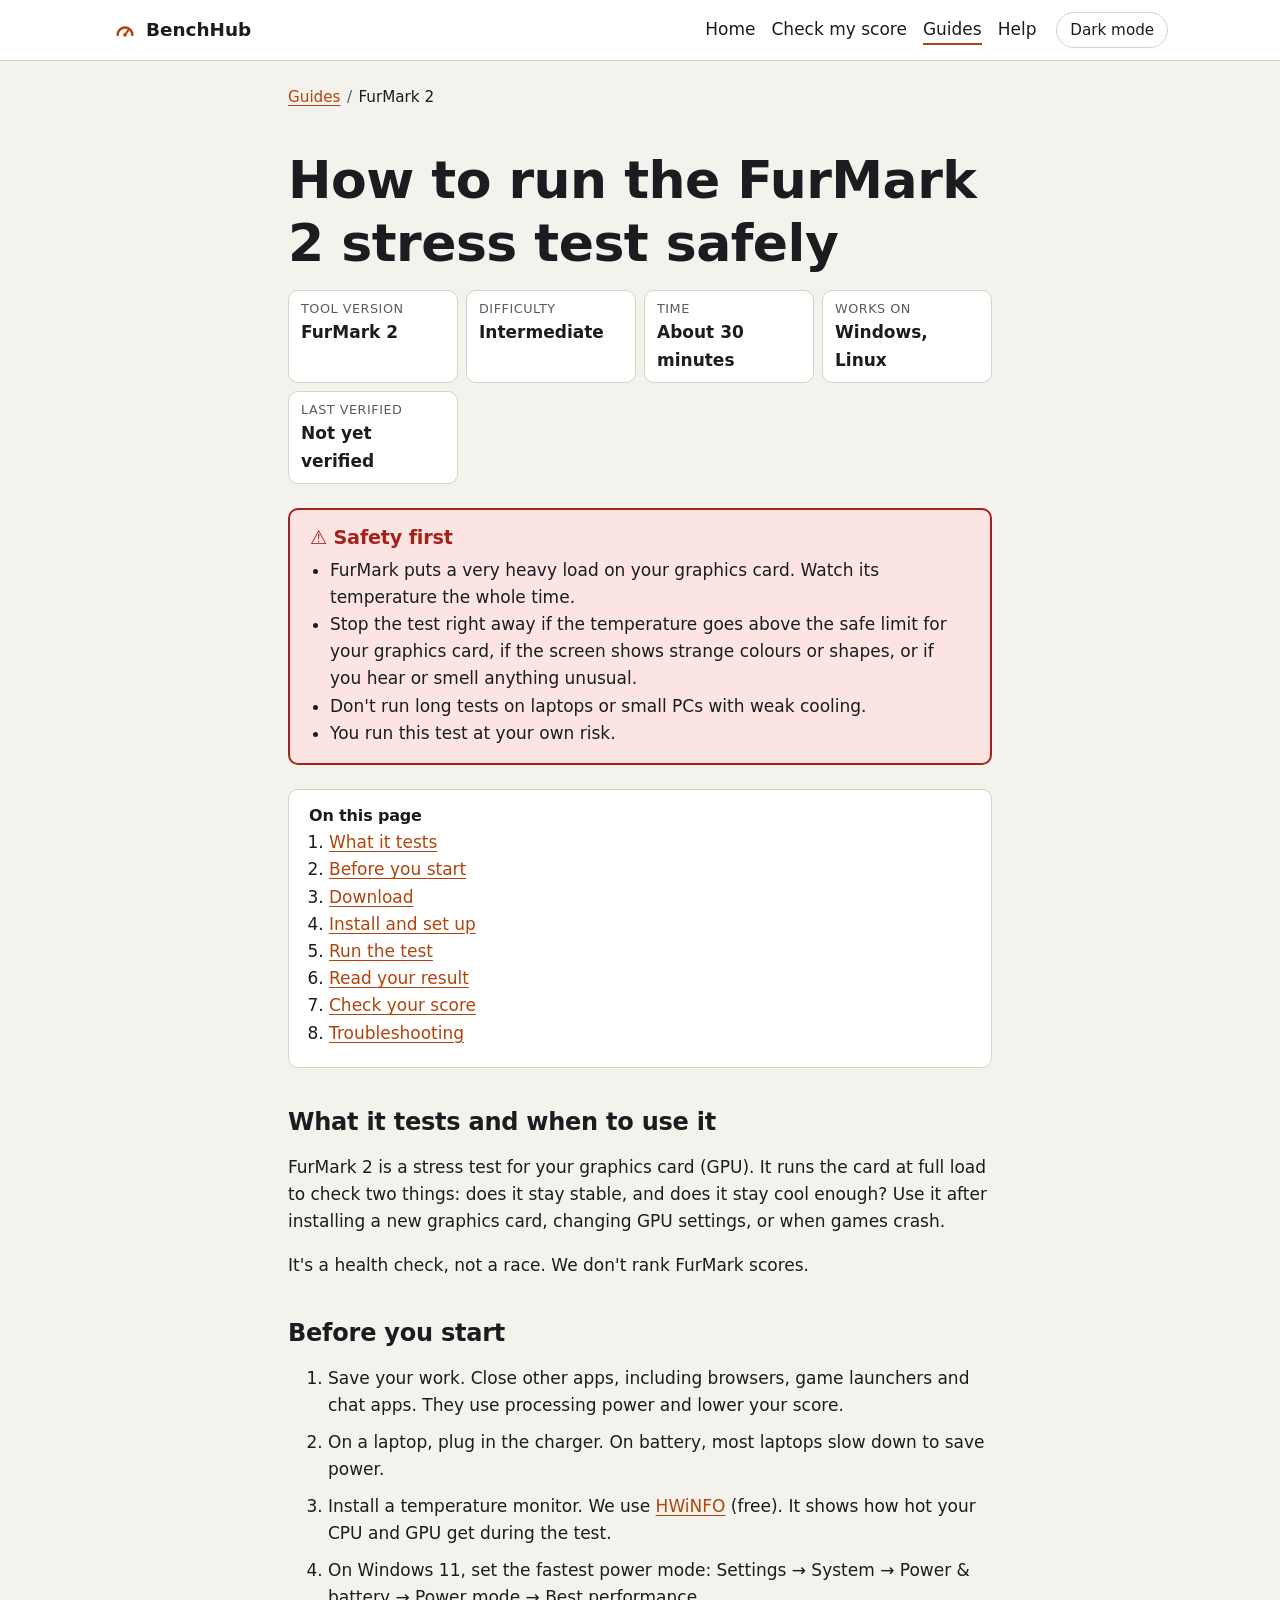
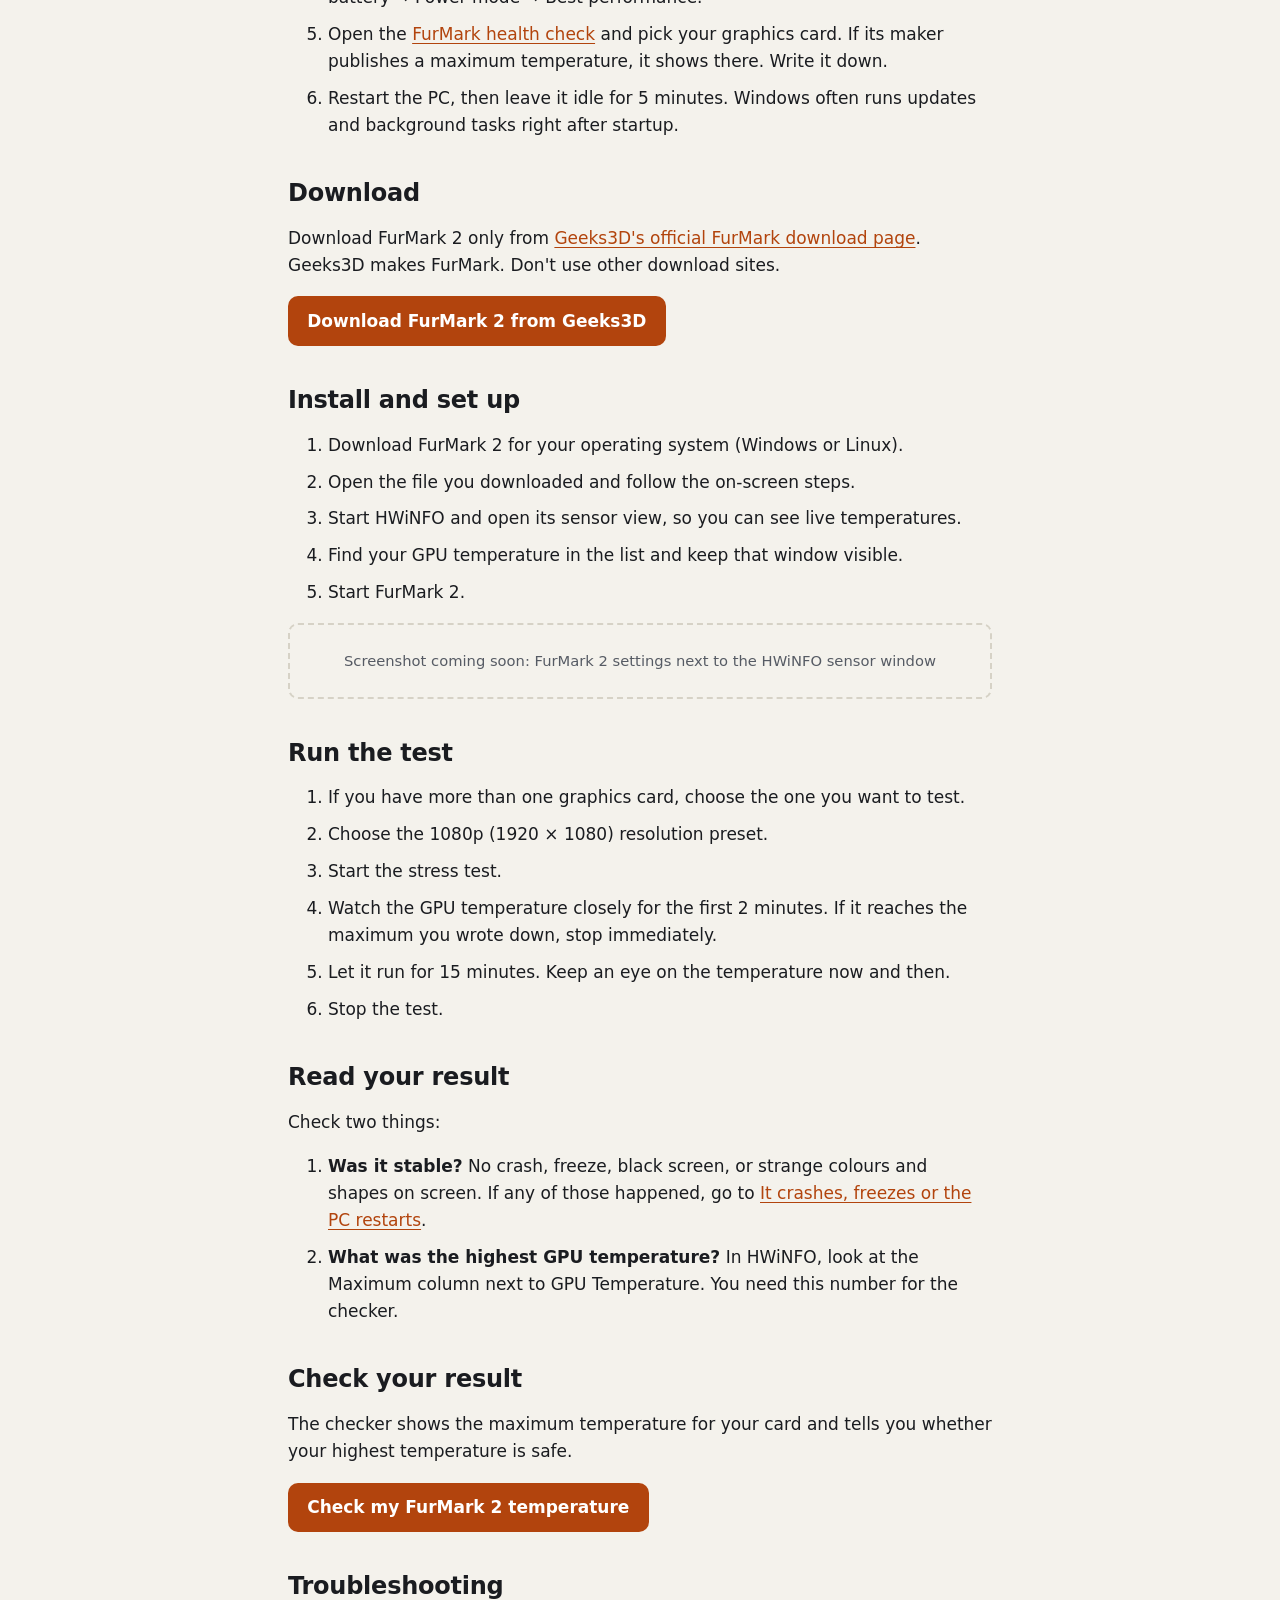
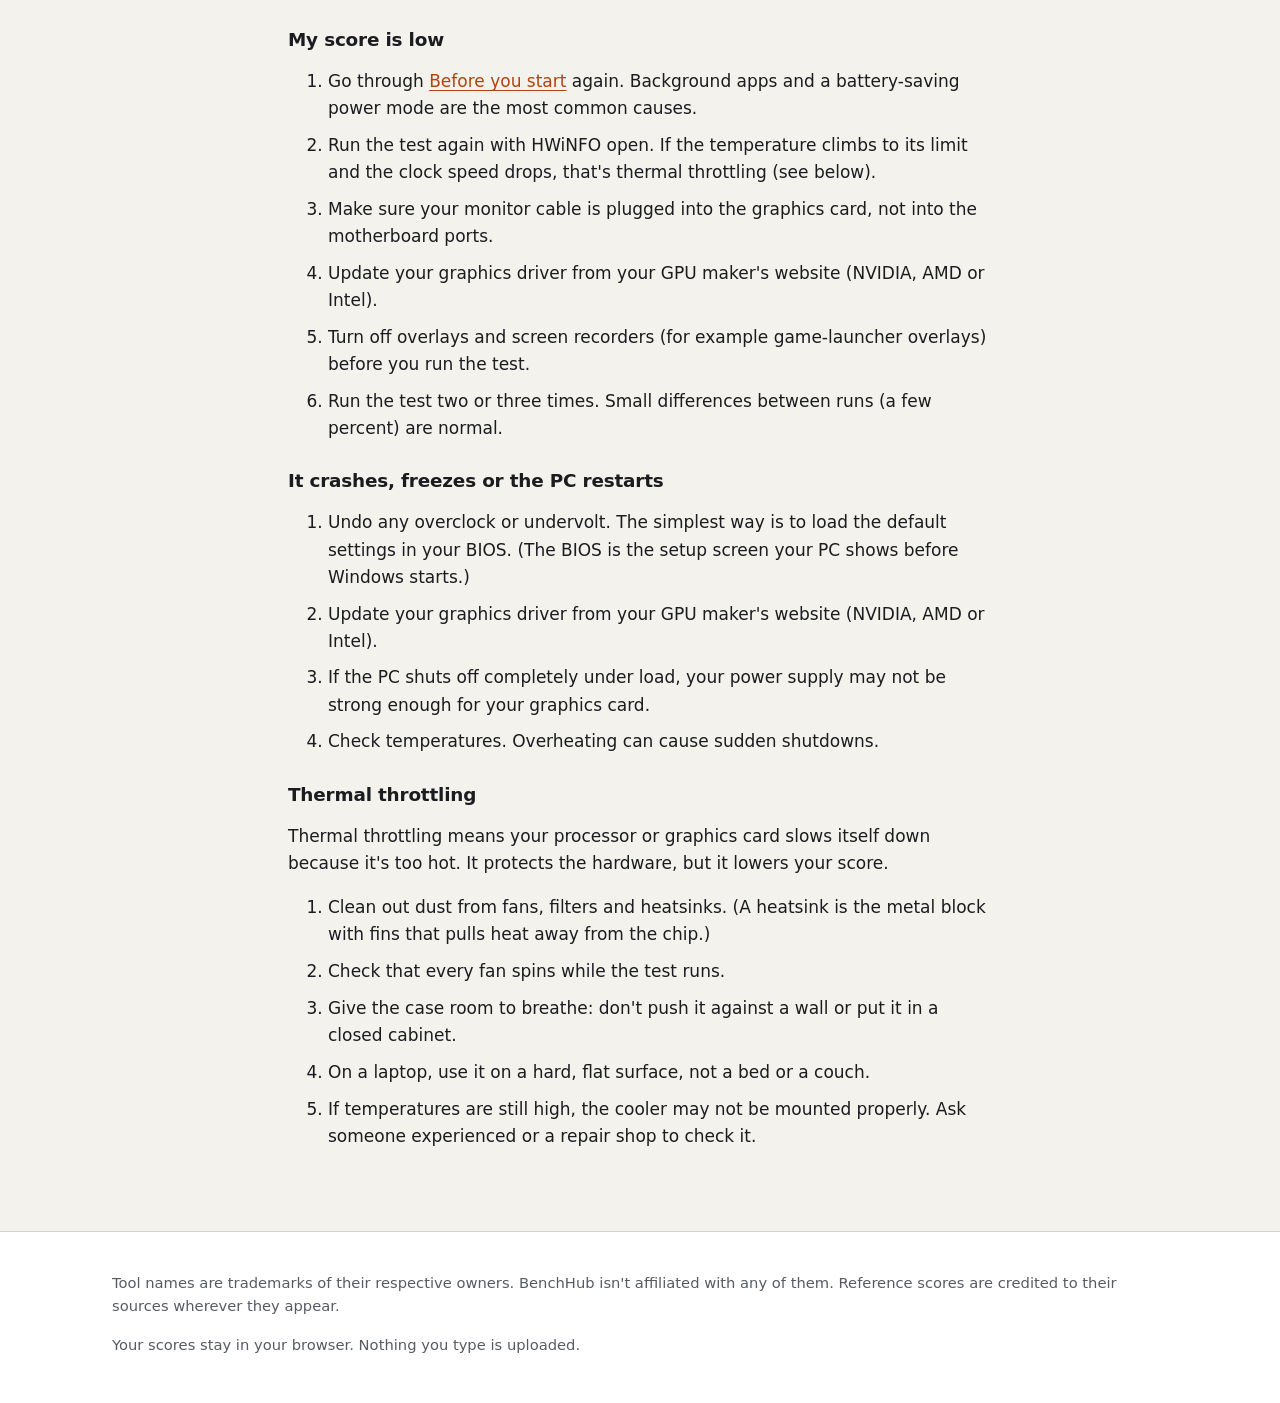
<file: benchhub/guides/furmark-2.html>
<!doctype html>
<html lang="en">
  <head>
    <meta charset="utf-8" />
    <meta name="viewport" content="width=device-width, initial-scale=1" />
    <title>How to run the FurMark 2 stress test safely</title>
    <meta name="description" content="Beginner guide to stress testing your graphics card with FurMark 2 safely: temperatures, stability and throttling." />
    <link rel="icon" href="../assets/favicon.svg" type="image/svg+xml" />
    <link rel="stylesheet" href="../css/style.css" />
    <script>
      // Applied before first paint so a chosen theme doesn't flash.
      try {
        const stored = localStorage.getItem("theme");
        if (stored === "light" || stored === "dark") document.documentElement.dataset.theme = stored;
      } catch {
        // Storage can be blocked: the prefers-color-scheme rules in style.css still apply.
      }
    </script>
    <script type="module" src="../js/ui.js"></script>
  </head>
  <body>
    <a class="skip-link" href="#main">Skip to content</a>
    <header class="site-header">
      <div class="wrap header-inner">
        <a class="brand" href="../index.html"><svg width="26" height="26" viewBox="0 0 32 32" aria-hidden="true" focusable="false"><path d="M7 22a9 9 0 1 1 18 0" fill="none" stroke="currentColor" stroke-width="3" stroke-linecap="round"/><path d="M16 22l5-7" stroke="currentColor" stroke-width="2.5" stroke-linecap="round"/><circle cx="16" cy="22" r="2.2" fill="currentColor"/></svg><span data-site-name>Home</span></a>
        <nav class="site-nav" aria-label="Main">
          <ul>
          <li><a href="../index.html">Home</a></li>
          <li><a href="../check.html">Check my score</a></li>
          <li><a href="../guides/index.html" aria-current="page">Guides</a></li>
          <li><a href="../help.html">Help</a></li>
          </ul>
        </nav>
        <button type="button" class="theme-toggle" data-theme-toggle aria-pressed="false">Dark mode</button>
      </div>
    </header>

    <main id="main" class="wrap guide">
      <nav class="crumbs" aria-label="Breadcrumb">
        <ol>
          <li><a href="./index.html">Guides</a></li>
          <li aria-current="page">FurMark 2</li>
        </ol>
      </nav>
      <header>
        <h1>How to run the FurMark 2 stress test safely</h1>
        <dl class="guide-meta">
          <div><dt>Tool version</dt><dd>FurMark 2</dd></div>
          <div><dt>Difficulty</dt><dd>Intermediate</dd></div>
          <div><dt>Time</dt><dd>About 30 minutes</dd></div>
          <div><dt>Works on</dt><dd>Windows, Linux</dd></div>
          <div><dt>Last verified</dt><dd>Not yet verified <!-- TODO: set to the date someone actually followed these steps --></dd></div>
        </dl>
      </header>
      <aside class="warning" aria-labelledby="safety">
        <h2 id="safety">⚠ Safety first</h2>
        <ul>
          <li>FurMark puts a very heavy load on your graphics card. Watch its temperature the whole time.</li>
          <li>Stop the test right away if the temperature goes above the safe limit for your graphics card, if the screen shows strange colours or shapes, or if you hear or smell anything unusual.</li>
          <li>Don't run long tests on laptops or small PCs with weak cooling.</li>
          <li>You run this test at your own risk.</li>
        </ul>
      </aside>
        <nav class="toc" aria-labelledby="toc-heading">
          <h2 id="toc-heading">On this page</h2>
          <ol>
            <li><a href="#what">What it tests</a></li>
            <li><a href="#before">Before you start</a></li>
            <li><a href="#download">Download</a></li>
            <li><a href="#install">Install and set up</a></li>
            <li><a href="#run">Run the test</a></li>
            <li><a href="#read">Read your result</a></li>
            <li><a href="#check">Check your score</a></li>
            <li><a href="#troubleshooting">Troubleshooting</a></li>
          </ol>
        </nav>

      <section aria-labelledby="what">
        <h2 id="what">What it tests and when to use it</h2>
        <p>FurMark 2 is a stress test for your graphics card (GPU). It runs the card at full load to check two things: does it stay stable, and does it stay cool enough? Use it after installing a new graphics card, changing GPU settings, or when games crash.</p>
        <p>It's a health check, not a race. We don't rank FurMark scores.</p>
      </section>

      <section aria-labelledby="before">
        <h2 id="before">Before you start</h2>
        <ol class="steps-list">
          <li>Save your work. Close other apps, including browsers, game launchers and chat apps. They use processing power and lower your score.</li>
          <li>On a laptop, plug in the charger. On battery, most laptops slow down to save power.</li>
          <li>Install a temperature monitor. We use <a href="https://www.hwinfo.com/download/">HWiNFO</a> (free). It shows how hot your CPU and GPU get during the test.</li>
          <li>On Windows 11, set the fastest power mode: Settings → System → Power &amp; battery → Power mode → Best performance. <!-- TODO: verify label --></li>
          <li>Open the <a href="../check.html?b=furmark&amp;v=2">FurMark health check</a> and pick your graphics card. If its maker publishes a maximum temperature, it shows there. Write it down.</li>
          <li>Restart the PC, then leave it idle for 5 minutes. Windows often runs updates and background tasks right after startup.</li>
        </ol>
      </section>

      <section aria-labelledby="download">
        <h2 id="download">Download</h2>
        <p>Download FurMark 2 only from <a href="https://www.geeks3d.com/furmark/downloads/">Geeks3D's official FurMark download page</a>. Geeks3D makes FurMark. Don't use other download sites.</p>
        <p class="actions"><a class="button" href="https://www.geeks3d.com/furmark/downloads/">Download FurMark 2 from Geeks3D</a></p>
      </section>

      <section aria-labelledby="install">
        <h2 id="install">Install and set up</h2>
        <ol class="steps-list">
          <li>Download FurMark 2 for your operating system (Windows or Linux).</li>
          <li>Open the file you downloaded and follow the on-screen steps. <!-- TODO: verify whether FurMark 2 ships as an installer, a .zip archive, or both --></li>
          <li>Start HWiNFO and open its sensor view, so you can see live temperatures. <!-- TODO: verify label --></li>
          <li>Find your GPU temperature in the list and keep that window visible.</li>
          <li>Start FurMark 2.</li>
        </ol>
        <!-- TODO: replace with our own screenshot -->
          <figure class="shot"><figcaption>Screenshot coming soon: FurMark 2 settings next to the HWiNFO sensor window</figcaption></figure>
      </section>

      <section aria-labelledby="run">
        <h2 id="run">Run the test</h2>
        <ol class="steps-list">
          <li>If you have more than one graphics card, choose the one you want to test. <!-- TODO: verify label --></li>
          <li>Choose the 1080p (1920 × 1080) resolution preset. <!-- TODO: verify label --></li>
          <li>Start the stress test. <!-- TODO: verify label --></li>
          <li>Watch the GPU temperature closely for the first 2 minutes. If it reaches the maximum you wrote down, stop immediately.</li>
          <li>Let it run for 15 minutes. Keep an eye on the temperature now and then.</li>
          <li>Stop the test. <!-- TODO: verify how to stop the test in FurMark 2 (button or key) --></li>
        </ol>
      </section>

      <section aria-labelledby="read">
        <h2 id="read">Read your result</h2>
        <p>Check two things:</p>
        <ol class="steps-list">
          <li><strong>Was it stable?</strong> No crash, freeze, black screen, or strange colours and shapes on screen. If any of those happened, go to <a href="#crashes">It crashes, freezes or the PC restarts</a>.</li>
          <li><strong>What was the highest GPU temperature?</strong> In HWiNFO, look at the Maximum column next to GPU Temperature. <!-- TODO: verify label --> You need this number for the checker.</li>
        </ol>
      </section>

      <section aria-labelledby="check">
        <h2 id="check">Check your result</h2>
        <p>The checker shows the maximum temperature for your card and tells you whether your highest temperature is safe.</p>
        <p class="actions"><a class="button" href="../check.html?b=furmark&amp;v=2">Check my FurMark 2 temperature</a></p>
      </section>

      <section aria-labelledby="troubleshooting">
        <h2 id="troubleshooting">Troubleshooting</h2>

        <h3 id="low-score">My score is low</h3>
        <ol class="steps-list">
          <li>Go through <a href="#before">Before you start</a> again. Background apps and a battery-saving power mode are the most common causes.</li>
          <li>Run the test again with HWiNFO open. If the temperature climbs to its limit and the clock speed drops, that's thermal throttling (see below).</li>
          <li>Make sure your monitor cable is plugged into the graphics card, not into the motherboard ports.</li>
          <li>Update your graphics driver from your GPU maker's website (NVIDIA, AMD or Intel).</li>
          <li>Turn off overlays and screen recorders (for example game-launcher overlays) before you run the test.</li>
          <li>Run the test two or three times. Small differences between runs (a few percent) are normal.</li>
        </ol>

        <h3 id="crashes">It crashes, freezes or the PC restarts</h3>
        <ol class="steps-list">
          <li>Undo any overclock or undervolt. The simplest way is to load the default settings in your BIOS. (The BIOS is the setup screen your PC shows before Windows starts.)</li>
          <li>Update your graphics driver from your GPU maker's website (NVIDIA, AMD or Intel).</li>
          <li>If the PC shuts off completely under load, your power supply may not be strong enough for your graphics card.</li>
          <li>Check temperatures. Overheating can cause sudden shutdowns.</li>
        </ol>

        <h3 id="throttling">Thermal throttling</h3>
        <p>Thermal throttling means your processor or graphics card slows itself down because it's too hot. It protects the hardware, but it lowers your score.</p>
        <ol class="steps-list">
          <li>Clean out dust from fans, filters and heatsinks. (A heatsink is the metal block with fins that pulls heat away from the chip.)</li>
          <li>Check that every fan spins while the test runs.</li>
          <li>Give the case room to breathe: don't push it against a wall or put it in a closed cabinet.</li>
          <li>On a laptop, use it on a hard, flat surface, not a bed or a couch.</li>
          <li>If temperatures are still high, the cooler may not be mounted properly. Ask someone experienced or a repair shop to check it.</li>
        </ol>
      </section>
    </main>

    <footer class="site-footer">
      <div class="wrap">
        <p>
          Tool names are trademarks of their respective owners. <span data-site-name>This site</span> isn't
          affiliated with any of them. Reference scores are credited to their sources wherever they appear.
        </p>
        <p>Your scores stay in your browser. Nothing you type is uploaded.</p>
      </div>
    </footer>
  </body>
</html>
</file>
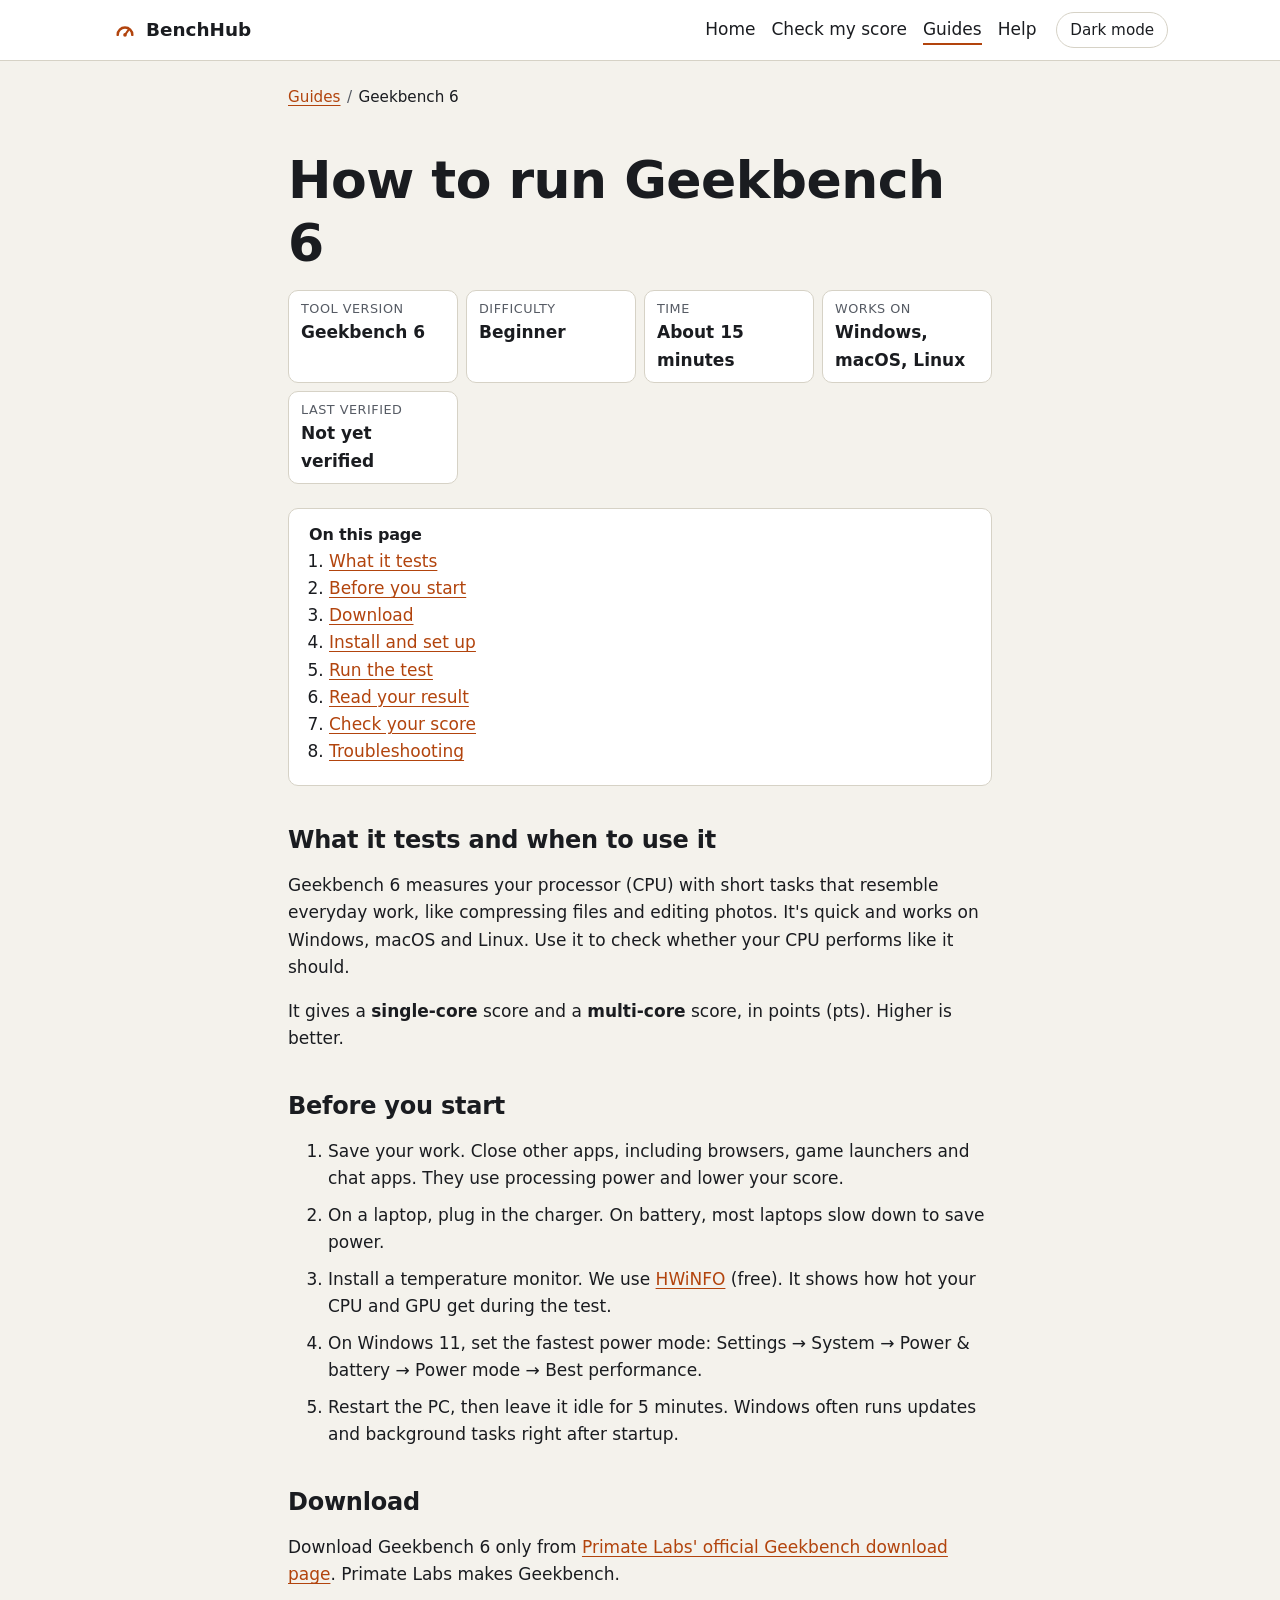
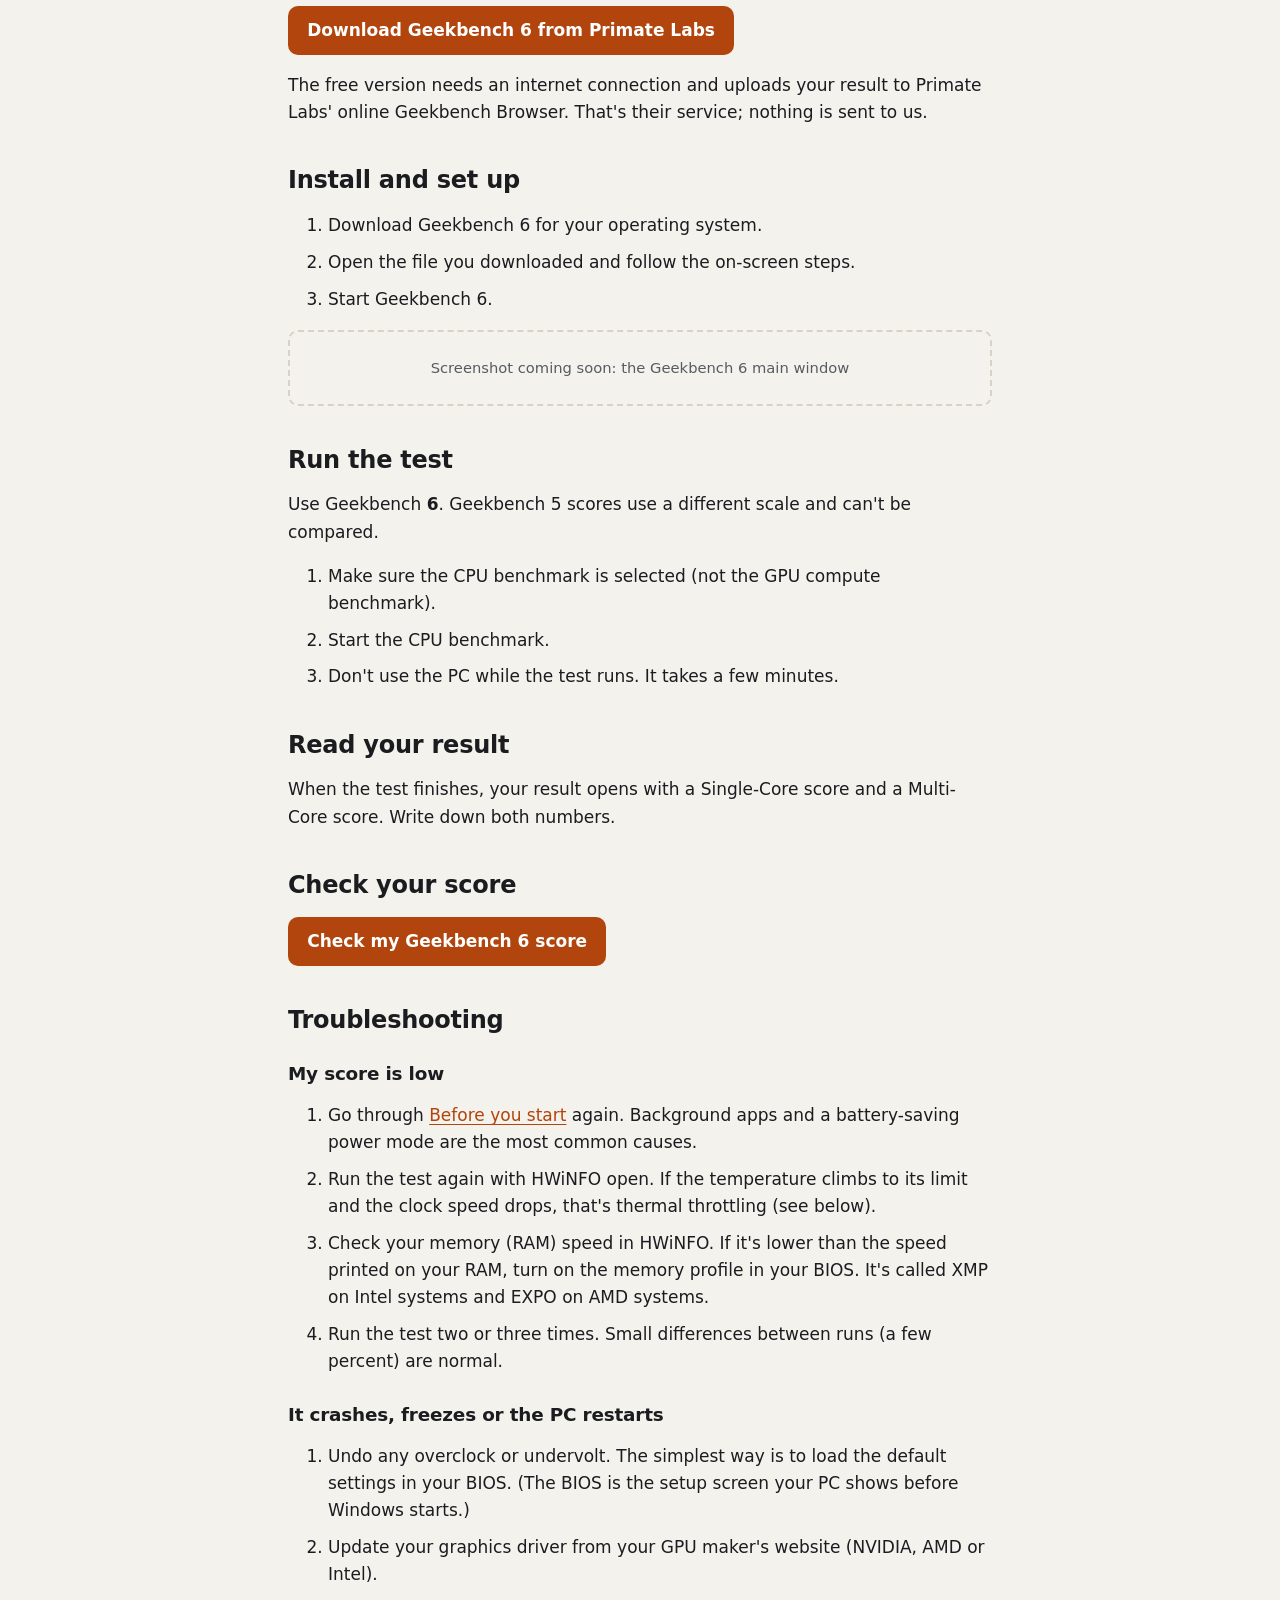
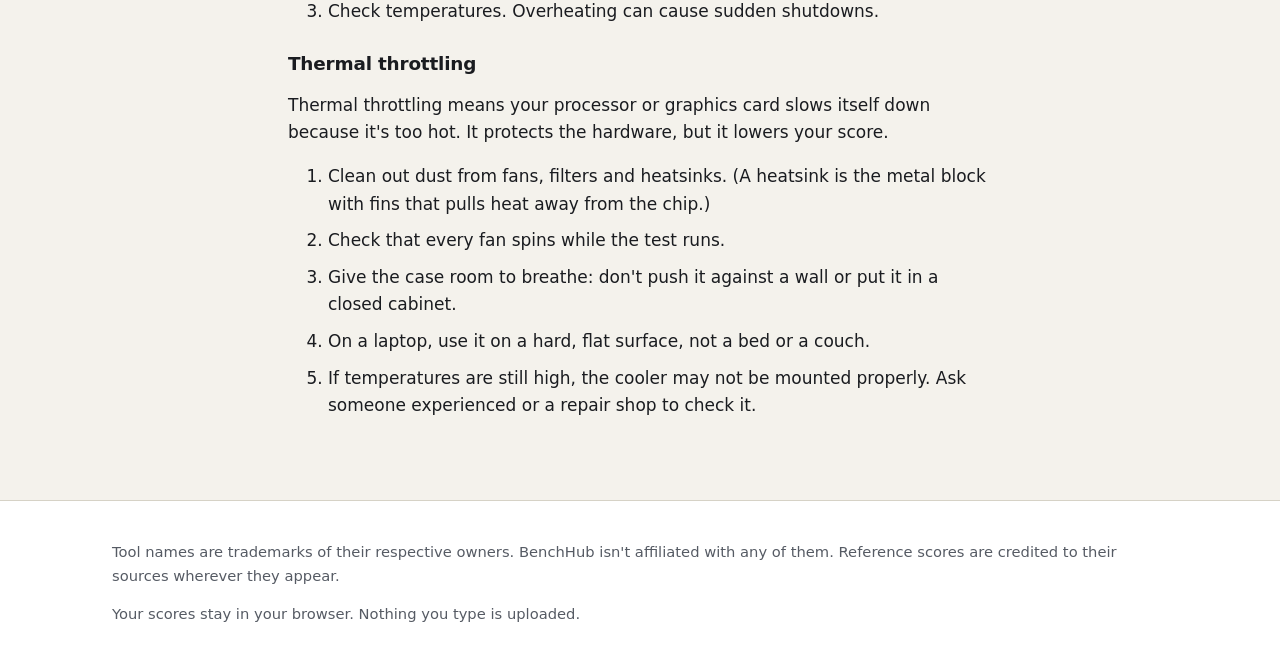
<file: benchhub/guides/geekbench-6.html>
<!doctype html>
<html lang="en">
  <head>
    <meta charset="utf-8" />
    <meta name="viewport" content="width=device-width, initial-scale=1" />
    <title>How to run Geekbench 6</title>
    <meta name="description" content="Step-by-step guide to running Geekbench 6 and checking whether your CPU single-core and multi-core scores are normal." />
    <link rel="icon" href="../assets/favicon.svg" type="image/svg+xml" />
    <link rel="stylesheet" href="../css/style.css" />
    <script>
      // Applied before first paint so a chosen theme doesn't flash.
      try {
        const stored = localStorage.getItem("theme");
        if (stored === "light" || stored === "dark") document.documentElement.dataset.theme = stored;
      } catch {
        // Storage can be blocked: the prefers-color-scheme rules in style.css still apply.
      }
    </script>
    <script type="module" src="../js/ui.js"></script>
  </head>
  <body>
    <a class="skip-link" href="#main">Skip to content</a>
    <header class="site-header">
      <div class="wrap header-inner">
        <a class="brand" href="../index.html"><svg width="26" height="26" viewBox="0 0 32 32" aria-hidden="true" focusable="false"><path d="M7 22a9 9 0 1 1 18 0" fill="none" stroke="currentColor" stroke-width="3" stroke-linecap="round"/><path d="M16 22l5-7" stroke="currentColor" stroke-width="2.5" stroke-linecap="round"/><circle cx="16" cy="22" r="2.2" fill="currentColor"/></svg><span data-site-name>Home</span></a>
        <nav class="site-nav" aria-label="Main">
          <ul>
          <li><a href="../index.html">Home</a></li>
          <li><a href="../check.html">Check my score</a></li>
          <li><a href="../guides/index.html" aria-current="page">Guides</a></li>
          <li><a href="../help.html">Help</a></li>
          </ul>
        </nav>
        <button type="button" class="theme-toggle" data-theme-toggle aria-pressed="false">Dark mode</button>
      </div>
    </header>

    <main id="main" class="wrap guide">
      <nav class="crumbs" aria-label="Breadcrumb">
        <ol>
          <li><a href="./index.html">Guides</a></li>
          <li aria-current="page">Geekbench 6</li>
        </ol>
      </nav>
      <header>
        <h1>How to run Geekbench 6</h1>
        <dl class="guide-meta">
          <div><dt>Tool version</dt><dd>Geekbench 6</dd></div>
          <div><dt>Difficulty</dt><dd>Beginner</dd></div>
          <div><dt>Time</dt><dd>About 15 minutes</dd></div>
          <div><dt>Works on</dt><dd>Windows, macOS, Linux</dd></div>
          <div><dt>Last verified</dt><dd>Not yet verified <!-- TODO: set to the date someone actually followed these steps --></dd></div>
        </dl>
      </header>

        <nav class="toc" aria-labelledby="toc-heading">
          <h2 id="toc-heading">On this page</h2>
          <ol>
            <li><a href="#what">What it tests</a></li>
            <li><a href="#before">Before you start</a></li>
            <li><a href="#download">Download</a></li>
            <li><a href="#install">Install and set up</a></li>
            <li><a href="#run">Run the test</a></li>
            <li><a href="#read">Read your result</a></li>
            <li><a href="#check">Check your score</a></li>
            <li><a href="#troubleshooting">Troubleshooting</a></li>
          </ol>
        </nav>

      <section aria-labelledby="what">
        <h2 id="what">What it tests and when to use it</h2>
        <p>Geekbench 6 measures your processor (CPU) with short tasks that resemble everyday work, like compressing files and editing photos. It's quick and works on Windows, macOS and Linux. Use it to check whether your CPU performs like it should.</p>
        <p>It gives a <strong>single-core</strong> score and a <strong>multi-core</strong> score, in points (pts). Higher is better.</p>
      </section>

      <section aria-labelledby="before">
        <h2 id="before">Before you start</h2>
        <ol class="steps-list">
          <li>Save your work. Close other apps, including browsers, game launchers and chat apps. They use processing power and lower your score.</li>
          <li>On a laptop, plug in the charger. On battery, most laptops slow down to save power.</li>
          <li>Install a temperature monitor. We use <a href="https://www.hwinfo.com/download/">HWiNFO</a> (free). It shows how hot your CPU and GPU get during the test.</li>
          <li>On Windows 11, set the fastest power mode: Settings → System → Power &amp; battery → Power mode → Best performance. <!-- TODO: verify label --></li>
          <li>Restart the PC, then leave it idle for 5 minutes. Windows often runs updates and background tasks right after startup.</li>
        </ol>
      </section>

      <section aria-labelledby="download">
        <h2 id="download">Download</h2>
        <p>Download Geekbench 6 only from <a href="https://www.geekbench.com/download/">Primate Labs' official Geekbench download page</a>. Primate Labs makes Geekbench.</p>
        <p class="actions"><a class="button" href="https://www.geekbench.com/download/">Download Geekbench 6 from Primate Labs</a></p>
        <p>The free version needs an internet connection and uploads your result to Primate Labs' online Geekbench Browser. That's their service; nothing is sent to us. <!-- TODO: verify the current free-version terms --></p>
      </section>

      <section aria-labelledby="install">
        <h2 id="install">Install and set up</h2>
        <ol class="steps-list">
          <li>Download Geekbench 6 for your operating system.</li>
          <li>Open the file you downloaded and follow the on-screen steps.</li>
          <li>Start Geekbench 6.</li>
        </ol>
        <!-- TODO: replace with our own screenshot -->
          <figure class="shot"><figcaption>Screenshot coming soon: the Geekbench 6 main window</figcaption></figure>
      </section>

      <section aria-labelledby="run">
        <h2 id="run">Run the test</h2>
        <p>Use Geekbench <strong>6</strong>. Geekbench 5 scores use a different scale and can't be compared.</p>
        <ol class="steps-list">
          <li>Make sure the CPU benchmark is selected (not the GPU compute benchmark). <!-- TODO: verify label --></li>
          <li>Start the CPU benchmark. <!-- TODO: verify label --></li>
          <li>Don't use the PC while the test runs. It takes a few minutes.</li>
        </ol>
      </section>

      <section aria-labelledby="read">
        <h2 id="read">Read your result</h2>
        <p>When the test finishes, your result opens with a Single-Core score and a Multi-Core score. <!-- TODO: verify label --> Write down both numbers.</p>
      </section>

      <section aria-labelledby="check">
        <h2 id="check">Check your score</h2>
        <p class="actions"><a class="button" href="../check.html?b=geekbench&amp;v=6">Check my Geekbench 6 score</a></p>
      </section>

      <section aria-labelledby="troubleshooting">
        <h2 id="troubleshooting">Troubleshooting</h2>

        <h3 id="low-score">My score is low</h3>
        <ol class="steps-list">
          <li>Go through <a href="#before">Before you start</a> again. Background apps and a battery-saving power mode are the most common causes.</li>
          <li>Run the test again with HWiNFO open. If the temperature climbs to its limit and the clock speed drops, that's thermal throttling (see below).</li>
          <li>Check your memory (RAM) speed in HWiNFO. If it's lower than the speed printed on your RAM, turn on the memory profile in your BIOS. It's called XMP on Intel systems and EXPO on AMD systems.</li>
          <li>Run the test two or three times. Small differences between runs (a few percent) are normal.</li>
        </ol>

        <h3 id="crashes">It crashes, freezes or the PC restarts</h3>
        <ol class="steps-list">
          <li>Undo any overclock or undervolt. The simplest way is to load the default settings in your BIOS. (The BIOS is the setup screen your PC shows before Windows starts.)</li>
          <li>Update your graphics driver from your GPU maker's website (NVIDIA, AMD or Intel).</li>

          <li>Check temperatures. Overheating can cause sudden shutdowns.</li>
        </ol>

        <h3 id="throttling">Thermal throttling</h3>
        <p>Thermal throttling means your processor or graphics card slows itself down because it's too hot. It protects the hardware, but it lowers your score.</p>
        <ol class="steps-list">
          <li>Clean out dust from fans, filters and heatsinks. (A heatsink is the metal block with fins that pulls heat away from the chip.)</li>
          <li>Check that every fan spins while the test runs.</li>
          <li>Give the case room to breathe: don't push it against a wall or put it in a closed cabinet.</li>
          <li>On a laptop, use it on a hard, flat surface, not a bed or a couch.</li>
          <li>If temperatures are still high, the cooler may not be mounted properly. Ask someone experienced or a repair shop to check it.</li>
        </ol>
      </section>
    </main>

    <footer class="site-footer">
      <div class="wrap">
        <p>
          Tool names are trademarks of their respective owners. <span data-site-name>This site</span> isn't
          affiliated with any of them. Reference scores are credited to their sources wherever they appear.
        </p>
        <p>Your scores stay in your browser. Nothing you type is uploaded.</p>
      </div>
    </footer>
  </body>
</html>
</file>
<file: benchhub/css/style.css>
:root {
  color-scheme: light;
  --bg: #f4f2ec;
  --surface: #ffffff;
  --surface-2: #ebe8df;
  --text: #1a1c20;
  --muted: #565b64;
  --border: #d6d2c6;
  --accent: #b2440d;
  --accent-text: #ffffff;
  --good: #1d6b3a;
  --good-bg: #e3f2e8;
  --warn: #8a5300;
  --warn-bg: #fbefd6;
  --bad: #a3231c;
  --bad-bg: #fbe4e1;
  --focus: #1f5fd1;

  --font-sans: system-ui, -apple-system, "Segoe UI", Roboto, sans-serif;
  --font-mono: ui-monospace, "SF Mono", "Cascadia Mono", Consolas, monospace;
  --radius: 10px;
  --wrap: 68rem;
}

:root[data-theme="dark"] {
  color-scheme: dark;
  --bg: #111215;
  --surface: #1a1c21;
  --surface-2: #23262c;
  --text: #ecebe6;
  --muted: #a4a8b1;
  --border: #31343b;
  --accent: #ff8e52;
  --accent-text: #1a1c20;
  --good: #7ad79b;
  --good-bg: #16301f;
  --warn: #f2c063;
  --warn-bg: #33270f;
  --bad: #ff9a8f;
  --bad-bg: #3a1916;
  --focus: #8ab4ff;
}

@media (prefers-color-scheme: dark) {
  :root:not([data-theme="light"]) {
    color-scheme: dark;
    --bg: #111215;
    --surface: #1a1c21;
    --surface-2: #23262c;
    --text: #ecebe6;
    --muted: #a4a8b1;
    --border: #31343b;
    --accent: #ff8e52;
    --accent-text: #1a1c20;
    --good: #7ad79b;
    --good-bg: #16301f;
    --warn: #f2c063;
    --warn-bg: #33270f;
    --bad: #ff9a8f;
    --bad-bg: #3a1916;
    --focus: #8ab4ff;
  }
}

*,
*::before,
*::after {
  box-sizing: border-box;
}

html {
  -webkit-text-size-adjust: 100%;
}

body {
  margin: 0;
  background: var(--bg);
  color: var(--text);
  font-family: var(--font-sans);
  font-size: 1.0625rem;
  line-height: 1.6;
  display: flex;
  flex-direction: column;
  min-height: 100vh;
}

main {
  flex: 1;
}

.wrap {
  width: 100%;
  max-width: var(--wrap);
  margin: 0 auto;
  padding: 0 16px;
}

h1,
h2,
h3 {
  line-height: 1.2;
  letter-spacing: -0.01em;
}

h1 {
  font-size: clamp(2rem, 6vw, 3.25rem);
  margin: 2.5rem 0 0.75rem;
}

h2 {
  font-size: 1.5rem;
  margin: 2.5rem 0 0.75rem;
}

h3 {
  font-size: 1.15rem;
  margin: 1.75rem 0 0.5rem;
}

a {
  color: var(--accent);
  text-underline-offset: 0.18em;
}

a:hover {
  text-decoration-thickness: 2px;
}

:focus-visible {
  outline: 3px solid var(--focus);
  outline-offset: 2px;
}

code,
kbd {
  font-family: var(--font-mono);
  font-size: 0.92em;
  background: var(--surface-2);
  padding: 0.1em 0.35em;
  border-radius: 4px;
}

.muted {
  color: var(--muted);
}

.lede {
  font-size: 1.2rem;
  color: var(--muted);
  max-width: 42rem;
  margin: 0 0 1.5rem;
}

.skip-link {
  position: absolute;
  left: 16px;
  top: -4rem;
  background: var(--accent);
  color: var(--accent-text);
  padding: 0.5rem 1rem;
  border-radius: var(--radius);
  z-index: 10;
}

.skip-link:focus {
  top: 0.5rem;
}

/* Header and footer */

.site-header {
  border-bottom: 1px solid var(--border);
  background: var(--surface);
}

.header-inner {
  display: flex;
  flex-wrap: wrap;
  align-items: center;
  gap: 0.5rem 1.25rem;
  padding-top: 0.75rem;
  padding-bottom: 0.75rem;
}

.brand {
  display: inline-flex;
  align-items: center;
  gap: 0.5rem;
  color: var(--text);
  font-weight: 700;
  font-size: 1.15rem;
  text-decoration: none;
  margin-right: auto;
}

.brand svg {
  color: var(--accent);
}

.site-nav ul {
  display: flex;
  flex-wrap: wrap;
  gap: 0.25rem 1rem;
  list-style: none;
  margin: 0;
  padding: 0;
}

.site-nav a {
  color: var(--text);
  text-decoration: none;
  padding: 0.25rem 0;
  border-bottom: 2px solid transparent;
}

.site-nav a:hover,
.site-nav a[aria-current="page"] {
  border-bottom-color: var(--accent);
}

.theme-toggle {
  font: inherit;
  font-size: 0.95rem;
  color: var(--text);
  background: transparent;
  border: 1px solid var(--border);
  border-radius: 999px;
  padding: 0.3rem 0.8rem;
  cursor: pointer;
}

.theme-toggle:hover {
  background: var(--surface-2);
}

.site-footer {
  margin-top: 4rem;
  border-top: 1px solid var(--border);
  background: var(--surface);
  color: var(--muted);
  font-size: 0.92rem;
  padding: 1.5rem 0 2rem;
}

/* Buttons and tags */

.button {
  display: inline-block;
  background: var(--accent);
  color: var(--accent-text);
  font-weight: 600;
  text-decoration: none;
  padding: 0.7rem 1.2rem;
  border-radius: var(--radius);
}

.button:hover {
  filter: brightness(1.08);
}

.button--ghost {
  background: transparent;
  color: var(--text);
  border: 1px solid var(--border);
}

.actions {
  display: flex;
  flex-wrap: wrap;
  gap: 0.75rem;
}

.tag {
  display: inline-block;
  font-size: 0.8rem;
  font-weight: 600;
  letter-spacing: 0.02em;
  text-transform: uppercase;
  border: 1px solid var(--border);
  border-radius: 999px;
  padding: 0.05rem 0.6rem;
}

.tag--stress {
  border-color: var(--warn);
  color: var(--warn);
}

/* Home */

/* Guide list */

.guide-list {
  display: grid;
  grid-template-columns: repeat(auto-fill, minmax(16rem, 1fr));
  gap: 1rem;
  list-style: none;
  padding: 0;
}

.guide-card {
  display: flex;
  flex-direction: column;
  align-items: flex-start;
  gap: 0.4rem;
  background: var(--surface);
  border: 1px solid var(--border);
  border-radius: var(--radius);
  padding: 1.1rem 1.25rem;
}

.guide-card a {
  font-weight: 700;
  font-size: 1.15rem;
}

/* Checker */

.checker {
  display: grid;
  gap: 1.25rem;
  align-items: start;
}

@media (min-width: 60rem) {
  .checker {
    grid-template-columns: minmax(0, 1fr) minmax(0, 1fr);
  }

  .checker .result {
    position: sticky;
    top: 1rem;
  }
}

.panel {
  background: var(--surface);
  border: 1px solid var(--border);
  border-radius: var(--radius);
  padding: 1.25rem;
}

fieldset {
  border: 0;
  margin: 0 0 1.5rem;
  padding: 0;
  min-width: 0;
}

fieldset[hidden],
[hidden] {
  display: none;
}

legend {
  font-weight: 700;
  font-size: 1.15rem;
  margin-bottom: 0.75rem;
  padding: 0;
}

.field {
  display: grid;
  gap: 0.3rem;
  margin-bottom: 1rem;
}

.field label,
.field .label {
  font-weight: 600;
}

.hint {
  color: var(--muted);
  font-size: 0.92rem;
}

input[type="text"],
select {
  font: inherit;
  color: var(--text);
  background: var(--bg);
  border: 1px solid var(--border);
  border-radius: 8px;
  padding: 0.6rem 0.75rem;
  width: 100%;
}

select:disabled {
  opacity: 0.6;
}

/* Score and temperature: short numbers, so a narrower, larger field reads as "type a number here" */
input[inputmode="decimal"] {
  font-family: var(--font-mono);
  font-size: 1.25rem;
  max-width: 16rem;
}

input[inputmode="decimal"]::placeholder {
  font-family: var(--font-sans);
  font-size: 1.0625rem;
}

.choices {
  display: flex;
  flex-wrap: wrap;
  gap: 0.5rem;
  margin-bottom: 1rem;
}

.choice {
  position: relative;
}

.choice input {
  position: absolute;
  opacity: 0;
  inset: 0;
}

.choice span {
  display: inline-block;
  border: 1px solid var(--border);
  border-radius: 999px;
  padding: 0.35rem 0.95rem;
  cursor: pointer;
}

.choice input:checked + span {
  background: var(--text);
  color: var(--bg);
  border-color: var(--text);
}

.choice input:checked + span::before {
  content: "✓ ";
}

.choice input:focus-visible + span {
  outline: 3px solid var(--focus);
  outline-offset: 2px;
}

.question {
  margin-bottom: 1.1rem;
}

.question legend {
  font-size: 1rem;
  font-weight: 600;
  margin-bottom: 0.4rem;
}

.note {
  border-left: 4px solid var(--warn);
  background: var(--warn-bg);
  padding: 0.75rem 1rem;
  border-radius: 0 var(--radius) var(--radius) 0;
  margin: 0 0 1rem;
}

.result h2 {
  margin-top: 0;
}

.result-summary {
  font-weight: 600;
}

.verdict {
  display: flex;
  gap: 0.9rem;
  align-items: flex-start;
  border-radius: var(--radius);
  padding: 1rem;
  margin: 1rem 0;
}

.verdict p {
  margin: 0 0 0.35rem;
}

.verdict-icon {
  flex: none;
  display: grid;
  place-items: center;
  width: 2.25rem;
  height: 2.25rem;
  border-radius: 50%;
  font-weight: 800;
  border: 2px solid currentColor;
}

.verdict-title {
  font-size: 1.3rem;
  font-weight: 800;
}

.tone-good {
  background: var(--good-bg);
}

.tone-good .verdict-icon,
.tone-good .verdict-title {
  color: var(--good);
}

.tone-warn {
  background: var(--warn-bg);
}

.tone-warn .verdict-icon,
.tone-warn .verdict-title {
  color: var(--warn);
}

.tone-bad {
  background: var(--bad-bg);
}

.tone-bad .verdict-icon,
.tone-bad .verdict-title,
.tone-bad-text {
  color: var(--bad);
}

.refs {
  list-style: none;
  padding: 0;
  display: grid;
  gap: 0.75rem;
}

.ref {
  border: 1px solid var(--border);
  border-radius: var(--radius);
  padding: 0.75rem 1rem;
}

.ref p {
  margin: 0.15rem 0;
}

.ref-value {
  font-family: var(--font-mono);
  font-size: 1.5rem;
  font-weight: 700;
}

.unit {
  font-size: 0.95rem;
  color: var(--muted);
  font-weight: 400;
}

.ref-compare {
  font-weight: 600;
}

/* Guides */

.guide {
  max-width: 46rem;
}

.crumbs {
  margin-top: 1.5rem;
  font-size: 0.95rem;
}

.crumbs ol {
  display: flex;
  flex-wrap: wrap;
  gap: 0.4rem;
  list-style: none;
  margin: 0;
  padding: 0;
}

.crumbs li + li::before {
  content: "/";
  margin-right: 0.4rem;
  color: var(--muted);
}

.guide-meta {
  display: grid;
  grid-template-columns: repeat(auto-fit, minmax(9rem, 1fr));
  gap: 0.5rem;
  margin: 1rem 0 1.5rem;
}

.guide-meta div {
  background: var(--surface);
  border: 1px solid var(--border);
  border-radius: var(--radius);
  padding: 0.5rem 0.75rem;
}

.guide-meta dt {
  font-size: 0.8rem;
  text-transform: uppercase;
  letter-spacing: 0.04em;
  color: var(--muted);
}

.guide-meta dd {
  margin: 0;
  font-weight: 600;
}

.toc {
  background: var(--surface);
  border: 1px solid var(--border);
  border-radius: var(--radius);
  padding: 0.75rem 1.25rem;
}

.toc h2 {
  font-size: 1rem;
  margin: 0.25rem 0;
}

.toc ol {
  margin: 0.25rem 0 0.5rem;
  padding-left: 1.25rem;
}

.guide ol.steps-list > li {
  margin-bottom: 0.6rem;
}

.warning {
  border: 2px solid var(--bad);
  background: var(--bad-bg);
  border-radius: var(--radius);
  padding: 1rem 1.25rem;
  margin: 1.5rem 0;
}

.warning h2 {
  margin: 0 0 0.5rem;
  font-size: 1.2rem;
  color: var(--bad);
}

.warning ul {
  margin: 0;
  padding-left: 1.25rem;
}

.shot {
  margin: 0.75rem 0 1rem;
  border: 2px dashed var(--border);
  border-radius: var(--radius);
  padding: 1.5rem 1rem;
  text-align: center;
  color: var(--muted);
  font-size: 0.92rem;
}

/* Beginner help */

.table-wrap {
  overflow-x: auto;
  border: 1px solid var(--border);
  border-radius: var(--radius);
  background: var(--surface);
}

.which {
  width: 100%;
  border-collapse: collapse;
  font-size: 0.98rem;
}

.which th,
.which td {
  text-align: left;
  vertical-align: top;
  padding: 0.7rem 0.9rem;
  border-bottom: 1px solid var(--border);
}

.which thead th {
  font-size: 0.8rem;
  text-transform: uppercase;
  letter-spacing: 0.04em;
  color: var(--muted);
}

.which tbody tr:last-child > * {
  border-bottom: 0;
}

.which tbody th {
  font-weight: 600;
  min-width: 12rem;
}

.which td a {
  font-weight: 700;
  white-space: nowrap;
}

.which-tip {
  margin-top: 0.75rem;
  color: var(--muted);
}

/* Stack the table into cards on phones so nothing scrolls sideways */
@media (max-width: 40rem) {
  .which thead {
    display: none;
  }

  .which tr {
    display: block;
    padding: 0.75rem 0.9rem;
    border-bottom: 1px solid var(--border);
  }

  .which tbody tr:last-child {
    border-bottom: 0;
  }

  .which th,
  .which td {
    display: block;
    padding: 0.1rem 0;
    border: 0;
  }

  .which tbody th {
    min-width: 0;
  }
}

.question .hint {
  margin: -0.2rem 0 0.5rem;
}

.field .hint[hidden] {
  display: none;
}

.qa {
  border-top: 1px solid var(--border);
  padding-top: 0.25rem;
}

.qa h3 {
  scroll-margin-top: 1rem;
}

/* Hardware combobox */

.combobox {
  position: relative;
}

.combobox input {
  padding-right: 2.75rem;
}

.combobox input:not(:placeholder-shown) {
  font-weight: 600;
}

.combobox-toggle {
  position: absolute;
  top: 0;
  right: 0;
  bottom: 0;
  width: 2.75rem;
  border: 0;
  background: transparent;
  color: var(--muted);
  cursor: pointer;
}

/* Chevron drawn with borders, so it follows the text colour in both themes */
.combobox-toggle::before {
  content: "";
  display: block;
  width: 0.5rem;
  height: 0.5rem;
  margin: -0.2rem auto 0;
  border-right: 2px solid currentColor;
  border-bottom: 2px solid currentColor;
  transform: rotate(45deg);
  transition: transform 0.15s ease;
}

.combobox-toggle[aria-expanded="true"]::before {
  margin-top: 0.2rem;
  transform: rotate(-135deg);
}

.combobox-list {
  position: absolute;
  z-index: 20;
  top: calc(100% + 0.35rem);
  left: 0;
  right: 0;
  margin: 0;
  padding: 0.3rem;
  list-style: none;
  background: var(--surface);
  border: 1px solid var(--border);
  border-radius: var(--radius);
  box-shadow: 0 12px 28px rgb(0 0 0 / 0.16);
  max-height: 18rem;
  overflow-y: auto;
  overscroll-behavior: contain;
}

.combobox-list [role="option"] {
  display: flex;
  justify-content: space-between;
  gap: 1rem;
  padding: 0.55rem 0.75rem;
  border-radius: 6px;
  cursor: pointer;
}

.combobox-list .is-active {
  background: var(--surface-2);
}

/* The current choice gets a tick, so it isn't marked by colour alone */
.combobox-list .is-current {
  font-weight: 600;
}

.combobox-list .is-current::after {
  content: "✓";
  color: var(--accent);
}

.combobox-empty {
  color: var(--muted);
  padding: 0.75rem 1rem;
}

@media (prefers-reduced-motion: reduce) {
  .combobox-toggle::before {
    transition: none;
  }
}
</file>
<file: portofolio/styles.css>
/* ---------- Tokens ---------- */

:root {
  color-scheme: dark;

  --bg: #07080d;
  --bg-2: #0c0e15;
  --surface: rgb(255 255 255 / 0.035);
  --surface-2: rgb(255 255 255 / 0.07);
  --surface-deep: rgb(255 255 255 / 0.02);
  --border: rgb(255 255 255 / 0.08);
  --border-strong: rgb(255 255 255 / 0.16);
  --text: #eceef4;
  --text-2: #a4a9b8;
  --text-3: #6e7383;

  --accent: #8b7cff;
  --accent-2: #3ee6c4;
  --accent-3: #ff7ab6;
  --danger: #ff7a90;
  --on-accent: #ffffff;
  --grad: linear-gradient(110deg, var(--accent), var(--accent-2));
  --glow: rgb(139 124 255 / 0.35);
  --spot: rgb(139 124 255 / 0.1);

  --grid-line: rgb(255 255 255 / 0.05);
  --nav-bg: rgb(12 14 21 / 0.72);
  --nav-solid: #0e1018;
  --mock-bg: #0f111a;
  --phone-frame: #1a1d28;
  --badge-bg: rgb(20 22 32 / 0.8);
  --shadow: 0 40px 80px -30px rgb(0 0 0 / 0.7);
  --aurora-opacity: 0.55;
  --grain-opacity: 0.07;
  --grain-blend: overlay;

  --font-sans: "Geist", ui-sans-serif, system-ui, -apple-system, "Segoe UI", sans-serif;
  --font-serif: "Instrument Serif", ui-serif, Georgia, serif;
  --font-mono: "Geist Mono", ui-monospace, "SFMono-Regular", Menlo, monospace;

  --radius: 22px;
  --gutter: 24px;
  --ease-out: cubic-bezier(0.2, 0.7, 0.2, 1);
}

:root[data-theme="light"] {
  color-scheme: light;

  --bg: #f7f6f2;
  --bg-2: #efede7;
  --surface: rgb(20 22 35 / 0.03);
  --surface-2: rgb(20 22 35 / 0.06);
  --surface-deep: rgb(20 22 35 / 0.025);
  --border: rgb(20 22 35 / 0.09);
  --border-strong: rgb(20 22 35 / 0.17);
  --text: #0f1118;
  --text-2: #4a4f5e;
  --text-3: #6f7483;

  --accent: #5b45f0;
  --accent-2: #0d9a82;
  --accent-3: #e0457f;
  --danger: #d6344f;
  --glow: rgb(91 69 240 / 0.25);
  --spot: rgb(91 69 240 / 0.07);

  --grid-line: rgb(20 22 35 / 0.06);
  --nav-bg: rgb(247 246 242 / 0.75);
  --nav-solid: #fbfaf7;
  --mock-bg: #ffffff;
  --phone-frame: #e4e2dc;
  --badge-bg: rgb(255 255 255 / 0.85);
  --shadow: 0 40px 80px -36px rgb(20 22 35 / 0.35);
  --aurora-opacity: 0.28;
  --grain-opacity: 0.05;
  --grain-blend: multiply;
}

@media (max-width: 600px) {
  :root {
    --gutter: 16px;
    --radius: 18px;
  }
}

/* ---------- Base ---------- */

*,
*::before,
*::after {
  box-sizing: border-box;
}

html {
  scroll-behavior: smooth;
  scroll-padding-top: 96px;
  -webkit-text-size-adjust: 100%;
}

body {
  margin: 0;
  background: var(--bg);
  color: var(--text);
  font-family: var(--font-sans);
  font-size: 16px;
  line-height: 1.6;
  overflow-x: clip;
  -webkit-font-smoothing: antialiased;
  text-rendering: optimizeLegibility;
  transition: background-color 0.4s, color 0.4s;
}

/* Film grain keeps the large flat dark areas from banding. */
body::before {
  content: "";
  position: fixed;
  inset: 0;
  z-index: 100;
  pointer-events: none;
  opacity: var(--grain-opacity);
  mix-blend-mode: var(--grain-blend);
  background-image: url("data:image/svg+xml;utf8,<svg xmlns='http://www.w3.org/2000/svg' width='180' height='180'><filter id='n'><feTurbulence type='fractalNoise' baseFrequency='0.85' numOctaves='3' stitchTiles='stitch'/></filter><rect width='100%' height='100%' filter='url(%23n)'/></svg>");
}

h1,
h2,
h3,
h4 {
  margin: 0;
  font-weight: 600;
  line-height: 1.15;
}

p {
  margin: 0;
}

a {
  color: inherit;
  text-decoration: none;
}

strong {
  color: var(--text);
  font-weight: 600;
}

code {
  font-family: var(--font-mono);
  font-size: 0.9em;
  padding: 0.1em 0.35em;
  border-radius: 6px;
  background: var(--surface-2);
}

em {
  font-family: var(--font-serif);
  font-style: italic;
  font-weight: 400;
  letter-spacing: -0.01em;
}

ul,
ol {
  margin: 0;
  padding: 0;
  list-style: none;
}

button {
  font: inherit;
  color: inherit;
  cursor: pointer;
}

::selection {
  background: var(--accent);
  color: var(--on-accent);
}

:focus-visible {
  outline: 2px solid var(--accent-2);
  outline-offset: 3px;
}

.sprite {
  position: absolute;
  width: 0;
  height: 0;
  overflow: hidden;
}

.icon {
  width: 18px;
  height: 18px;
  flex: none;
  fill: none;
  stroke: currentColor;
  stroke-width: 1.8;
  stroke-linecap: round;
  stroke-linejoin: round;
}

.icon--sm {
  width: 15px;
  height: 15px;
}

.container {
  width: min(1200px, 100% - 2 * var(--gutter));
  margin-inline: auto;
}

.skip-link {
  position: fixed;
  top: 12px;
  left: 12px;
  z-index: 200;
  padding: 10px 16px;
  border-radius: 10px;
  background: var(--text);
  color: var(--bg);
  transform: translateY(-200%);
  transition: transform 0.2s;
}

.skip-link:focus {
  transform: none;
}

.gradient-text {
  /* Italic serif glyphs overhang their box; the padding keeps the clipped gradient from cutting them. */
  padding-right: 0.08em;
  background: linear-gradient(100deg, var(--accent), var(--accent-2) 50%, var(--accent));
  background-size: 200% auto;
  -webkit-background-clip: text;
  background-clip: text;
  color: transparent;
  animation: shine 7s linear infinite;
}

@keyframes shine {
  to {
    background-position: 200% center;
  }
}

/* Scroll progress: progressive enhancement where scroll-driven animations exist. */
.scroll-progress {
  position: fixed;
  inset: 0 0 auto;
  z-index: 60;
  height: 2px;
  background: var(--grad);
  transform-origin: 0 50%;
  transform: scaleX(0);
  display: none;
}

@supports (animation-timeline: scroll()) {
  .scroll-progress {
    display: block;
    animation: grow-x linear both;
    animation-timeline: scroll(root);
  }
}

@keyframes grow-x {
  to {
    transform: scaleX(1);
  }
}

/* ---------- Buttons ---------- */

.btn {
  display: inline-flex;
  align-items: center;
  justify-content: center;
  gap: 10px;
  height: 48px;
  padding: 0 22px;
  border-radius: 999px;
  border: 1px solid var(--border-strong);
  background: var(--surface);
  color: var(--text);
  font-size: 15px;
  font-weight: 500;
  white-space: nowrap;
  backdrop-filter: blur(10px);
  transition: transform 0.25s var(--ease-out), background-color 0.25s, box-shadow 0.3s, border-color 0.25s;
}

.btn:hover {
  transform: translateY(-2px);
  background: var(--surface-2);
}

.btn--primary {
  border-color: transparent;
  background: var(--text);
  color: var(--bg);
  box-shadow: 0 12px 32px -12px var(--glow);
}

.btn--primary:hover {
  background: var(--text);
  box-shadow: 0 18px 44px -12px var(--glow);
}

.btn--primary .icon {
  transition: transform 0.25s var(--ease-out);
}

.btn--primary:hover .icon {
  transform: translateX(3px);
}

.btn--small {
  height: 40px;
  padding: 0 18px;
  font-size: 14px;
}

.btn--lg {
  height: 54px;
  padding: 0 26px;
}

.icon-btn {
  display: grid;
  place-items: center;
  width: 40px;
  height: 40px;
  flex: none;
  border-radius: 999px;
  border: 1px solid var(--border);
  background: var(--surface);
  color: var(--text);
  transition: background-color 0.2s, transform 0.25s var(--ease-out);
}

.icon-btn:hover {
  background: var(--surface-2);
  transform: translateY(-1px);
}

.icon-btn--lg {
  width: 48px;
  height: 48px;
  border-color: var(--border-strong);
}

/* ---------- Navigation ---------- */

.nav {
  position: fixed;
  top: 14px;
  left: 50%;
  z-index: 50;
  width: min(1200px, 100% - 2 * var(--gutter));
  transform: translateX(-50%);
  display: flex;
  align-items: center;
  justify-content: space-between;
  gap: 16px;
  padding: 8px 8px 8px 10px;
  border-radius: 999px;
  border: 1px solid transparent;
  transition: background-color 0.35s, border-color 0.35s, box-shadow 0.35s;
}

.nav.is-scrolled,
.nav.is-open {
  background: var(--nav-bg);
  border-color: var(--border);
  box-shadow: 0 10px 40px -20px rgb(0 0 0 / 0.5);
  backdrop-filter: blur(18px) saturate(150%);
  -webkit-backdrop-filter: blur(18px) saturate(150%);
}

.nav__brand {
  display: flex;
  align-items: center;
  gap: 10px;
  font-weight: 600;
  letter-spacing: -0.01em;
}

.brand-mark {
  display: grid;
  place-items: center;
  width: 36px;
  height: 36px;
  border-radius: 12px;
  background: var(--grad);
  color: #fff;
  font-family: var(--font-mono);
  font-size: 13px;
  font-weight: 500;
  letter-spacing: 0.02em;
  box-shadow: 0 6px 20px -6px var(--glow);
}

.nav__links {
  display: flex;
  gap: 2px;
}

.nav__links a {
  display: block;
  padding: 8px 14px;
  border-radius: 999px;
  color: var(--text-2);
  font-size: 14px;
  transition: color 0.2s, background-color 0.2s;
}

.nav__links a:hover,
.nav__links a[aria-current="true"] {
  color: var(--text);
  background: var(--surface-2);
}

.nav__actions {
  display: flex;
  align-items: center;
  gap: 8px;
}

.nav__menu-btn {
  display: none;
}

[data-theme="dark"] .icon--moon,
[data-theme="light"] .icon--sun {
  display: none;
}

@media (max-width: 880px) {
  .nav__menu-btn {
    display: grid;
  }

  .nav__cta {
    display: none;
  }

  .nav__links {
    position: absolute;
    top: calc(100% + 10px);
    left: 0;
    right: 0;
    flex-direction: column;
    padding: 8px;
    border-radius: 22px;
    border: 1px solid var(--border);
    background: var(--nav-solid);
    box-shadow: var(--shadow);
    opacity: 0;
    visibility: hidden;
    transform: translateY(-8px);
    transition: opacity 0.25s, transform 0.25s var(--ease-out), visibility 0.25s;
  }

  .nav.is-open .nav__links {
    opacity: 1;
    visibility: visible;
    transform: none;
  }

  .nav__links a {
    padding: 12px 16px;
    font-size: 16px;
  }
}

@media (max-width: 380px) {
  .nav__name {
    display: none;
  }
}

/* ---------- Hero ---------- */

.hero {
  position: relative;
  isolation: isolate;
  overflow: hidden;
  display: flex;
  align-items: center;
  min-height: 100svh;
  padding: 140px 0 110px;
}

.hero__bg {
  position: absolute;
  inset: 0;
  z-index: -1;
  pointer-events: none;
}

.aurora {
  position: absolute;
  border-radius: 50%;
  filter: blur(100px);
  opacity: var(--aurora-opacity);
  animation: drift 24s ease-in-out infinite alternate;
}

.aurora--1 {
  top: -220px;
  left: -160px;
  width: 640px;
  height: 640px;
  background: var(--accent);
}

.aurora--2 {
  top: 8%;
  right: -200px;
  width: 560px;
  height: 560px;
  background: var(--accent-2);
  opacity: calc(var(--aurora-opacity) * 0.6);
  animation-delay: -8s;
}

.aurora--3 {
  bottom: -260px;
  left: 30%;
  width: 520px;
  height: 520px;
  background: var(--accent-3);
  opacity: calc(var(--aurora-opacity) * 0.45);
  animation-delay: -16s;
}

@keyframes drift {
  0% {
    transform: translate(0, 0) scale(1);
  }
  50% {
    transform: translate(70px, 40px) scale(1.1);
  }
  100% {
    transform: translate(-40px, 90px) scale(0.95);
  }
}

.hero__grid {
  position: absolute;
  inset: 0;
  background-image:
    linear-gradient(var(--grid-line) 1px, transparent 1px),
    linear-gradient(90deg, var(--grid-line) 1px, transparent 1px);
  background-size: 64px 64px;
  mask-image: radial-gradient(ellipse 75% 60% at 50% 40%, #000 25%, transparent 75%);
  -webkit-mask-image: radial-gradient(ellipse 75% 60% at 50% 40%, #000 25%, transparent 75%);
}

.hero__spotlight {
  position: absolute;
  inset: 0;
  background: radial-gradient(520px circle at var(--mx, 50%) var(--my, 35%), var(--spot), transparent 65%);
  transition: background 0.2s;
}

.hero__inner {
  display: grid;
  grid-template-columns: minmax(0, 1.2fr) minmax(0, 0.8fr);
  gap: 56px;
  align-items: center;
}

.pill {
  display: inline-flex;
  align-items: center;
  gap: 10px;
  padding: 7px 16px 7px 12px;
  border-radius: 999px;
  border: 1px solid var(--border);
  background: var(--surface);
  color: var(--text-2);
  font-size: 13.5px;
  backdrop-filter: blur(8px);
  animation: rise 0.9s var(--ease-out) both;
}

.pill__dot,
.live-dot {
  width: 8px;
  height: 8px;
  flex: none;
  border-radius: 50%;
  background: var(--accent-2);
  animation: pulse 2.2s infinite;
}

@keyframes pulse {
  0% {
    box-shadow: 0 0 0 0 color-mix(in srgb, var(--accent-2) 55%, transparent);
  }
  70% {
    box-shadow: 0 0 0 9px transparent;
  }
  100% {
    box-shadow: 0 0 0 0 transparent;
  }
}

.hero__title {
  margin: 28px 0 26px;
  font-size: clamp(2.5rem, 0.9rem + 3.6vw, 4.5rem);
  line-height: 0.98;
  letter-spacing: -0.045em;
}

.hero__title .line {
  display: block;
  animation: rise 1s var(--ease-out) both;
}

.hero__title .line:nth-child(2) {
  animation-delay: 0.08s;
}

.hero__title .line:nth-child(3) {
  animation-delay: 0.16s;
}

.hero__title em {
  font-size: 1.06em;
}

.hero__lead {
  max-width: 600px;
  color: var(--text-2);
  font-size: clamp(1rem, 0.95rem + 0.3vw, 1.15rem);
  animation: rise 1s var(--ease-out) 0.24s both;
}

.hero__actions {
  display: flex;
  flex-wrap: wrap;
  align-items: center;
  gap: 12px;
  margin-top: 36px;
  animation: rise 1s var(--ease-out) 0.32s both;
}

@keyframes rise {
  from {
    opacity: 0;
    transform: translateY(26px);
  }
  to {
    opacity: 1;
    transform: none;
  }
}

.hero__visual {
  position: relative;
  animation: rise 1.1s var(--ease-out) 0.3s both;
}

.hero__visual::before {
  content: "";
  position: absolute;
  inset: 10% -6% -8% 8%;
  z-index: -1;
  border-radius: 40px;
  background: var(--grad);
  filter: blur(70px);
  opacity: 0.35;
}

.scroll-cue {
  position: absolute;
  bottom: 32px;
  left: 50%;
  display: grid;
  justify-items: center;
  width: 26px;
  height: 42px;
  padding-top: 8px;
  border-radius: 999px;
  border: 1.5px solid var(--border-strong);
  transform: translateX(-50%);
}

.scroll-cue span {
  width: 4px;
  height: 8px;
  border-radius: 999px;
  background: var(--text-2);
  animation: cue 1.8s var(--ease-out) infinite;
}

@keyframes cue {
  0% {
    opacity: 0;
    transform: translateY(-4px);
  }
  40% {
    opacity: 1;
  }
  100% {
    opacity: 0;
    transform: translateY(12px);
  }
}

@media (max-width: 980px) {
  .hero {
    min-height: auto;
    padding: 128px 0 72px;
  }

  .hero__inner {
    grid-template-columns: 1fr;
    gap: 48px;
  }

  .scroll-cue {
    display: none;
  }
}

/* ---------- Terminal ---------- */

.terminal {
  /* The terminal stays dark in both themes, so it carries its own palette. */
  --text: #eceef4;
  --text-2: #a4a9b8;
  --text-3: #6e7383;
  --border: rgb(255 255 255 / 0.08);

  overflow: hidden;
  border-radius: 18px;
  border: 1px solid rgb(255 255 255 / 0.1);
  background: rgb(12 14 21 / 0.88);
  box-shadow: var(--shadow), inset 0 1px 0 rgb(255 255 255 / 0.05);
  color: var(--text);
  font-family: var(--font-mono);
  font-size: 13.5px;
  line-height: 1.75;
  backdrop-filter: blur(20px);
}

.terminal__bar,
.window__bar {
  display: flex;
  align-items: center;
  gap: 14px;
  padding: 12px 16px;
  border-bottom: 1px solid var(--border);
  color: var(--text-3);
  font-family: var(--font-mono);
  font-size: 12px;
}

.dots {
  display: flex;
  gap: 7px;
}

.dots i {
  width: 11px;
  height: 11px;
  border-radius: 50%;
  background: #ff5f57;
}

.dots i:nth-child(2) {
  background: #febc2e;
}

.dots i:nth-child(3) {
  background: #28c840;
}

.terminal__title,
.window__title {
  overflow: hidden;
  white-space: nowrap;
  text-overflow: ellipsis;
}

.terminal__body {
  padding: 18px 20px 22px;
}

.term__line {
  white-space: pre-wrap;
  overflow-wrap: anywhere;
}

.term__line--cmd {
  margin-top: 10px;
}

.term__line--cmd:first-child {
  margin-top: 0;
}

.term__line--out {
  color: var(--text-2);
}

.term__line.is-pending {
  visibility: hidden;
}

.term__prompt {
  color: var(--accent-2);
}

.term__num {
  color: #b3a9ff;
}

.term__ok {
  color: var(--accent-2);
}

.caret {
  display: inline-block;
  width: 8px;
  height: 1.15em;
  margin-left: 2px;
  vertical-align: text-bottom;
  background: #b3a9ff;
  animation: blink 1.05s steps(1) infinite;
}

@keyframes blink {
  50% {
    opacity: 0;
  }
}

@media (max-width: 600px) {
  .terminal {
    font-size: 12px;
  }

  .terminal__body {
    padding: 16px;
  }
}

/* ---------- Floating badges ---------- */

.float-badge {
  position: absolute;
  z-index: 2;
  padding: 7px 13px;
  border-radius: 999px;
  border: 1px solid var(--border-strong);
  background: var(--badge-bg);
  color: var(--text);
  font-family: var(--font-mono);
  font-size: 11.5px;
  white-space: nowrap;
  box-shadow: 0 12px 30px -12px rgb(0 0 0 / 0.5);
  backdrop-filter: blur(12px);
  -webkit-backdrop-filter: blur(12px);
  animation: bob 7s ease-in-out infinite;
}

@keyframes bob {
  50% {
    transform: translateY(-8px);
  }
}

.float-badge--hero-a {
  top: -16px;
  right: 18px;
}

.float-badge--hero-b {
  bottom: -16px;
  left: -14px;
  animation-delay: -3.5s;
}

.float-badge--a {
  top: 22px;
  left: 22px;
}

.float-badge--b {
  bottom: 22px;
  right: 22px;
  animation-delay: -3.5s;
}

@media (max-width: 600px) {
  .float-badge--hero-b {
    left: 8px;
  }
}

/* ---------- Stats ---------- */

.stats-wrap {
  position: relative;
  z-index: 1;
}

.stats {
  display: grid;
  grid-template-columns: repeat(4, 1fr);
  margin: 0;
  overflow: hidden;
  border-radius: var(--radius);
  border: 1px solid var(--border);
  background: var(--nav-bg);
  backdrop-filter: blur(18px);
  -webkit-backdrop-filter: blur(18px);
}

.stat {
  display: flex;
  flex-direction: column-reverse;
  justify-content: flex-end;
  gap: 10px;
  padding: 30px 28px;
  border-left: 1px solid var(--border);
}

.stat:first-child {
  border-left: 0;
}

.stat__value {
  margin: 0;
  font-size: clamp(2.3rem, 1.6rem + 2.2vw, 3.4rem);
  font-weight: 600;
  line-height: 1;
  letter-spacing: -0.045em;
  font-variant-numeric: tabular-nums;
}

.stat__suffix {
  margin-left: 2px;
  background: var(--grad);
  -webkit-background-clip: text;
  background-clip: text;
  color: transparent;
}

.stat__label {
  color: var(--text-2);
  font-size: 14px;
  line-height: 1.4;
}

@media (max-width: 880px) {
  .stats {
    grid-template-columns: repeat(2, 1fr);
  }

  .stat:nth-child(3) {
    border-left: 0;
  }

  .stat:nth-child(n + 3) {
    border-top: 1px solid var(--border);
  }
}

@media (max-width: 600px) {
  .stat {
    padding: 22px 18px;
  }
}

/* ---------- Marquee ---------- */

.marquee {
  overflow: hidden;
  padding: 44px 0 8px;
  mask-image: linear-gradient(90deg, transparent, #000 12%, #000 88%, transparent);
  -webkit-mask-image: linear-gradient(90deg, transparent, #000 12%, #000 88%, transparent);
}

.marquee__track {
  display: flex;
  width: max-content;
  animation: marquee 48s linear infinite;
}

.marquee:hover .marquee__track {
  animation-play-state: paused;
}

.marquee__list {
  display: flex;
  align-items: center;
}

.marquee__list li {
  display: flex;
  align-items: center;
  gap: 36px;
  padding-right: 36px;
  color: var(--text-3);
  font-family: var(--font-mono);
  font-size: 15px;
  white-space: nowrap;
}

.marquee__list li::after {
  content: "✦";
  color: var(--accent);
  font-size: 10px;
  opacity: 0.7;
}

@keyframes marquee {
  to {
    transform: translateX(-50%);
  }
}

/* ---------- Sections ---------- */

.section {
  position: relative;
  padding: clamp(80px, 11vw, 140px) 0 0;
}

.section-head {
  display: grid;
  gap: 18px;
  max-width: 780px;
  margin-bottom: 56px;
}

.eyebrow {
  display: flex;
  align-items: center;
  gap: 12px;
  color: var(--text-3);
  font-family: var(--font-mono);
  font-size: 12px;
  letter-spacing: 0.16em;
  text-transform: uppercase;
}

.eyebrow b {
  color: var(--accent);
  font-weight: 500;
}

.eyebrow::after {
  content: "";
  width: 48px;
  height: 1px;
  background: var(--border-strong);
}

.eyebrow--center {
  justify-content: center;
}

.eyebrow--center::before {
  content: "";
  width: 48px;
  height: 1px;
  background: var(--border-strong);
  order: -1;
}

.section-title {
  font-size: clamp(2.1rem, 1.3rem + 3.2vw, 3.9rem);
  line-height: 1.02;
  letter-spacing: -0.042em;
}

.section-title em {
  padding-right: 0.06em;
  background: var(--grad);
  -webkit-background-clip: text;
  background-clip: text;
  color: transparent;
}

.section-sub {
  max-width: 620px;
  color: var(--text-2);
  font-size: 1.075rem;
}

/* ---------- Reveal ---------- */

.js .reveal {
  opacity: 0;
  transform: translateY(28px);
  transition:
    opacity 0.9s var(--ease-out) var(--delay, 0ms),
    transform 0.9s var(--ease-out) var(--delay, 0ms);
}

.js .reveal.is-visible {
  opacity: 1;
  transform: none;
}

/* ---------- Cards ---------- */

.card {
  position: relative;
  isolation: isolate;
  overflow: hidden;
  border-radius: var(--radius);
  border: 1px solid var(--border);
  background: var(--surface);
}

/* Spotlight fill that follows the pointer (coordinates set in main.js). */
.card::after {
  content: "";
  position: absolute;
  inset: 0;
  z-index: -1;
  background: radial-gradient(480px circle at var(--mx, -999px) var(--my, -999px), var(--spot), transparent 45%);
  opacity: 0;
  transition: opacity 0.4s;
  pointer-events: none;
}

/* Border glow: a gradient masked down to the 1px border ring. */
.card::before {
  content: "";
  position: absolute;
  inset: 0;
  z-index: 3;
  padding: 1px;
  border-radius: inherit;
  background: radial-gradient(360px circle at var(--mx, -999px) var(--my, -999px), color-mix(in srgb, var(--accent) 80%, transparent), transparent 45%);
  -webkit-mask: linear-gradient(#000 0 0) content-box, linear-gradient(#000 0 0);
  -webkit-mask-composite: xor;
  mask-composite: exclude;
  opacity: 0;
  transition: opacity 0.4s;
  pointer-events: none;
}

.card:hover::after,
.card:hover::before {
  opacity: 1;
}

/* ---------- About ---------- */

.about {
  display: grid;
  grid-template-columns: minmax(0, 1fr) minmax(0, 1fr);
  gap: 64px;
  align-items: start;
}

.about .section-head {
  margin-bottom: 32px;
}

.prose {
  display: grid;
  gap: 18px;
  color: var(--text-2);
  font-size: 1.075rem;
  line-height: 1.7;
}

.principles {
  display: grid;
  grid-template-columns: repeat(2, minmax(0, 1fr));
  gap: 16px;
}

.principle {
  display: grid;
  align-content: start;
  gap: 10px;
  padding: 26px;
}

.principle__num {
  color: var(--accent);
  font-family: var(--font-mono);
  font-size: 12px;
}

.principle h3 {
  font-size: 1.12rem;
  letter-spacing: -0.02em;
}

.principle p {
  color: var(--text-2);
  font-size: 14.5px;
}

@media (max-width: 980px) {
  .about {
    grid-template-columns: 1fr;
    gap: 40px;
  }
}

@media (max-width: 600px) {
  .principles {
    grid-template-columns: 1fr;
  }
}

/* ---------- Projects ---------- */

.projects {
  display: grid;
  gap: 28px;
}

.project {
  --p-accent: var(--accent);

  display: grid;
  grid-template-columns: minmax(0, 1.05fr) minmax(0, 0.95fr);
}

.project--performly {
  --p-accent: #f5a524;
}

.project--noroc {
  --p-accent: #ff6b8b;
}

.project--chat {
  --p-accent: #25c565;
}

.project__visual {
  position: relative;
  overflow: hidden;
  display: grid;
  place-items: center;
  min-height: 480px;
  padding: 64px 40px;
  border-right: 1px solid var(--border);
  background:
    radial-gradient(circle at 25% 15%, color-mix(in srgb, var(--p-accent) 24%, transparent), transparent 55%),
    radial-gradient(circle at 85% 95%, color-mix(in srgb, var(--accent-2) 12%, transparent), transparent 50%),
    var(--surface-deep);
}

.project__visual::before {
  content: "";
  position: absolute;
  inset: 0;
  background-image: radial-gradient(var(--grid-line) 1px, transparent 1px);
  background-size: 18px 18px;
  mask-image: radial-gradient(circle at 50% 50%, #000 30%, transparent 80%);
  -webkit-mask-image: radial-gradient(circle at 50% 50%, #000 30%, transparent 80%);
}

.project--flip .project__visual {
  order: 2;
  border-right: 0;
  border-left: 1px solid var(--border);
}

.project__body {
  display: flex;
  flex-direction: column;
  gap: 18px;
  padding: 44px;
}

.project__meta {
  display: flex;
  flex-wrap: wrap;
  align-items: center;
  gap: 8px 14px;
  color: var(--text-3);
  font-family: var(--font-mono);
  font-size: 12px;
  letter-spacing: 0.1em;
  text-transform: uppercase;
}

.project__meta span + span:not(.project__flag)::before {
  content: "/";
  margin-right: 14px;
  opacity: 0.5;
}

.project__flag {
  padding: 3px 9px;
  border-radius: 999px;
  border: 1px solid color-mix(in srgb, var(--p-accent) 50%, transparent);
  background: color-mix(in srgb, var(--p-accent) 12%, transparent);
  color: var(--p-accent);
  letter-spacing: 0.08em;
}

.project__title {
  font-size: clamp(1.7rem, 1.2rem + 1.6vw, 2.5rem);
  line-height: 1.08;
  letter-spacing: -0.035em;
}

.project__title .arrow {
  color: var(--p-accent);
  font-weight: 400;
}

.project__summary {
  color: var(--text-2);
  font-size: 1.04rem;
}

.project__points {
  display: grid;
  gap: 10px;
}

.project__points li {
  position: relative;
  padding-left: 24px;
  color: var(--text-2);
  font-size: 14.75px;
  line-height: 1.55;
}

.project__points li::before {
  content: "";
  position: absolute;
  top: 0.72em;
  left: 0;
  width: 12px;
  height: 2px;
  border-radius: 2px;
  background: var(--p-accent);
}

.tags {
  display: flex;
  flex-wrap: wrap;
  gap: 8px;
  margin-top: auto;
  padding-top: 6px;
}

.tag {
  padding: 5px 11px;
  border-radius: 999px;
  border: 1px solid var(--border);
  background: var(--surface);
  color: var(--text-2);
  font-family: var(--font-mono);
  font-size: 12px;
}

@media (max-width: 980px) {
  .project {
    grid-template-columns: 1fr;
  }

  .project__visual,
  .project--flip .project__visual {
    order: 0;
    min-height: 0;
    padding: 72px 20px;
    border: 0;
    border-bottom: 1px solid var(--border);
  }

  .project__body {
    padding: 32px 24px 28px;
  }
}

@media (max-width: 600px) {
  .project__visual,
  .project--flip .project__visual {
    padding: 64px 14px;
  }

  .project__body {
    padding: 26px 18px 22px;
  }
}

/* ---------- Mock window ---------- */

.window {
  position: relative;
  z-index: 1;
  width: 100%;
  max-width: 500px;
  overflow: hidden;
  border-radius: 14px;
  border: 1px solid var(--border-strong);
  background: var(--mock-bg);
  box-shadow: var(--shadow);
  font-size: 12px;
  line-height: 1.4;
  transform: perspective(1400px) rotateY(-7deg) rotateX(4deg);
  transition: transform 0.7s var(--ease-out);
}

.project--flip .window {
  transform: perspective(1400px) rotateY(7deg) rotateX(4deg);
}

.project:hover .window {
  transform: perspective(1400px) rotateY(0) rotateX(0);
}

@media (max-width: 980px) {
  .window,
  .project--flip .window {
    transform: none;
  }
}

.avatar {
  display: grid;
  place-items: center;
  width: 32px;
  height: 32px;
  flex: none;
  border-radius: 50%;
  background: color-mix(in srgb, var(--p-accent) 22%, transparent);
  color: var(--p-accent);
  font-size: 11px;
  font-weight: 600;
}

.chip {
  margin-left: auto;
  padding: 3px 9px;
  border-radius: 999px;
  font-size: 10.5px;
  white-space: nowrap;
}

.chip--ok {
  background: color-mix(in srgb, var(--accent-2) 15%, transparent);
  color: var(--accent-2);
}

.meter {
  display: grid;
  gap: 7px;
}

.meter__row {
  display: flex;
  justify-content: space-between;
  gap: 8px;
  color: var(--text-3);
  font-size: 11px;
}

.meter__bar {
  height: 6px;
  overflow: hidden;
  border-radius: 999px;
  background: var(--surface-2);
}

.meter__bar span {
  display: block;
  width: var(--w);
  height: 100%;
  border-radius: inherit;
  background: linear-gradient(90deg, var(--p-accent), var(--accent-2));
  transform-origin: left;
  transition: transform 1.3s var(--ease-out) 0.35s;
}

.js .reveal:not(.is-visible) .meter__bar span {
  transform: scaleX(0);
}

/* School mock */

.mock-sms {
  display: grid;
  grid-template-columns: 44px 1fr;
}

.mock-sms__nav {
  display: flex;
  flex-direction: column;
  align-items: center;
  gap: 12px;
  padding: 14px 0;
  border-right: 1px solid var(--border);
}

.mock-sms__nav i {
  width: 18px;
  height: 18px;
  border-radius: 6px;
  background: var(--surface-2);
}

.mock-sms__nav i.is-active {
  background: var(--p-accent);
  box-shadow: 0 0 14px -2px var(--p-accent);
}

.mock-sms__main {
  display: grid;
  gap: 16px;
  min-width: 0;
  padding: 16px;
}

.mock-person {
  display: flex;
  align-items: center;
  gap: 10px;
}

.mock-person b {
  display: block;
  color: var(--text);
  font-size: 13px;
}

.mock-person small {
  color: var(--text-3);
  font-size: 11px;
}

.mock-table {
  width: 100%;
  border-collapse: collapse;
  font-size: 11.5px;
}

.mock-table th {
  padding: 0 0 7px;
  border-bottom: 1px solid var(--border);
  color: var(--text-3);
  font-weight: 500;
  text-align: left;
}

.mock-table td {
  padding: 7px 0;
  border-bottom: 1px solid var(--border);
  color: var(--text-2);
}

.mock-table th:nth-child(2),
.mock-table td:nth-child(2) {
  width: 36px;
  text-align: center;
}

.mock-table th:last-child,
.mock-table td:last-child {
  text-align: right;
}

.grade {
  display: inline-block;
  min-width: 30px;
  padding: 2px 7px;
  border-radius: 6px;
  background: var(--surface-2);
  color: var(--text);
  font-weight: 600;
  text-align: center;
}

.grade--live {
  background: color-mix(in srgb, var(--p-accent) 16%, transparent);
  color: var(--p-accent);
  font-weight: 500;
}

.mock-actions {
  display: flex;
  justify-content: flex-end;
  gap: 8px;
}

.btn-mini {
  padding: 6px 11px;
  border-radius: 8px;
  border: 1px solid var(--border);
  color: var(--text-2);
  font-size: 11px;
  white-space: nowrap;
}

.btn-mini--accent {
  border-color: transparent;
  background: var(--p-accent);
  color: #fff;
}

/* Payroll mock */

.mock-pay {
  display: grid;
  gap: 14px;
  padding: 16px;
}

.kpis {
  display: grid;
  grid-template-columns: repeat(3, minmax(0, 1fr));
  gap: 8px;
}

.kpi {
  padding: 10px 11px;
  border-radius: 10px;
  border: 1px solid var(--border);
  background: var(--surface);
}

.kpi small {
  display: block;
  color: var(--text-3);
  font-size: 10.5px;
}

.kpi b {
  color: var(--text);
  font-size: 15px;
  letter-spacing: -0.02em;
  white-space: nowrap;
}

.chart {
  display: flex;
  align-items: flex-end;
  gap: 6px;
  height: 92px;
  padding: 0 2px;
  border-bottom: 1px solid var(--border);
}

.chart span {
  flex: 1;
  height: var(--h);
  border-radius: 5px 5px 0 0;
  background: linear-gradient(180deg, var(--p-accent), color-mix(in srgb, var(--p-accent) 20%, transparent));
  transform-origin: bottom;
  transition: transform 1s var(--ease-out) calc(0.3s + var(--i) * 60ms);
}

.chart span:last-child {
  background: linear-gradient(180deg, var(--accent-2), color-mix(in srgb, var(--accent-2) 20%, transparent));
}

.js .reveal:not(.is-visible) .chart span {
  transform: scaleY(0);
}

.slip {
  display: grid;
  font-family: var(--font-mono);
  font-size: 11.5px;
}

.slip__row {
  display: flex;
  justify-content: space-between;
  gap: 12px;
  padding: 6px 0;
  border-bottom: 1px dashed var(--border);
  color: var(--text-2);
}

.slip__row--total {
  padding-top: 9px;
  border-bottom: 0;
  color: var(--text);
  font-weight: 500;
}

.pos {
  color: var(--accent-2);
}

.neg {
  color: var(--danger);
}

/* Phone mock */

.phone {
  position: relative;
  z-index: 1;
  width: 252px;
  padding: 9px;
  border-radius: 40px;
  border: 1px solid var(--border-strong);
  background: var(--phone-frame);
  box-shadow: var(--shadow);
  transform: rotate(-4deg);
  transition: transform 0.7s var(--ease-out);
}

.project--flip .phone {
  transform: rotate(4deg);
}

.project:hover .phone {
  transform: rotate(0);
}

.phone__screen {
  position: relative;
  display: flex;
  flex-direction: column;
  min-height: 470px;
  overflow: hidden;
  border-radius: 32px;
  background: var(--mock-bg);
  font-size: 12px;
  line-height: 1.4;
}

.phone__notch {
  width: 84px;
  height: 22px;
  margin: 9px auto 4px;
  flex: none;
  border-radius: 999px;
  background: var(--phone-frame);
}

/* Noroc mock */

.noroc {
  display: flex;
  flex: 1;
  flex-direction: column;
  gap: 14px;
  padding: 10px 16px 18px;
}

.noroc__top {
  display: flex;
  justify-content: space-between;
  color: var(--text-3);
  font-size: 11px;
}

.noroc__streak {
  color: var(--p-accent);
  font-weight: 500;
}

.noroc__card {
  display: flex;
  flex: 1;
  flex-direction: column;
  align-items: center;
  justify-content: center;
  gap: 12px;
  padding: 20px 14px;
  border-radius: 22px;
  border: 1px solid var(--border);
  background: linear-gradient(165deg, color-mix(in srgb, var(--p-accent) 20%, var(--mock-bg)), var(--mock-bg) 75%);
  text-align: center;
}

.noroc__card small {
  color: var(--text-3);
  font-size: 10px;
  letter-spacing: 0.16em;
  text-transform: uppercase;
}

.noroc__card b {
  color: var(--text);
  font-family: var(--font-serif);
  font-size: 31px;
  font-weight: 400;
  line-height: 1.1;
}

.noroc__answer {
  width: 75%;
  padding-top: 12px;
  border-top: 1px solid var(--border);
  color: var(--text-2);
  font-size: 13px;
  transition: opacity 0.6s var(--ease-out) 0.9s, transform 0.6s var(--ease-out) 0.9s;
}

.js .reveal:not(.is-visible) .noroc__answer {
  opacity: 0;
  transform: translateY(6px);
}

.noroc__grades {
  display: grid;
  grid-template-columns: repeat(4, 1fr);
  gap: 6px;
}

.noroc__grades span {
  display: grid;
  gap: 1px;
  padding: 8px 0;
  border-radius: 12px;
  background: var(--surface-2);
  color: var(--text);
  font-size: 11px;
  font-weight: 600;
  text-align: center;
}

.noroc__grades small {
  color: var(--text-3);
  font-size: 10px;
  font-weight: 400;
}

.noroc__grades .is-picked {
  background: var(--p-accent);
  color: #fff;
  box-shadow: 0 8px 20px -8px var(--p-accent);
}

.noroc__grades .is-picked small {
  color: rgb(255 255 255 / 0.8);
}

/* Chat mock */

.chat-head {
  display: flex;
  align-items: center;
  gap: 10px;
  padding: 8px 14px 12px;
  border-bottom: 1px solid var(--border);
}

.chat-head b {
  display: block;
  color: var(--text);
  font-size: 12.5px;
}

.chat-head small {
  color: var(--text-3);
  font-size: 10.5px;
}

.chat {
  display: flex;
  flex: 1;
  flex-direction: column;
  gap: 8px;
  padding: 14px 12px 18px;
  background-image: radial-gradient(var(--grid-line) 1px, transparent 1px);
  background-size: 14px 14px;
}

.chat > * {
  transition: opacity 0.5s var(--ease-out), transform 0.5s var(--ease-out);
}

.chat > :nth-child(2) {
  transition-delay: 0.5s;
}

.chat > :nth-child(3) {
  transition-delay: 0.8s;
}

.chat > :nth-child(4) {
  transition-delay: 1.2s;
}

.js .reveal:not(.is-visible) .chat > * {
  opacity: 0;
  transform: translateY(10px);
}

.bubble {
  max-width: 84%;
  padding: 8px 11px;
  border-radius: 14px;
  font-size: 12px;
  line-height: 1.4;
}

.bubble--in {
  align-self: flex-start;
  border-bottom-left-radius: 4px;
  background: var(--surface-2);
  color: var(--text);
}

.bubble--out {
  display: grid;
  gap: 3px;
  align-self: flex-end;
  border-bottom-right-radius: 4px;
  background: color-mix(in srgb, var(--p-accent) 20%, var(--mock-bg));
  color: var(--text);
}

.bubble--out span {
  color: var(--text-2);
}

.chat__options {
  display: grid;
  gap: 5px;
  align-self: flex-end;
  width: 84%;
}

.chat__options span {
  padding: 7px;
  border-radius: 10px;
  border: 1px solid var(--border);
  background: var(--surface);
  color: var(--p-accent);
  font-size: 11.5px;
  font-weight: 500;
  text-align: center;
}

.bubble--doc {
  display: flex;
  align-items: center;
  gap: 9px;
}

.bubble--doc span:last-child {
  display: grid;
  color: var(--text);
}

.bubble--doc small {
  color: var(--text-3);
  font-size: 10.5px;
}

.doc-icon {
  display: grid;
  place-items: center;
  width: 28px;
  height: 34px;
  border-radius: 5px;
  background: #e5484d;
  font-size: 8.5px;
  font-weight: 700;
  letter-spacing: 0.04em;
}

.bubble--out .doc-icon {
  color: #fff;
}

/* ---------- Mini projects ---------- */

.minis-title {
  margin: 72px 0 24px;
  font-size: 1.35rem;
  letter-spacing: -0.02em;
}

.minis {
  display: grid;
  grid-template-columns: repeat(3, minmax(0, 1fr));
  gap: 20px;
}

.mini {
  display: flex;
  flex-direction: column;
  gap: 12px;
  padding: 28px;
}

.mini__icon,
.skill__icon {
  display: grid;
  place-items: center;
  width: 42px;
  height: 42px;
  flex: none;
  border-radius: 13px;
  border: 1px solid var(--border);
  background: color-mix(in srgb, var(--accent) 10%, transparent);
  color: var(--accent);
}

.mini__meta {
  color: var(--text-3);
  font-family: var(--font-mono);
  font-size: 11.5px;
  letter-spacing: 0.1em;
  text-transform: uppercase;
}

.mini h4 {
  font-size: 1.15rem;
  letter-spacing: -0.02em;
}

.mini > p:not(.mini__meta) {
  color: var(--text-2);
  font-size: 14.5px;
}

@media (max-width: 980px) {
  .minis {
    grid-template-columns: 1fr;
  }
}

/* ---------- Skills ---------- */

.legend {
  display: flex;
  align-items: center;
  gap: 10px;
  font-size: 0.95rem;
}

.legend__dot {
  width: 8px;
  height: 8px;
  border-radius: 50%;
  background: var(--accent);
  box-shadow: 0 0 10px var(--accent);
}

.skills {
  display: grid;
  grid-template-columns: repeat(3, minmax(0, 1fr));
  gap: 20px;
}

.skill {
  display: flex;
  flex-direction: column;
  gap: 14px;
  padding: 28px;
}

.skill__head {
  display: flex;
  align-items: center;
  gap: 14px;
}

.skill h3 {
  font-size: 1.15rem;
  letter-spacing: -0.02em;
}

.skill > p {
  color: var(--text-2);
  font-size: 14.5px;
}

.chips {
  display: flex;
  flex-wrap: wrap;
  gap: 7px;
  margin-top: 4px;
}

.chips li {
  display: inline-flex;
  align-items: center;
  padding: 6px 11px;
  border-radius: 999px;
  border: 1px solid var(--border);
  background: var(--surface);
  color: var(--text-2);
  font-size: 13px;
  line-height: 1.2;
  transition: transform 0.2s var(--ease-out), border-color 0.2s;
}

.chips li:hover {
  transform: translateY(-2px);
  border-color: var(--border-strong);
}

.chips li.is-core {
  border-color: color-mix(in srgb, var(--accent) 45%, transparent);
  background: color-mix(in srgb, var(--accent) 11%, transparent);
  color: var(--text);
}

.chips li.is-core::before {
  content: "";
  width: 6px;
  height: 6px;
  margin-right: 7px;
  border-radius: 50%;
  background: var(--accent);
  box-shadow: 0 0 8px var(--accent);
}

@media (max-width: 980px) {
  .skills {
    grid-template-columns: repeat(2, minmax(0, 1fr));
  }
}

@media (max-width: 640px) {
  .skills {
    grid-template-columns: 1fr;
  }
}

/* ---------- Journey ---------- */

.journey {
  display: grid;
  grid-template-columns: minmax(0, 0.85fr) minmax(0, 1.15fr);
  gap: 72px;
  align-items: start;
}

.journey__aside {
  position: sticky;
  top: 110px;
  display: grid;
  gap: 16px;
}

.journey__aside .section-head {
  margin-bottom: 16px;
}

.role {
  display: grid;
  gap: 8px;
  padding: 24px;
}

.role__label {
  display: flex;
  align-items: center;
  gap: 10px;
  color: var(--text-3);
  font-family: var(--font-mono);
  font-size: 11.5px;
  letter-spacing: 0.12em;
  text-transform: uppercase;
}

.role h3 {
  font-size: 1.2rem;
  letter-spacing: -0.02em;
}

.role__org {
  display: flex;
  align-items: flex-start;
  gap: 10px;
  color: var(--text-2);
  font-size: 14.5px;
}

.role__org .icon {
  margin-top: 3px;
  color: var(--accent);
}

.timeline {
  position: relative;
  display: grid;
  gap: 44px;
  padding: 8px 0 0 44px;
}

.timeline::before,
.timeline::after {
  content: "";
  position: absolute;
  top: 14px;
  left: 9px;
  width: 2px;
  border-radius: 2px;
}

.timeline::before {
  bottom: 14px;
  background: var(--border);
}

.timeline::after {
  height: calc((100% - 28px) * var(--progress, 1));
  background: var(--grad);
  box-shadow: 0 0 14px var(--glow);
}

.js .timeline::after {
  height: calc((100% - 28px) * var(--progress, 0));
}

.tl-item {
  position: relative;
}

.tl-item::before {
  content: "";
  position: absolute;
  top: 6px;
  left: -44px;
  width: 20px;
  height: 20px;
  border-radius: 50%;
  z-index: 1;
  border: 2px solid var(--border-strong);
  background: var(--bg);
  transition: border-color 0.5s, box-shadow 0.5s;
}

.tl-item.is-visible::before {
  border-color: var(--accent);
  box-shadow: 0 0 0 5px color-mix(in srgb, var(--accent) 18%, transparent), 0 0 18px var(--glow);
}

.tl-date {
  color: var(--accent);
  font-family: var(--font-mono);
  font-size: 12.5px;
  letter-spacing: 0.1em;
  text-transform: uppercase;
}

.tl-item h3 {
  margin-top: 6px;
  font-size: 1.3rem;
  letter-spacing: -0.025em;
}

.tl-org {
  margin-top: 4px;
  color: var(--text-3);
  font-size: 14px;
}

.tl-item > p:last-child {
  max-width: 560px;
  margin-top: 10px;
  color: var(--text-2);
  font-size: 15px;
}

@media (max-width: 980px) {
  .journey {
    grid-template-columns: 1fr;
    gap: 48px;
  }

  .journey__aside {
    position: static;
  }
}

@media (max-width: 600px) {
  .timeline {
    padding-left: 36px;
  }

  .tl-item::before {
    left: -36px;
  }
}

/* ---------- Contact ---------- */

.contact {
  position: relative;
  isolation: isolate;
  overflow: hidden;
  padding: clamp(64px, 9vw, 120px) clamp(20px, 5vw, 64px);
  border-radius: 34px;
  border: 1px solid var(--border);
  background: var(--surface);
  text-align: center;
}

.contact__glow {
  position: absolute;
  inset: 0;
  z-index: -1;
  background:
    radial-gradient(600px circle at 15% 0%, color-mix(in srgb, var(--accent) 30%, transparent), transparent 60%),
    radial-gradient(520px circle at 90% 100%, color-mix(in srgb, var(--accent-2) 22%, transparent), transparent 60%);
}

.contact__glow::after {
  content: "";
  position: absolute;
  inset: 0;
  background-image:
    linear-gradient(var(--grid-line) 1px, transparent 1px),
    linear-gradient(90deg, var(--grid-line) 1px, transparent 1px);
  background-size: 48px 48px;
  mask-image: radial-gradient(ellipse at center, #000 20%, transparent 70%);
  -webkit-mask-image: radial-gradient(ellipse at center, #000 20%, transparent 70%);
}

.contact__title {
  max-width: 900px;
  margin: 22px auto 20px;
  font-size: clamp(2.4rem, 1.3rem + 4.6vw, 5.2rem);
  line-height: 1;
  letter-spacing: -0.045em;
}

.contact__text {
  max-width: 540px;
  margin-inline: auto;
  color: var(--text-2);
  font-size: 1.1rem;
}

.contact__actions {
  display: flex;
  flex-wrap: wrap;
  justify-content: center;
  gap: 12px;
  margin-top: 38px;
}

.copy-btn .icon--check,
.copy-btn.is-copied .icon--copy {
  display: none;
}

.copy-btn.is-copied .icon--check {
  display: block;
  color: var(--accent-2);
}

.contact__meta {
  display: flex;
  flex-wrap: wrap;
  justify-content: center;
  gap: 12px 28px;
  margin-top: 30px;
  color: var(--text-3);
  font-size: 14px;
}

.contact__meta > span {
  display: inline-flex;
  align-items: center;
  gap: 8px;
}

[data-local-time] {
  color: var(--text-2);
  font-family: var(--font-mono);
}

@media (max-width: 600px) {
  .contact {
    border-radius: 26px;
  }

  .contact__actions .btn {
    width: 100%;
  }

  .contact__actions .btn--primary {
    font-size: 14px;
  }
}

/* ---------- Footer ---------- */

.footer {
  padding: 96px 0 40px;
  overflow: hidden;
}

.footer__word {
  font-size: clamp(3rem, 12.5vw, 11.5rem);
  font-weight: 700;
  line-height: 0.85;
  letter-spacing: -0.065em;
  text-align: center;
  white-space: nowrap;
  background: linear-gradient(180deg, var(--text-3), transparent 85%);
  -webkit-background-clip: text;
  background-clip: text;
  color: transparent;
  opacity: 0.45;
  user-select: none;
}

.footer__inner {
  display: flex;
  flex-wrap: wrap;
  justify-content: space-between;
  gap: 16px;
  margin-top: 32px;
  padding-top: 28px;
  border-top: 1px solid var(--border);
  color: var(--text-3);
  font-size: 14px;
}

.footer__top {
  display: inline-flex;
  align-items: center;
  gap: 6px;
  transition: color 0.2s;
}

.footer__top:hover {
  color: var(--text);
}

/* ---------- Reduced motion ---------- */

@media (prefers-reduced-motion: reduce) {
  html {
    scroll-behavior: auto;
  }

  *,
  *::before,
  *::after {
    animation-duration: 0.01ms !important;
    animation-iteration-count: 1 !important;
    transition-duration: 0.01ms !important;
    transition-delay: 0s !important;
  }

  .marquee__track {
    animation: none;
  }
}
</file>
